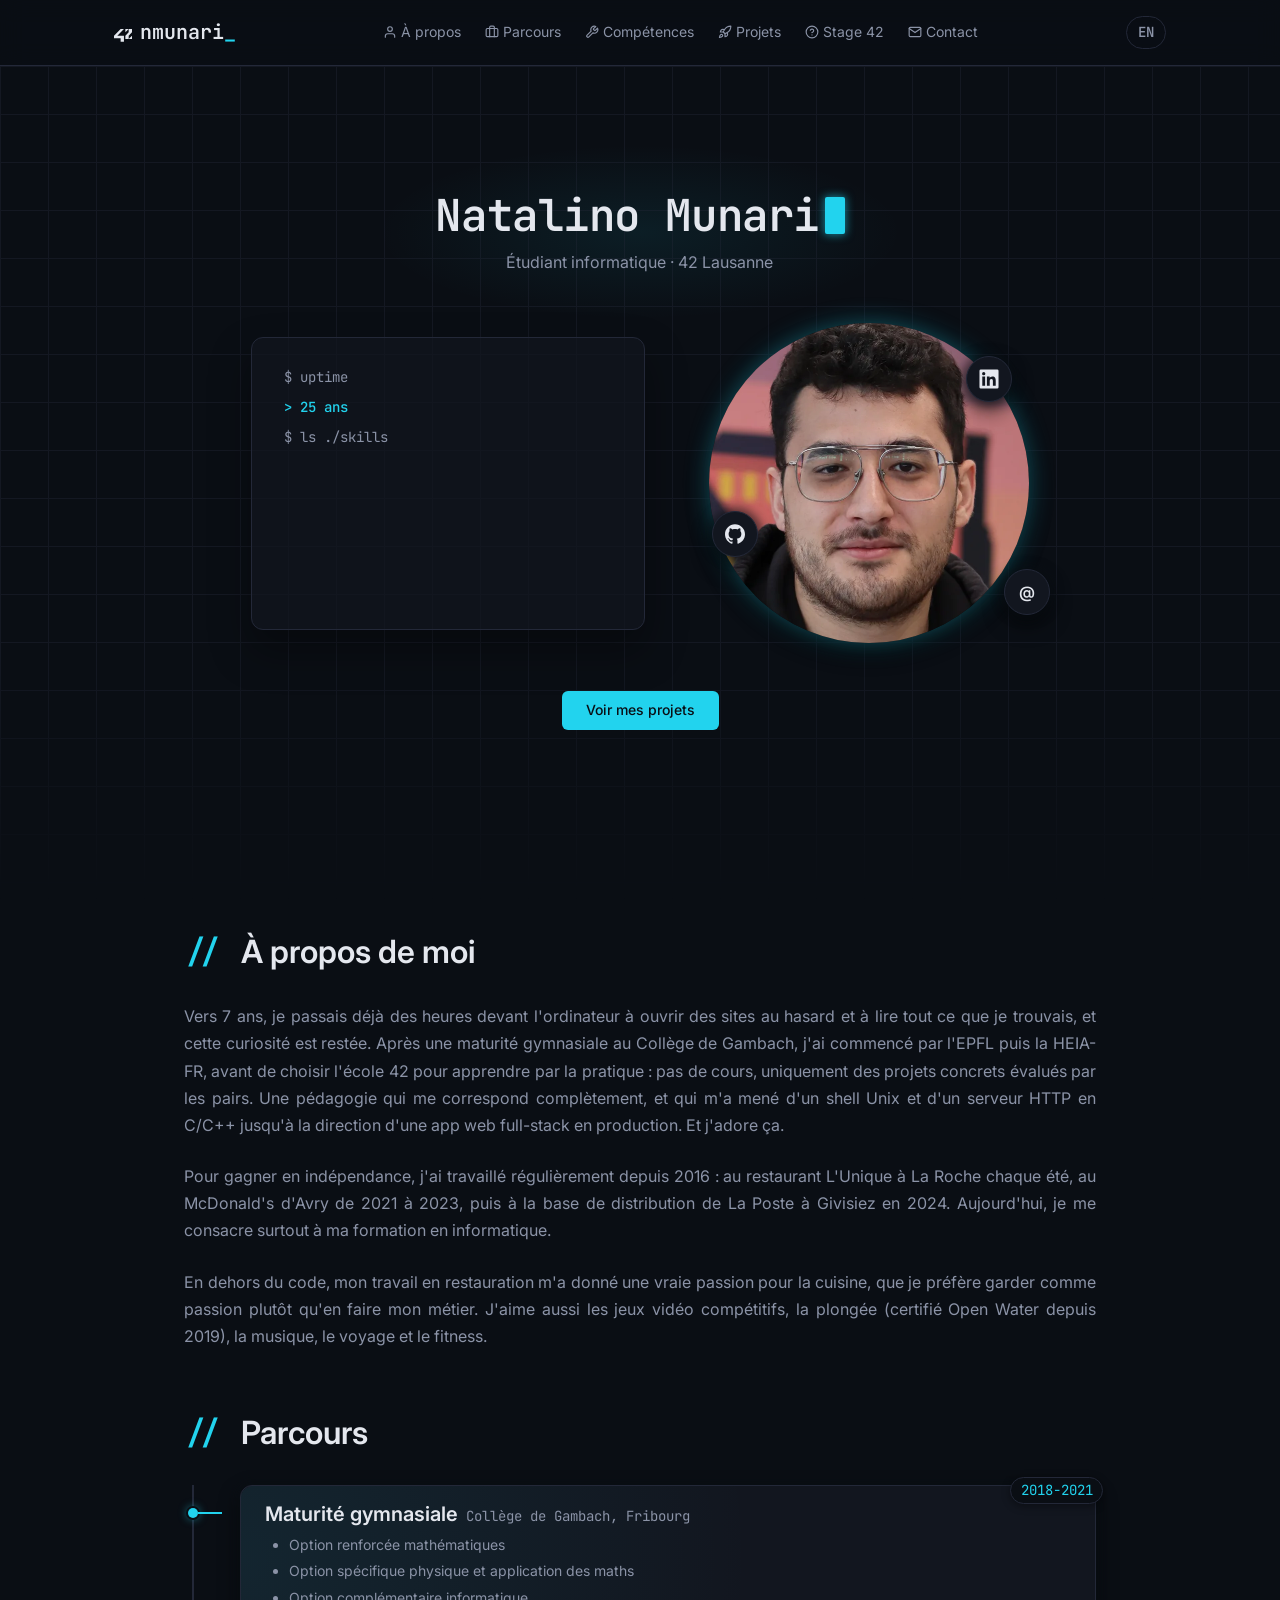
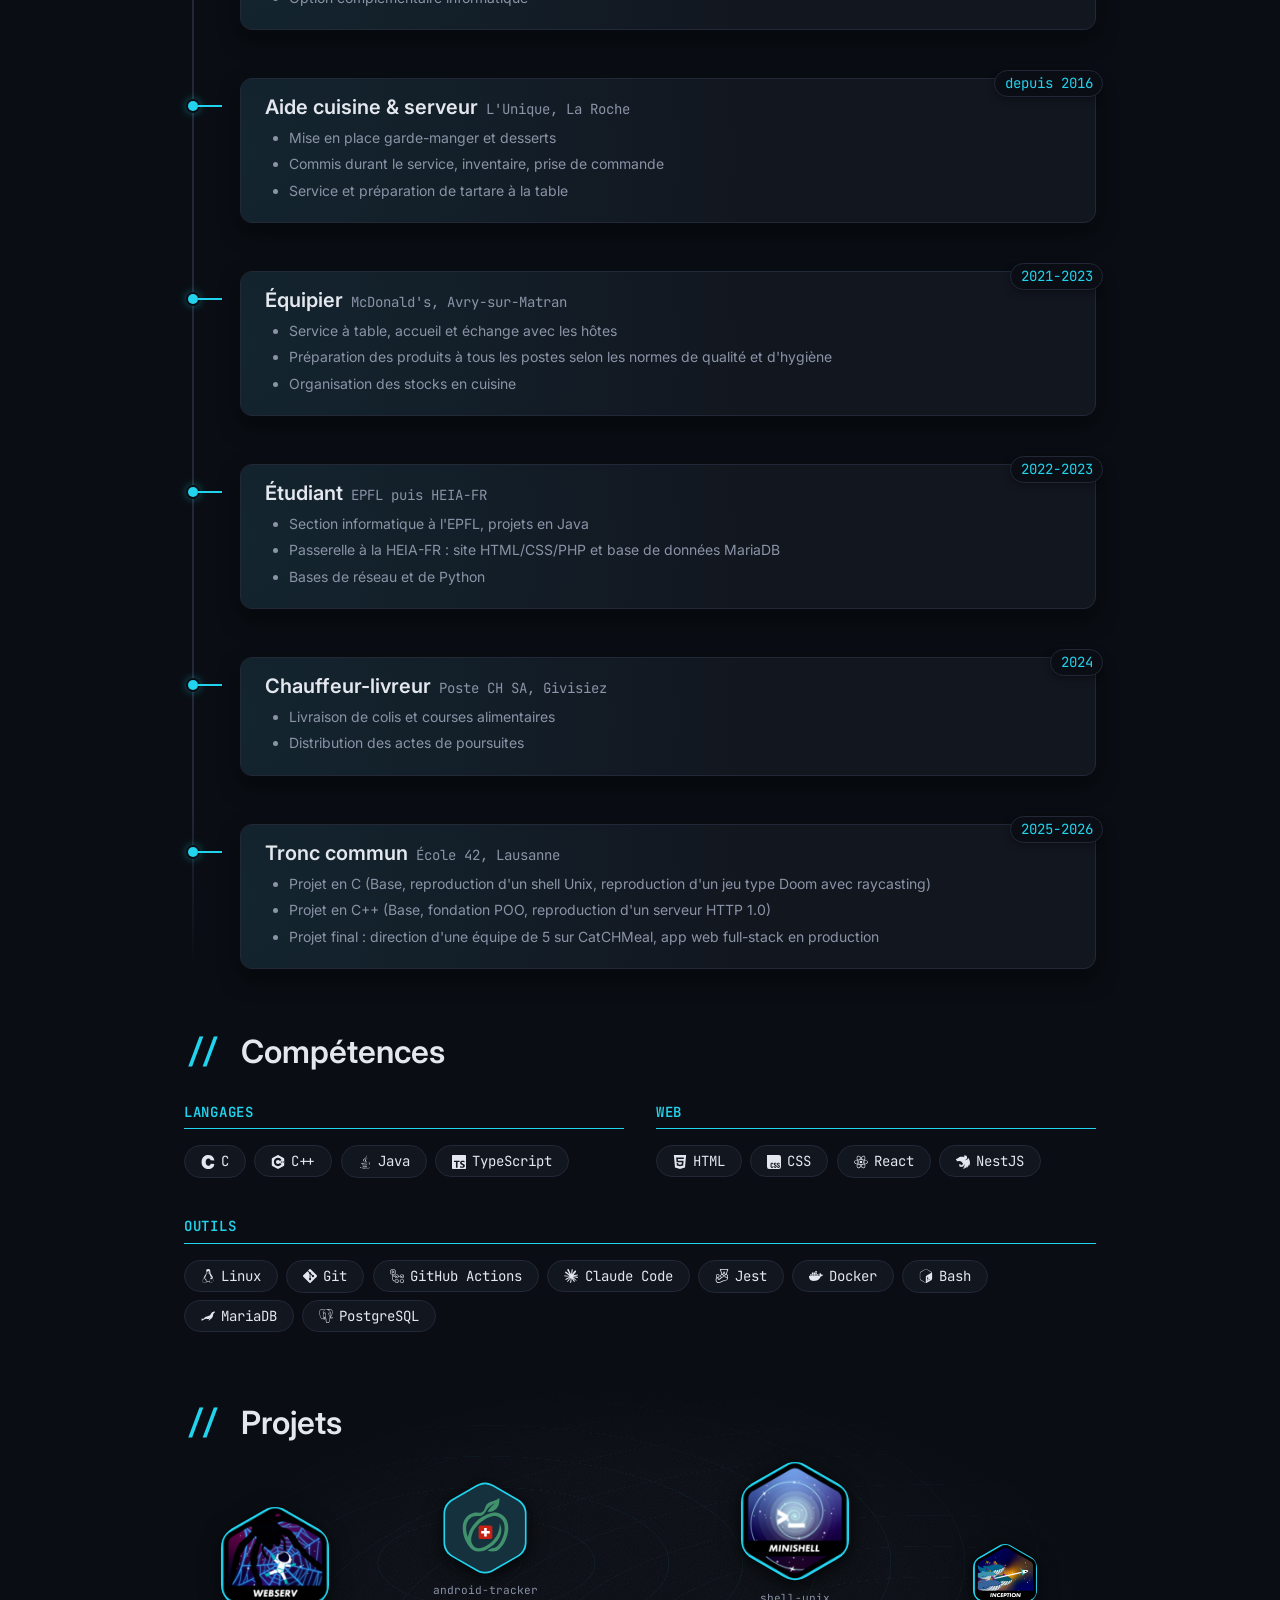
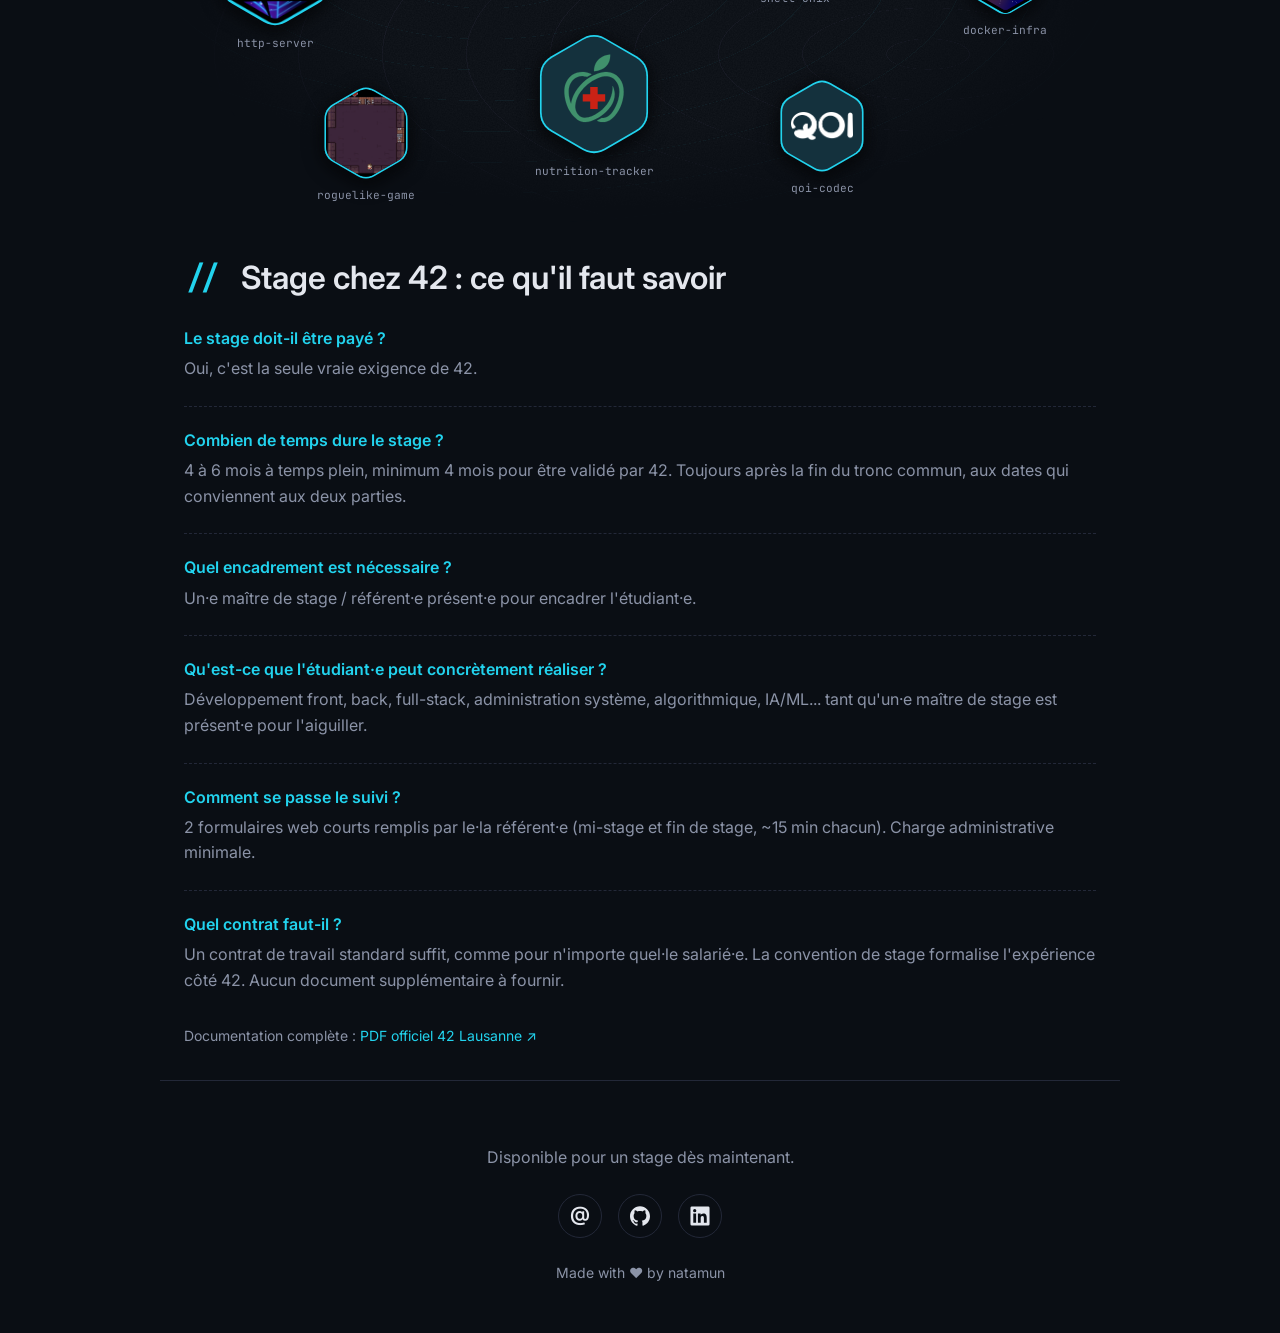
<file: index.html>
<!DOCTYPE html>
<html lang="fr">
<!-- Inspirées du travail de Kan3an sur CodePen : https://codepen.io/Kan3an -->

<head>
  <meta charset="UTF-8">
  <meta name="viewport" content="width=device-width, initial-scale=1.0">
  <title>Natalino Munari</title>
  <meta name="description"
    content="Portfolio de Natalino Munari, étudiant à 42 Lausanne à la recherche d'un stage informatique dans le canton de Fribourg.">
  <meta property="og:type" content="website">
  <meta property="og:url" content="https://natamun.github.io/">
  <meta property="og:title" content="Natalino Munari">
  <meta property="og:description"
    content="Portfolio de Natalino Munari, étudiant à 42 Lausanne à la recherche d'un stage informatique dans le canton de Fribourg.">
  <meta property="og:image" content="https://natamun.github.io/assets/img/og-image.jpg">
  <meta property="og:locale" content="fr_CH">
  <link rel="icon" type="image/svg+xml" href="assets/img/favicon.svg">
  <link rel="preconnect" href="https://fonts.googleapis.com">
  <link rel="preconnect" href="https://fonts.gstatic.com" crossorigin>
  <link
    href="https://fonts.googleapis.com/css2?family=Inter:wght@400;500;600;700&family=JetBrains+Mono:wght@400;500;600&display=swap"
    rel="stylesheet">
  <link rel="stylesheet" href="assets/css/style.css">
  <script>
    if ('scrollRestoration' in history) {
      history.scrollRestoration = 'manual';
    }
  </script>
</head>

<body>
  <svg class="icon-sprite" aria-hidden="true">
    <defs>
      <symbol id="i-c" viewBox="0 0 24 24">
        <path
          d="M16.5921 9.1962s-.354-3.298-3.627-3.39c-3.2741-.09-4.9552 2.474-4.9552 6.14 0 3.6651 1.858 6.5972 5.0451 6.5972 3.184 0 3.5381-3.665 3.5381-3.665l6.1041.365s.36 3.31-2.196 5.836c-2.552 2.5241-5.6901 2.9371-7.8762 2.9201-2.19-.017-5.2261.034-8.1602-2.97-2.938-3.0101-3.436-5.9302-3.436-8.8002 0-2.8701.556-6.6702 4.047-9.5502C7.444.72 9.849 0 12.254 0c10.0422 0 10.7172 9.2602 10.7172 9.2602z" />
      </symbol>
      <symbol id="i-cpp" viewBox="0 0 24 24">
        <path
          d="M22.394 6c-.167-.29-.398-.543-.652-.69L12.926.22c-.509-.294-1.34-.294-1.848 0L2.26 5.31c-.508.293-.923 1.013-.923 1.6v10.18c0 .294.104.62.271.91.167.29.398.543.652.69l8.816 5.09c.508.293 1.34.293 1.848 0l8.816-5.09c.254-.147.485-.4.652-.69.167-.29.27-.616.27-.91V6.91c.003-.294-.1-.62-.268-.91zM12 19.11c-3.92 0-7.109-3.19-7.109-7.11 0-3.92 3.19-7.11 7.11-7.11a7.133 7.133 0 016.156 3.553l-3.076 1.78a3.567 3.567 0 00-3.08-1.78A3.56 3.56 0 008.444 12 3.56 3.56 0 0012 15.555a3.57 3.57 0 003.08-1.778l3.078 1.78A7.135 7.135 0 0112 19.11zm7.11-6.715h-.79v.79h-.79v-.79h-.79v-.79h.79v-.79h.79v.79h.79zm2.962 0h-.79v.79h-.79v-.79h-.79v-.79h.79v-.79h.79v.79h.79z" />
      </symbol>
      <symbol id="i-java" viewBox="0 0 128 128">
        <path
          d="M47.617 98.12c-19.192 5.362 11.677 16.439 36.115 5.969-4.003-1.556-6.874-3.351-6.874-3.351-10.897 2.06-15.952 2.222-25.844 1.092-8.164-.935-3.397-3.71-3.397-3.71zm33.189-10.46c-14.444 2.779-22.787 2.69-33.354 1.6-8.171-.845-2.822-4.805-2.822-4.805-21.137 7.016 11.767 14.977 41.309 6.336-3.14-1.106-5.133-3.131-5.133-3.131zm11.319-60.575c.001 0-42.731 10.669-22.323 34.187 6.024 6.935-1.58 13.17-1.58 13.17s15.289-7.891 8.269-17.777c-6.559-9.215-11.587-13.793 15.634-29.58zm9.998 81.144s3.529 2.91-3.888 5.159c-14.102 4.272-58.706 5.56-71.095.171-4.45-1.938 3.899-4.625 6.526-5.192 2.739-.593 4.303-.485 4.303-.485-4.952-3.487-32.013 6.85-13.742 9.815 49.821 8.076 90.817-3.637 77.896-9.468zM85 77.896c2.395-1.634 5.703-3.053 5.703-3.053s-9.424 1.685-18.813 2.474c-11.494.964-23.823 1.154-30.012.326-14.652-1.959 8.033-7.348 8.033-7.348s-8.812-.596-19.644 4.644C17.455 81.134 61.958 83.958 85 77.896zm5.609 15.145c-.108.29-.468.616-.468.616 31.273-8.221 19.775-28.979 4.822-23.725-1.312.464-2 1.543-2 1.543s.829-.334 2.678-.72c7.559-1.575 18.389 10.119-5.032 22.286zM64.181 70.069c-4.614-10.429-20.26-19.553.007-35.559C89.459 14.563 76.492 1.587 76.492 1.587c5.23 20.608-18.451 26.833-26.999 39.667-5.821 8.745 2.857 18.142 14.688 28.815zm27.274 51.748c-19.187 3.612-42.854 3.191-56.887.874 0 0 2.874 2.38 17.646 3.331 22.476 1.437 57-.8 57.816-11.436.001 0-1.57 4.032-18.575 7.231z" />
      </symbol>
      <symbol id="i-html5" viewBox="0 0 24 24">
        <path
          d="M1.5 0h21l-1.91 21.563L11.977 24l-8.564-2.438L1.5 0zm7.031 9.75l-.232-2.718 10.059.003.23-2.622L5.412 4.41l.698 8.01h9.126l-.326 3.426-2.91.804-2.955-.81-.188-2.11H6.248l.33 4.171L12 19.351l5.379-1.443.744-8.157H8.531z" />
      </symbol>
      <symbol id="i-css" viewBox="0 0 24 24">
        <path
          d="M0 0v20.16A3.84 3.84 0 0 0 3.84 24h16.32A3.84 3.84 0 0 0 24 20.16V3.84A3.84 3.84 0 0 0 20.16 0Zm14.256 13.08c1.56 0 2.28 1.08 2.304 2.64h-1.608c.024-.288-.048-.6-.144-.84-.096-.192-.288-.264-.552-.264-.456 0-.696.264-.696.84-.024.576.288.888.768 1.08.72.288 1.608.744 1.92 1.296q.432.648.432 1.656c0 1.608-.912 2.592-2.496 2.592-1.656 0-2.4-1.032-2.424-2.688h1.68c0 .792.264 1.176.792 1.176.264 0 .456-.072.552-.24.192-.312.24-1.176-.048-1.512-.312-.408-.912-.6-1.32-.816q-.828-.396-1.224-.936c-.24-.36-.36-.888-.36-1.536 0-1.44.936-2.472 2.424-2.448m5.4 0c1.584 0 2.304 1.08 2.328 2.64h-1.608c0-.288-.048-.6-.168-.84-.096-.192-.264-.264-.528-.264-.48 0-.72.264-.72.84s.288.888.792 1.08c.696.288 1.608.744 1.92 1.296.264.432.408.984.408 1.656.024 1.608-.888 2.592-2.472 2.592-1.68 0-2.424-1.056-2.448-2.688h1.68c0 .744.264 1.176.792 1.176.264 0 .456-.072.552-.24.216-.312.264-1.176-.048-1.512-.288-.408-.888-.6-1.32-.816-.552-.264-.96-.576-1.2-.936s-.36-.888-.36-1.536c-.024-1.44.912-2.472 2.4-2.448m-11.031.018c.711-.006 1.419.198 1.839.63.432.432.672 1.128.648 1.992H9.336c.024-.456-.096-.792-.432-.96-.312-.144-.768-.048-.888.24-.12.264-.192.576-.168.864v3.504c0 .744.264 1.128.768 1.128a.65.65 0 0 0 .552-.264c.168-.24.192-.552.168-.84h1.776c.096 1.632-.984 2.712-2.568 2.688-1.536 0-2.496-.864-2.472-2.472v-4.032c0-.816.24-1.44.696-1.848.432-.408 1.146-.624 1.857-.63" />
      </symbol>
      <symbol id="i-linux" viewBox="0 0 24 24">
        <path
          d="M12.504 0c-.155 0-.315.008-.48.021-4.226.333-3.105 4.807-3.17 6.298-.076 1.092-.3 1.953-1.05 3.02-.885 1.051-2.127 2.75-2.716 4.521-.278.832-.41 1.684-.287 2.489a.424.424 0 00-.11.135c-.26.268-.45.6-.663.839-.199.199-.485.267-.797.4-.313.136-.658.269-.864.68-.09.189-.136.394-.132.602 0 .199.027.4.055.536.058.399.116.728.04.97-.249.68-.28 1.145-.106 1.484.174.334.535.47.94.601.81.2 1.91.135 2.774.6.926.466 1.866.67 2.616.47.526-.116.97-.464 1.208-.946.587-.003 1.23-.269 2.26-.334.699-.058 1.574.267 2.577.2.025.134.063.198.114.333l.003.003c.391.778 1.113 1.132 1.884 1.071.771-.06 1.592-.536 2.257-1.306.631-.765 1.683-1.084 2.378-1.503.348-.199.629-.469.649-.853.023-.4-.2-.811-.714-1.376v-.097l-.003-.003c-.17-.2-.25-.535-.338-.926-.085-.401-.182-.786-.492-1.046h-.003c-.059-.054-.123-.067-.188-.135a.357.357 0 00-.19-.064c.431-1.278.264-2.55-.173-3.694-.533-1.41-1.465-2.638-2.175-3.483-.796-1.005-1.576-1.957-1.56-3.368.026-2.152.236-6.133-3.544-6.139zm.529 3.405h.013c.213 0 .396.062.584.198.19.135.33.332.438.533.105.259.158.459.166.724 0-.02.006-.04.006-.06v.105a.086.086 0 01-.004-.021l-.004-.024a1.807 1.807 0 01-.15.706.953.953 0 01-.213.335.71.71 0 00-.088-.042c-.104-.045-.198-.064-.284-.133a1.312 1.312 0 00-.22-.066c.05-.06.146-.133.183-.198.053-.128.082-.264.088-.402v-.02a1.21 1.21 0 00-.061-.4c-.045-.134-.101-.2-.183-.333-.084-.066-.167-.132-.267-.132h-.016c-.093 0-.176.03-.262.132a.8.8 0 00-.205.334 1.18 1.18 0 00-.09.4v.019c.002.089.008.179.02.267-.193-.067-.438-.135-.607-.202a1.635 1.635 0 01-.018-.2v-.02a1.772 1.772 0 01.15-.768c.082-.22.232-.406.43-.533a.985.985 0 01.594-.2zm-2.962.059h.036c.142 0 .27.048.399.135.146.129.264.288.344.465.09.199.14.4.153.667v.004c.007.134.006.2-.002.266v.08c-.03.007-.056.018-.083.024-.152.055-.274.135-.393.2.012-.09.013-.18.003-.267v-.015c-.012-.133-.04-.2-.082-.333a.613.613 0 00-.166-.267.248.248 0 00-.183-.064h-.021c-.071.006-.13.04-.186.132a.552.552 0 00-.12.27.944.944 0 00-.023.33v.015c.012.135.037.2.08.334.046.134.098.2.166.268.01.009.02.018.034.024-.07.057-.117.07-.176.136a.304.304 0 01-.131.068 2.62 2.62 0 01-.275-.402 1.772 1.772 0 01-.155-.667 1.759 1.759 0 01.08-.668 1.43 1.43 0 01.283-.535c.128-.133.26-.2.418-.2zm1.37 1.706c.332 0 .733.065 1.216.399.293.2.523.269 1.052.468h.003c.255.136.405.266.478.399v-.131a.571.571 0 01.016.47c-.123.31-.516.643-1.063.842v.002c-.268.135-.501.333-.775.465-.276.135-.588.292-1.012.267a1.139 1.139 0 01-.448-.067 3.566 3.566 0 01-.322-.198c-.195-.135-.363-.332-.612-.465v-.005h-.005c-.4-.246-.616-.512-.686-.71-.07-.268-.005-.47.193-.6.224-.135.38-.271.483-.336.104-.074.143-.102.176-.131h.002v-.003c.169-.202.436-.47.839-.601.139-.036.294-.065.466-.065zm2.8 2.142c.358 1.417 1.196 3.475 1.735 4.473.286.534.855 1.659 1.102 3.024.156-.005.33.018.513.064.646-1.671-.546-3.467-1.089-3.966-.22-.2-.232-.335-.123-.335.59.534 1.365 1.572 1.646 2.757.13.535.16 1.104.021 1.67.067.028.135.06.205.067 1.032.534 1.413.938 1.23 1.537v-.043c-.06-.003-.12 0-.18 0h-.016c.151-.467-.182-.825-1.065-1.224-.915-.4-1.646-.336-1.77.465-.008.043-.013.066-.018.135-.068.023-.139.053-.209.064-.43.268-.662.669-.793 1.187-.13.533-.17 1.156-.205 1.869v.003c-.02.334-.17.838-.319 1.35-1.5 1.072-3.58 1.538-5.348.334a2.645 2.645 0 00-.402-.533 1.45 1.45 0 00-.275-.333c.182 0 .338-.03.465-.067a.615.615 0 00.314-.334c.108-.267 0-.697-.345-1.163-.345-.467-.931-.995-1.788-1.521-.63-.4-.986-.87-1.15-1.396-.165-.534-.143-1.085-.015-1.645.245-1.07.873-2.11 1.274-2.763.107-.065.037.135-.408.974-.396.751-1.14 2.497-.122 3.854a8.123 8.123 0 01.647-2.876c.564-1.278 1.743-3.504 1.836-5.268.048.036.217.135.289.202.218.133.38.333.59.465.21.201.477.335.876.335.039.003.075.006.11.006.412 0 .73-.134.997-.268.29-.134.52-.334.74-.4h.005c.467-.135.835-.402 1.044-.7zm2.185 8.958c.037.6.343 1.245.882 1.377.588.134 1.434-.333 1.791-.765l.211-.01c.315-.007.577.01.847.268l.003.003c.208.199.305.53.391.876.085.4.154.78.409 1.066.486.527.645.906.636 1.14l.003-.007v.018l-.003-.012c-.015.262-.185.396-.498.595-.63.401-1.746.712-2.457 1.57-.618.737-1.37 1.14-2.036 1.191-.664.053-1.237-.2-1.574-.898l-.005-.003c-.21-.4-.12-1.025.056-1.69.176-.668.428-1.344.463-1.897.037-.714.076-1.335.195-1.814.12-.465.308-.797.641-.984l.045-.022zm-10.814.049h.01c.053 0 .105.005.157.014.376.055.706.333 1.023.752l.91 1.664.003.003c.243.533.754 1.064 1.189 1.637.434.598.77 1.131.729 1.57v.006c-.057.744-.48 1.148-1.125 1.294-.645.135-1.52.002-2.395-.464-.968-.536-2.118-.469-2.857-.602-.369-.066-.61-.2-.723-.4-.11-.2-.113-.602.123-1.23v-.004l.002-.003c.117-.334.03-.752-.027-1.118-.055-.401-.083-.71.043-.94.16-.334.396-.4.69-.533.294-.135.64-.202.915-.47h.002v-.002c.256-.268.445-.601.668-.838.19-.201.38-.336.663-.336zm7.159-9.074c-.435.201-.945.535-1.488.535-.542 0-.97-.267-1.28-.466-.154-.134-.28-.268-.373-.335-.164-.134-.144-.333-.074-.333.109.016.129.134.199.2.096.066.215.2.36.333.292.2.68.467 1.167.467.485 0 1.053-.267 1.398-.466.195-.135.445-.334.648-.467.156-.136.149-.267.279-.267.128.016.034.134-.147.332a8.097 8.097 0 01-.69.468zm-1.082-1.583V5.64c-.006-.02.013-.042.029-.05.074-.043.18-.027.26.004.063 0 .16.067.15.135-.006.049-.085.066-.135.066-.055 0-.092-.043-.141-.068-.052-.018-.146-.008-.163-.065zm-.551 0c-.02.058-.113.049-.166.066-.047.025-.086.068-.14.068-.05 0-.13-.02-.136-.068-.01-.066.088-.133.15-.133.08-.031.184-.047.259-.005.019.009.036.03.03.05v.02h.003z" />
      </symbol>
      <symbol id="i-git" viewBox="0 0 24 24">
        <path
          d="M13.09 23.549a1.54 1.54 0 0 1-2.18 0L.451 13.089a1.54 1.54 0 0 1 0-2.179l7.191-7.19 2.733 2.733a1.85 1.85 0 0 0 .964 2.326v6.66a1.849 1.849 0 1 0 1.54 0V8.957l2.508 2.508a1.85 1.85 0 1 0 1.09-1.09l-2.634-2.634a1.85 1.85 0 0 0-2.378-2.377L8.73 2.63 10.91.451a1.54 1.54 0 0 1 2.179 0l10.459 10.46a1.54 1.54 0 0 1 0 2.179z" />
      </symbol>
      <symbol id="i-docker" viewBox="0 0 24 24">
        <path
          d="M13.983 11.078h2.119a.186.186 0 00.186-.185V9.006a.186.186 0 00-.186-.186h-2.119a.185.185 0 00-.185.185v1.888c0 .102.083.185.185.185m-2.954-5.43h2.118a.186.186 0 00.186-.186V3.574a.186.186 0 00-.186-.185h-2.118a.185.185 0 00-.185.185v1.888c0 .102.082.185.185.185m0 2.716h2.118a.187.187 0 00.186-.186V6.29a.186.186 0 00-.186-.185h-2.118a.185.185 0 00-.185.185v1.887c0 .102.082.185.185.186m-2.93 0h2.12a.186.186 0 00.184-.186V6.29a.185.185 0 00-.185-.185H8.1a.185.185 0 00-.185.185v1.887c0 .102.083.185.185.186m-2.964 0h2.119a.186.186 0 00.185-.186V6.29a.185.185 0 00-.185-.185H5.136a.186.186 0 00-.186.185v1.887c0 .102.084.185.186.186m5.893 2.715h2.118a.186.186 0 00.186-.185V9.006a.186.186 0 00-.186-.186h-2.118a.185.185 0 00-.185.185v1.888c0 .102.082.185.185.185m-2.93 0h2.12a.185.185 0 00.184-.185V9.006a.185.185 0 00-.184-.186h-2.12a.185.185 0 00-.184.185v1.888c0 .102.083.185.185.185m-2.964 0h2.119a.185.185 0 00.185-.185V9.006a.185.185 0 00-.184-.186h-2.12a.186.186 0 00-.186.186v1.887c0 .102.084.185.186.185m-2.92 0h2.12a.185.185 0 00.184-.185V9.006a.185.185 0 00-.184-.186h-2.12a.185.185 0 00-.184.185v1.888c0 .102.082.185.185.185M23.763 9.89c-.065-.051-.672-.51-1.954-.51-.338.001-.676.03-1.01.087-.248-1.7-1.653-2.53-1.716-2.566l-.344-.199-.226.327c-.284.438-.49.922-.612 1.43-.23.97-.09 1.882.403 2.661-.595.332-1.55.413-1.744.42H.751a.751.751 0 00-.75.748 11.376 11.376 0 00.692 4.062c.545 1.428 1.355 2.48 2.41 3.124 1.18.723 3.1 1.137 5.275 1.137.983.003 1.963-.086 2.93-.266a12.248 12.248 0 003.823-1.389c.98-.567 1.86-1.288 2.61-2.136 1.252-1.418 1.998-2.997 2.553-4.4h.221c1.372 0 2.215-.549 2.68-1.009.309-.293.55-.65.707-1.046l.098-.288Z" />
      </symbol>
      <symbol id="i-bash" viewBox="0 0 24 24">
        <path
          d="M21.038,4.9l-7.577-4.498C13.009,0.134,12.505,0,12,0c-0.505,0-1.009,0.134-1.462,0.403L2.961,4.9 C2.057,5.437,1.5,6.429,1.5,7.503v8.995c0,1.073,0.557,2.066,1.462,2.603l7.577,4.497C10.991,23.866,11.495,24,12,24 c0.505,0,1.009-0.134,1.461-0.402l7.577-4.497c0.904-0.537,1.462-1.529,1.462-2.603V7.503C22.5,6.429,21.943,5.437,21.038,4.9z M15.17,18.946l0.013,0.646c0.001,0.078-0.05,0.167-0.111,0.198l-0.383,0.22c-0.061,0.031-0.111-0.007-0.112-0.085L14.57,19.29 c-0.328,0.136-0.66,0.169-0.872,0.084c-0.04-0.016-0.057-0.075-0.041-0.142l0.139-0.584c0.011-0.046,0.036-0.092,0.069-0.121 c0.012-0.011,0.024-0.02,0.036-0.026c0.022-0.011,0.043-0.014,0.062-0.006c0.229,0.077,0.521,0.041,0.802-0.101 c0.357-0.181,0.596-0.545,0.592-0.907c-0.003-0.328-0.181-0.465-0.613-0.468c-0.55,0.001-1.064-0.107-1.072-0.917 c-0.007-0.667,0.34-1.361,0.889-1.8l-0.007-0.652c-0.001-0.08,0.048-0.168,0.111-0.2l0.37-0.236 c0.061-0.031,0.111,0.007,0.112,0.087l0.006,0.653c0.273-0.109,0.511-0.138,0.726-0.088c0.047,0.012,0.067,0.076,0.048,0.151 l-0.144,0.578c-0.011,0.044-0.036,0.088-0.065,0.116c-0.012,0.012-0.025,0.021-0.038,0.028c-0.019,0.01-0.038,0.013-0.057,0.009 c-0.098-0.022-0.332-0.073-0.699,0.113c-0.385,0.195-0.52,0.53-0.517,0.778c0.003,0.297,0.155,0.387,0.681,0.396 c0.7,0.012,1.003,0.318,1.01,1.023C16.105,17.747,15.736,18.491,15.17,18.946z M19.143,17.859c0,0.06-0.008,0.116-0.058,0.145 l-1.916,1.164c-0.05,0.029-0.09,0.004-0.09-0.056v-0.494c0-0.06,0.037-0.093,0.087-0.122l1.887-1.129 c0.05-0.029,0.09-0.004,0.09,0.056V17.859z M20.459,6.797l-7.168,4.427c-0.894,0.523-1.553,1.109-1.553,2.187v8.833 c0,0.645,0.26,1.063,0.66,1.184c-0.131,0.023-0.264,0.039-0.398,0.039c-0.42,0-0.833-0.114-1.197-0.33L3.226,18.64 c-0.741-0.44-1.201-1.261-1.201-2.142V7.503c0-0.881,0.46-1.702,1.201-2.142l7.577-4.498c0.363-0.216,0.777-0.33,1.197-0.33 c0.419,0,0.833,0.114,1.197,0.33l7.577,4.498c0.624,0.371,1.046,1.013,1.164,1.732C21.686,6.557,21.12,6.411,20.459,6.797z" />
      </symbol>
      <symbol id="i-mariadb" viewBox="0 0 24 24">
        <path
          d="M23.157 4.412c-.676.284-.79.31-1.673.372-.65.045-.757.057-1.212.209-.75.246-1.395.75-2.02 1.59-.296.398-1.249 1.913-1.249 1.988 0 .057-.65.998-.915 1.32-.574.713-1.08 1.079-2.14 1.59-.77.36-1.224.524-4.102 1.477-1.073.353-2.133.738-2.367.864-.852.449-1.515 1.036-2.203 1.938-1.003 1.32-.972 1.313-3.042.947a12.264 12.264 0 00-.675-.063c-.644-.05-1.023.044-1.332.334L0 17.193l.177.088c.094.05.353.234.561.398.215.17.461.347.55.391.088.044.17.088.183.101.012.013-.089.17-.228.353-.435.581-.593.871-.574 1.048.019.164.032.17.43.17.517-.006.826-.056 1.261-.208.65-.233 2.058-.94 2.784-1.4.776-.5 1.717-.998 1.956-1.042.082-.02.354-.07.594-.114.58-.107 1.464-.095 2.587.05.108.013.373.045.6.064.227.025.43.057.454.076.026.012.474.037.998.056.934.026 1.104.007 1.3-.189.126-.133.385-.631.498-.985.209-.643.417-.921.366-.492-.113.966-.322 1.692-.713 2.411-.259.499-.663 1.092-.934 1.395-.322.347-.315.36.088.315.619-.063 1.471-.397 2.096-.82.827-.562 1.647-1.691 2.19-3.03.107-.27.22-.22.183.083-.013.094-.038.315-.057.498l-.031.328.353-.202c.833-.48 1.414-1.262 2.127-2.884.227-.518.877-2.922 1.073-3.976a9.64 9.64 0 01.271-1.042c.127-.429.196-.555.48-.858.183-.19.625-.555.978-.808.72-.505.953-.75 1.187-1.205.208-.417.284-1.13.132-1.357-.132-.202-.284-.196-.763.006Z" />
      </symbol>
      <symbol id="i-react" viewBox="0 0 24 24">
        <path
          d="M14.23 12.004a2.236 2.236 0 0 1-2.235 2.236 2.236 2.236 0 0 1-2.236-2.236 2.236 2.236 0 0 1 2.235-2.236 2.236 2.236 0 0 1 2.236 2.236zm2.648-10.69c-1.346 0-3.107.96-4.888 2.622-1.78-1.653-3.542-2.602-4.887-2.602-.41 0-.783.093-1.106.278-1.375.793-1.683 3.264-.973 6.365C1.98 8.917 0 10.42 0 12.004c0 1.59 1.99 3.097 5.043 4.03-.704 3.113-.39 5.588.988 6.38.32.187.69.275 1.102.275 1.345 0 3.107-.96 4.888-2.624 1.78 1.654 3.542 2.603 4.887 2.603.41 0 .783-.09 1.106-.275 1.374-.792 1.683-3.263.973-6.365C22.02 15.096 24 13.59 24 12.004c0-1.59-1.99-3.097-5.043-4.032.704-3.11.39-5.587-.988-6.38-.318-.184-.688-.277-1.092-.278zm-.005 1.09v.006c.225 0 .406.044.558.127.666.382.955 1.835.73 3.704-.054.46-.142.945-.25 1.44-.96-.236-2.006-.417-3.107-.534-.66-.905-1.345-1.727-2.035-2.447 1.592-1.48 3.087-2.292 4.105-2.295zm-9.77.02c1.012 0 2.514.808 4.11 2.28-.686.72-1.37 1.537-2.02 2.442-1.107.117-2.154.298-3.113.538-.112-.49-.195-.964-.254-1.42-.23-1.868.054-3.32.714-3.707.19-.09.4-.127.563-.132zm4.882 3.05c.455.468.91.992 1.36 1.564-.44-.02-.89-.034-1.345-.034-.46 0-.915.01-1.36.034.44-.572.895-1.096 1.345-1.565zM12 8.1c.74 0 1.477.034 2.202.093.406.582.802 1.203 1.183 1.86.372.64.71 1.29 1.018 1.946-.308.655-.646 1.31-1.013 1.95-.38.66-.773 1.288-1.18 1.87-.728.063-1.466.098-2.21.098-.74 0-1.477-.035-2.202-.093-.406-.582-.802-1.204-1.183-1.86-.372-.64-.71-1.29-1.018-1.946.303-.657.646-1.313 1.013-1.954.38-.66.773-1.286 1.18-1.868.728-.064 1.466-.098 2.21-.098zm-3.635.254c-.24.377-.48.763-.704 1.16-.225.39-.435.782-.635 1.174-.265-.656-.49-1.31-.676-1.947.64-.15 1.315-.283 2.015-.386zm7.26 0c.695.103 1.365.23 2.006.387-.18.632-.405 1.282-.66 1.933-.2-.39-.41-.783-.64-1.174-.225-.392-.465-.774-.705-1.146zm3.063.675c.484.15.944.317 1.375.498 1.732.74 2.852 1.708 2.852 2.476-.005.768-1.125 1.74-2.857 2.475-.42.18-.88.342-1.355.493-.28-.958-.646-1.956-1.1-2.98.45-1.017.81-2.01 1.085-2.964zm-13.395.004c.278.96.645 1.957 1.1 2.98-.45 1.017-.812 2.01-1.086 2.964-.484-.15-.944-.318-1.37-.5-1.732-.737-2.852-1.706-2.852-2.474 0-.768 1.12-1.742 2.852-2.476.42-.18.88-.342 1.356-.494zm11.678 4.28c.265.657.49 1.312.676 1.948-.64.157-1.316.29-2.016.39.24-.375.48-.762.705-1.158.225-.39.435-.788.636-1.18zm-9.945.02c.2.392.41.783.64 1.175.23.39.465.772.705 1.143-.695-.102-1.365-.23-2.006-.386.18-.63.406-1.282.66-1.933zM17.92 16.32c.112.493.2.968.254 1.423.23 1.868-.054 3.32-.714 3.708-.147.09-.338.128-.563.128-1.012 0-2.514-.807-4.11-2.28.686-.72 1.37-1.536 2.02-2.44 1.107-.118 2.154-.3 3.113-.54zm-11.83.01c.96.234 2.006.415 3.107.532.66.905 1.345 1.727 2.035 2.446-1.595 1.483-3.092 2.295-4.11 2.295-.22-.005-.406-.05-.553-.132-.666-.38-.955-1.834-.73-3.703.054-.46.142-.944.25-1.438zm4.56.64c.44.02.89.034 1.345.034.46 0 .915-.01 1.36-.034-.44.572-.895 1.095-1.345 1.565-.455-.47-.91-.993-1.36-1.565z" />
      </symbol>
      <symbol id="i-nestjs" viewBox="0 0 24 24">
        <path
          d="M14.131.047c-.173 0-.334.037-.483.087.316.21.49.49.576.806.007.043.019.074.025.117a.681.681 0 0 1 .013.112c.024.545-.143.614-.26.936-.18.415-.13.861.086 1.22a.74.74 0 0 0 .074.137c-.235-1.568 1.073-1.803 1.314-2.293.019-.428-.334-.713-.613-.911a1.37 1.37 0 0 0-.732-.21zM16.102.4c-.024.143-.006.106-.012.18-.006.05-.006.112-.012.161-.013.05-.025.1-.044.149-.012.05-.03.1-.05.149l-.067.142c-.02.025-.031.05-.05.075l-.037.055a2.152 2.152 0 0 1-.093.124c-.037.038-.068.081-.112.112v.006c-.037.031-.074.068-.118.1-.13.099-.278.173-.415.266-.043.03-.087.056-.124.093a.906.906 0 0 0-.118.099c-.043.037-.074.074-.111.118-.031.037-.068.08-.093.124a1.582 1.582 0 0 0-.087.13c-.025.05-.043.093-.068.142-.019.05-.037.093-.05.143a2.007 2.007 0 0 0-.043.155c-.006.025-.006.056-.012.08-.007.025-.007.05-.013.075 0 .05-.006.105-.006.155 0 .037 0 .074.006.111 0 .05.006.1.019.155.006.05.018.1.03.15.02.049.032.098.05.148.013.03.031.062.044.087l-1.426-.552c-.241-.068-.477-.13-.719-.186l-.39-.093c-.372-.074-.75-.13-1.128-.167-.013 0-.019-.006-.031-.006A11.082 11.082 0 0 0 8.9 2.855c-.378.025-.756.074-1.134.136a12.45 12.45 0 0 0-.837.174l-.279.074c-.092.037-.18.08-.266.118l-.205.093c-.012.006-.024.006-.03.012-.063.031-.118.056-.174.087a2.738 2.738 0 0 0-.236.118c-.043.018-.086.043-.124.062a.559.559 0 0 1-.055.03c-.056.032-.112.063-.162.094a1.56 1.56 0 0 0-.148.093c-.044.03-.087.055-.124.086-.006.007-.013.007-.019.013-.037.025-.08.056-.118.087l-.012.012-.093.074c-.012.007-.025.019-.037.025-.031.025-.062.056-.093.08-.006.013-.019.02-.025.025-.037.038-.074.069-.111.106-.007 0-.007.006-.013.012a1.742 1.742 0 0 0-.111.106c-.007.006-.007.012-.013.012a1.454 1.454 0 0 0-.093.1c-.012.012-.03.024-.043.036a1.374 1.374 0 0 1-.106.112c-.006.012-.018.019-.024.03-.05.05-.093.1-.143.15l-.018.018c-.1.106-.205.211-.317.304-.111.1-.229.192-.347.273a3.777 3.777 0 0 1-.762.421c-.13.056-.267.106-.403.149-.26.056-.527.161-.756.18-.05 0-.105.012-.155.018l-.155.037-.149.056c-.05.019-.099.044-.148.068-.044.031-.093.056-.137.087a1.011 1.011 0 0 0-.124.106c-.043.03-.087.074-.124.111-.037.043-.074.08-.105.124-.031.05-.068.093-.093.143a1.092 1.092 0 0 0-.087.142c-.025.056-.05.106-.068.161-.019.05-.037.106-.056.161-.012.05-.025.1-.03.15 0 .005-.007.012-.007.018-.012.056-.012.13-.019.167C.006 7.95 0 7.986 0 8.03a.657.657 0 0 0 .074.31v.006c.019.037.044.075.069.112.024.037.05.074.08.111.031.031.068.069.106.1a.906.906 0 0 0 .117.099c.149.13.186.173.378.272.031.019.062.031.1.05.006 0 .012.006.018.006 0 .013 0 .019.006.031a1.272 1.272 0 0 0 .08.298c.02.037.032.074.05.111.007.013.013.025.02.031.024.05.049.093.073.137l.093.13c.031.037.069.08.106.118.037.037.074.068.118.105 0 0 .006.006.012.006.037.031.074.062.112.087a.986.986 0 0 0 .136.08c.043.025.093.05.142.069a.73.73 0 0 0 .124.043c.007.006.013.006.025.012.025.007.056.013.08.019-.018.335-.024.65.026.762.055.124.328-.254.6-.688-.036.428-.061.93 0 1.079.069.155.44-.329.763-.862 4.395-1.016 8.405 2.02 8.826 6.31-.08-.67-.905-1.041-1.283-.948-.186.458-.502 1.047-1.01 1.413.043-.41.025-.83-.062-1.24a4.009 4.009 0 0 1-.769 1.562c-.588.043-1.177-.242-1.487-.67-.025-.018-.031-.055-.05-.08-.018-.043-.037-.087-.05-.13a.515.515 0 0 1-.037-.13c-.006-.044-.006-.087-.006-.137v-.093a.992.992 0 0 1 .031-.13c.013-.043.025-.086.044-.13.024-.043.043-.087.074-.13.105-.298.105-.54-.087-.682a.706.706 0 0 0-.118-.062c-.024-.006-.055-.018-.08-.025l-.05-.018a.847.847 0 0 0-.13-.031.472.472 0 0 0-.13-.019 1.01 1.01 0 0 0-.136-.012c-.031 0-.062.006-.093.006a.484.484 0 0 0-.137.019c-.043.006-.086.012-.13.024a1.068 1.068 0 0 0-.13.044c-.043.018-.08.037-.124.056-.037.018-.074.043-.118.062-1.444.942-.582 3.148.403 3.787-.372.068-.75.148-.855.229l-.013.012c.267.161.546.298.837.416.397.13.818.247 1.004.297v.006a5.996 5.996 0 0 0 1.562.112c2.746-.192 4.996-2.281 5.405-5.033l.037.161c.019.112.043.23.056.347v.006c.012.056.018.112.025.162v.024c.006.056.012.112.012.162.006.068.012.136.012.204v.1c0 .03.007.067.007.098 0 .038-.007.075-.007.112v.087c0 .043-.006.08-.006.124 0 .025 0 .05-.006.08 0 .044-.006.087-.006.137-.006.018-.006.037-.006.055l-.02.143c0 .019 0 .037-.005.056-.007.062-.019.118-.025.18v.012l-.037.174v.018l-.037.167c0 .007-.007.02-.007.025a1.663 1.663 0 0 1-.043.168v.018c-.019.062-.037.118-.05.174-.006.006-.006.012-.006.012l-.056.186c-.024.062-.043.118-.068.18-.025.062-.043.124-.068.18-.025.062-.05.117-.074.18h-.007c-.024.055-.05.117-.08.173a.302.302 0 0 1-.019.043c-.006.006-.006.013-.012.019a5.867 5.867 0 0 1-1.742 2.082c-.05.031-.099.069-.149.106-.012.012-.03.018-.043.03a2.603 2.603 0 0 1-.136.094l.018.037h.007l.26-.037h.006c.161-.025.322-.056.483-.087.044-.006.093-.019.137-.031l.087-.019c.043-.006.086-.018.13-.024.037-.013.074-.02.111-.031.62-.15 1.221-.354 1.798-.595a9.926 9.926 0 0 1-3.85 3.142c.714-.05 1.426-.167 2.114-.366a9.903 9.903 0 0 0 5.857-4.68 9.893 9.893 0 0 1-1.667 3.986 9.758 9.758 0 0 0 1.655-1.376 9.824 9.824 0 0 0 2.61-5.268c.21.98.272 1.99.18 2.987 4.474-6.241.371-12.712-1.346-14.416-.006-.013-.012-.019-.012-.031-.006.006-.006.006-.006.012 0-.006 0-.006-.007-.012 0 .074-.006.148-.012.223a8.34 8.34 0 0 1-.062.415c-.03.136-.068.273-.105.41-.044.13-.093.266-.15.396a5.322 5.322 0 0 1-.185.378 4.735 4.735 0 0 1-.477.688c-.093.111-.192.21-.292.31a3.994 3.994 0 0 1-.18.155l-.142.124a3.459 3.459 0 0 1-.347.241 4.295 4.295 0 0 1-.366.211c-.13.062-.26.118-.39.174a4.364 4.364 0 0 1-.818.223c-.143.025-.285.037-.422.05a4.914 4.914 0 0 1-.297.012 4.66 4.66 0 0 1-.422-.025 3.137 3.137 0 0 1-.421-.062 3.136 3.136 0 0 1-.415-.105h-.007c.137-.013.273-.025.41-.05a4.493 4.493 0 0 0 .818-.223c.136-.05.266-.112.39-.174.13-.062.248-.13.372-.204.118-.08.235-.161.347-.248.112-.087.217-.18.316-.279.105-.093.198-.198.291-.304.093-.111.18-.223.26-.334.013-.019.026-.044.038-.062.062-.1.124-.199.18-.298a4.272 4.272 0 0 0 .334-.775c.044-.13.075-.266.106-.403.025-.142.05-.278.062-.415.012-.142.025-.285.025-.421 0-.1-.007-.199-.013-.298a6.726 6.726 0 0 0-.05-.415 4.493 4.493 0 0 0-.092-.415c-.044-.13-.087-.267-.137-.397-.05-.13-.111-.26-.173-.384-.069-.124-.137-.248-.211-.366a6.843 6.843 0 0 0-.248-.34c-.093-.106-.186-.212-.285-.317a3.878 3.878 0 0 0-.161-.155c-.28-.217-.57-.421-.862-.607a1.154 1.154 0 0 0-.124-.062 2.415 2.415 0 0 0-.589-.26Z" />
      </symbol>
      <symbol id="i-postgresql" viewBox="0 0 24 24">
        <path
          d="M23.5594 14.7228a.5269.5269 0 0 0-.0563-.1191c-.139-.2632-.4768-.3418-1.0074-.2321-1.6533.3411-2.2935.1312-2.5256-.0191 1.342-2.0482 2.445-4.522 3.0411-6.8297.2714-1.0507.7982-3.5237.1222-4.7316a1.5641 1.5641 0 0 0-.1509-.235C21.6931.9086 19.8007.0248 17.5099.0005c-1.4947-.0158-2.7705.3461-3.1161.4794a9.449 9.449 0 0 0-.5159-.0816 8.044 8.044 0 0 0-1.3114-.1278c-1.1822-.0184-2.2038.2642-3.0498.8406-.8573-.3211-4.7888-1.645-7.2219.0788C.9359 2.1526.3086 3.8733.4302 6.3043c.0409.818.5069 3.334 1.2423 5.7436.4598 1.5065.9387 2.7019 1.4334 3.582.553.9942 1.1259 1.5933 1.7143 1.7895.4474.1491 1.1327.1441 1.8581-.7279.8012-.9635 1.5903-1.8258 1.9446-2.2069.4351.2355.9064.3625 1.39.3772a.0569.0569 0 0 0 .0004.0041 11.0312 11.0312 0 0 0-.2472.3054c-.3389.4302-.4094.5197-1.5002.7443-.3102.064-1.1344.2339-1.1464.8115-.0025.1224.0329.2309.0919.3268.2269.4231.9216.6097 1.015.6331 1.3345.3335 2.5044.092 3.3714-.6787-.017 2.231.0775 4.4174.3454 5.0874.2212.5529.7618 1.9045 2.4692 1.9043.2505 0 .5263-.0291.8296-.0941 1.7819-.3821 2.5557-1.1696 2.855-2.9059.1503-.8707.4016-2.8753.5388-4.1012.0169-.0703.0357-.1207.057-.1362.0007-.0005.0697-.0471.4272.0307a.3673.3673 0 0 0 .0443.0068l.2539.0223.0149.001c.8468.0384 1.9114-.1426 2.5312-.4308.6438-.2988 1.8057-1.0323 1.5951-1.6698zM2.371 11.8765c-.7435-2.4358-1.1779-4.8851-1.2123-5.5719-.1086-2.1714.4171-3.6829 1.5623-4.4927 1.8367-1.2986 4.8398-.5408 6.108-.13-.0032.0032-.0066.0061-.0098.0094-2.0238 2.044-1.9758 5.536-1.9708 5.7495-.0002.0823.0066.1989.0162.3593.0348.5873.0996 1.6804-.0735 2.9184-.1609 1.1504.1937 2.2764.9728 3.0892.0806.0841.1648.1631.2518.2374-.3468.3714-1.1004 1.1926-1.9025 2.1576-.5677.6825-.9597.5517-1.0886.5087-.3919-.1307-.813-.5871-1.2381-1.3223-.4796-.839-.9635-2.0317-1.4155-3.5126zm6.0072 5.0871c-.1711-.0428-.3271-.1132-.4322-.1772.0889-.0394.2374-.0902.4833-.1409 1.2833-.2641 1.4815-.4506 1.9143-1.0002.0992-.126.2116-.2687.3673-.4426a.3549.3549 0 0 0 .0737-.1298c.1708-.1513.2724-.1099.4369-.0417.156.0646.3078.26.3695.4752.0291.1016.0619.2945-.0452.4444-.9043 1.2658-2.2216 1.2494-3.1676 1.0128zm2.094-3.988-.0525.141c-.133.3566-.2567.6881-.3334 1.003-.6674-.0021-1.3168-.2872-1.8105-.8024-.6279-.6551-.9131-1.5664-.7825-2.5004.1828-1.3079.1153-2.4468.079-3.0586-.005-.0857-.0095-.1607-.0122-.2199.2957-.2621 1.6659-.9962 2.6429-.7724.4459.1022.7176.4057.8305.928.5846 2.7038.0774 3.8307-.3302 4.7363-.084.1866-.1633.3629-.2311.5454zm7.3637 4.5725c-.0169.1768-.0358.376-.0618.5959l-.146.4383a.3547.3547 0 0 0-.0182.1077c-.0059.4747-.054.6489-.115.8693-.0634.2292-.1353.4891-.1794 1.0575-.11 1.4143-.8782 2.2267-2.4172 2.5565-1.5155.3251-1.7843-.4968-2.0212-1.2217a6.5824 6.5824 0 0 0-.0769-.2266c-.2154-.5858-.1911-1.4119-.1574-2.5551.0165-.5612-.0249-1.9013-.3302-2.6462.0044-.2932.0106-.5909.019-.8918a.3529.3529 0 0 0-.0153-.1126 1.4927 1.4927 0 0 0-.0439-.208c-.1226-.4283-.4213-.7866-.7797-.9351-.1424-.059-.4038-.1672-.7178-.0869.067-.276.1831-.5875.309-.9249l.0529-.142c.0595-.16.134-.3257.213-.5012.4265-.9476 1.0106-2.2453.3766-5.1772-.2374-1.0981-1.0304-1.6343-2.2324-1.5098-.7207.0746-1.3799.3654-1.7088.5321a5.6716 5.6716 0 0 0-.1958.1041c.0918-1.1064.4386-3.1741 1.7357-4.4823a4.0306 4.0306 0 0 1 .3033-.276.3532.3532 0 0 0 .1447-.0644c.7524-.5706 1.6945-.8506 2.802-.8325.4091.0067.8017.0339 1.1742.081 1.939.3544 3.2439 1.4468 4.0359 2.3827.8143.9623 1.2552 1.9315 1.4312 2.4543-1.3232-.1346-2.2234.1268-2.6797.779-.9926 1.4189.543 4.1729 1.2811 5.4964.1353.2426.2522.4522.2889.5413.2403.5825.5515.9713.7787 1.2552.0696.087.1372.1714.1885.245-.4008.1155-1.1208.3825-1.0552 1.717-.0123.1563-.0423.4469-.0834.8148-.0461.2077-.0702.4603-.0994.7662zm.8905-1.6211c-.0405-.8316.2691-.9185.5967-1.0105a2.8566 2.8566 0 0 0 .135-.0406 1.202 1.202 0 0 0 .1342.103c.5703.3765 1.5823.4213 3.0068.1344-.2016.1769-.5189.3994-.9533.6011-.4098.1903-1.0957.333-1.7473.3636-.7197.0336-1.0859-.0807-1.1721-.151zm.5695-9.2712c-.0059.3508-.0542.6692-.1054 1.0017-.055.3576-.112.7274-.1264 1.1762-.0142.4368.0404.8909.0932 1.3301.1066.887.216 1.8003-.2075 2.7014a3.5272 3.5272 0 0 1-.1876-.3856c-.0527-.1276-.1669-.3326-.3251-.6162-.6156-1.1041-2.0574-3.6896-1.3193-4.7446.3795-.5427 1.3408-.5661 2.1781-.463zm.2284 7.0137a12.3762 12.3762 0 0 0-.0853-.1074l-.0355-.0444c.7262-1.1995.5842-2.3862.4578-3.4385-.0519-.4318-.1009-.8396-.0885-1.2226.0129-.4061.0666-.7543.1185-1.0911.0639-.415.1288-.8443.1109-1.3505.0134-.0531.0188-.1158.0118-.1902-.0457-.4855-.5999-1.938-1.7294-3.253-.6076-.7073-1.4896-1.4972-2.6889-2.0395.5251-.1066 1.2328-.2035 2.0244-.1859 2.0515.0456 3.6746.8135 4.8242 2.2824a.908.908 0 0 1 .0667.1002c.7231 1.3556-.2762 6.2751-2.9867 10.5405zm-8.8166-6.1162c-.025.1794-.3089.4225-.6211.4225a.5821.5821 0 0 1-.0809-.0056c-.1873-.026-.3765-.144-.5059-.3156-.0458-.0605-.1203-.178-.1055-.2844.0055-.0401.0261-.0985.0925-.1488.1182-.0894.3518-.1226.6096-.0867.3163.0441.6426.1938.6113.4186zm7.9305-.4114c.0111.0792-.049.201-.1531.3102-.0683.0717-.212.1961-.4079.2232a.5456.5456 0 0 1-.075.0052c-.2935 0-.5414-.2344-.5607-.3717-.024-.1765.2641-.3106.5611-.352.297-.0414.6111.0088.6356.1851z" />
      </symbol>
      <symbol id="i-typescript" viewBox="0 0 24 24">
        <path
          d="M1.125 0C.502 0 0 .502 0 1.125v21.75C0 23.498.502 24 1.125 24h21.75c.623 0 1.125-.502 1.125-1.125V1.125C24 .502 23.498 0 22.875 0zm17.363 9.75c.612 0 1.154.037 1.627.111a6.38 6.38 0 0 1 1.306.34v2.458a3.95 3.95 0 0 0-.643-.361 5.093 5.093 0 0 0-.717-.26 5.453 5.453 0 0 0-1.426-.2c-.3 0-.573.028-.819.086a2.1 2.1 0 0 0-.623.242c-.17.104-.3.229-.393.374a.888.888 0 0 0-.14.49c0 .196.053.373.156.529.104.156.252.304.443.444s.423.276.696.41c.273.135.582.274.926.416.47.197.892.407 1.266.628.374.222.695.473.963.753.268.279.472.598.614.957.142.359.214.776.214 1.253 0 .657-.125 1.21-.373 1.656a3.033 3.033 0 0 1-1.012 1.085 4.38 4.38 0 0 1-1.487.596c-.566.12-1.163.18-1.79.18a9.916 9.916 0 0 1-1.84-.164 5.544 5.544 0 0 1-1.512-.493v-2.63a5.033 5.033 0 0 0 3.237 1.2c.333 0 .624-.03.872-.09.249-.06.456-.144.623-.25.166-.108.29-.234.373-.38a1.023 1.023 0 0 0-.074-1.089 2.12 2.12 0 0 0-.537-.5 5.597 5.597 0 0 0-.807-.444 27.72 27.72 0 0 0-1.007-.436c-.918-.383-1.602-.852-2.053-1.405-.45-.553-.676-1.222-.676-2.005 0-.614.123-1.141.369-1.582.246-.441.58-.804 1.004-1.089a4.494 4.494 0 0 1 1.47-.629 7.536 7.536 0 0 1 1.77-.201zm-15.113.188h9.563v2.166H9.506v9.646H6.789v-9.646H3.375z" />
      </symbol>
      <symbol id="i-jest" viewBox="0 0 24 24">
        <path
          d="M22.251 11.82a3.117 3.117 0 0 0-2.328-3.01L22.911 0H8.104L11.1 8.838a3.116 3.116 0 0 0-2.244 2.988c0 1.043.52 1.967 1.313 2.536a8.279 8.279 0 0 1-1.084 1.244 8.14 8.14 0 0 1-2.55 1.647c-.834-.563-1.195-1.556-.869-2.446a3.11 3.11 0 0 0-.91-6.08 3.117 3.117 0 0 0-3.113 3.113c0 .848.347 1.626.903 2.182-.048.097-.097.195-.146.299-.465.959-.993 2.043-1.195 3.259-.403 2.432.257 4.384 1.849 5.489A5.093 5.093 0 0 0 5.999 24c1.827 0 3.682-.917 5.475-1.807 1.279-.632 2.599-1.292 3.898-1.612.48-.118.98-.187 1.508-.264 1.07-.153 2.175-.312 3.168-.89a4.482 4.482 0 0 0 2.182-3.091c.174-.994 0-1.994-.444-2.87.298-.48.465-1.042.465-1.647zm-1.355 0c0 .965-.785 1.75-1.75 1.75a1.753 1.753 0 0 1-1.085-3.126l.007-.007c.056-.042.118-.084.18-.125 0 0 .008 0 .008-.007.028-.014.055-.035.083-.05.007 0 .014-.006.021-.006.028-.014.063-.028.097-.042.035-.014.07-.027.098-.041.007 0 .013-.007.02-.007.028-.007.056-.021.084-.028.007 0 .02-.007.028-.007.034-.007.062-.014.097-.02h.007l.104-.022c.007 0 .02 0 .028-.007.028 0 .055-.007.083-.007h.035c.035 0 .07-.007.111-.007h.09c.028 0 .05 0 .077.007h.014c.055.007.111.014.167.028a1.766 1.766 0 0 1 1.396 1.723zM10.043 1.39h10.93l-2.509 7.4c-.104.02-.208.055-.312.09l-2.64-5.385-2.648 5.35c-.104-.034-.216-.055-.327-.076l-2.494-7.38zm4.968 9.825a3.083 3.083 0 0 0-.938-1.668l1.438-2.904 1.452 2.967c-.43.43-.743.98-.868 1.605H15.01zm-3.481-1.098c.034-.007.062-.014.097-.02h.02c.029-.008.056-.008.084-.015h.028c.028 0 .049-.007.076-.007h.271c.028 0 .049.007.07.007.014 0 .02 0 .035.007.027.007.048.007.076.014.007 0 .014 0 .028.007l.097.02h.007c.028.008.056.015.083.029.007 0 .014.007.028.007.021.007.049.014.07.027.007 0 .014.007.02.007.028.014.056.021.084.035h.007a.374.374 0 0 1 .09.049h.007c.028.014.056.034.084.048.007 0 .007.007.013.007.028.014.05.035.077.049l.007.007c.083.062.16.132.236.201l.007.007a1.747 1.747 0 0 1 .48 1.209 1.752 1.752 0 0 1-3.502 0 1.742 1.742 0 0 1 1.32-1.695zm-6.838-.049c.966 0 1.751.786 1.751 1.751s-.785 1.751-1.75 1.751-1.752-.785-1.752-1.75.786-1.752 1.751-1.752zm16.163 6.025a3.07 3.07 0 0 1-1.508 2.133c-.758.438-1.689.577-2.669.716a17.29 17.29 0 0 0-1.64.291c-1.445.355-2.834 1.05-4.182 1.717-1.724.854-3.35 1.66-4.857 1.66a3.645 3.645 0 0 1-2.154-.688c-1.529-1.056-1.453-3.036-1.272-4.12.167-1.015.632-1.966 1.077-2.877.028-.055.049-.104.077-.16.152.056.312.098.479.126-.264 1.473.486 2.994 1.946 3.745l.264.139.284-.104c1.216-.431 2.342-1.133 3.336-2.071a9.334 9.334 0 0 0 1.445-1.716c.16.027.32.034.48.034a3.117 3.117 0 0 0 3.008-2.327h1.167a3.109 3.109 0 0 0 3.01 2.327c.576 0 1.11-.16 1.57-.43.18.52.236 1.063.139 1.605z" />
      </symbol>
      <symbol id="i-githubactions" viewBox="0 0 24 24">
        <path
          d="M10.984 13.836a.5.5 0 0 1-.353-.146l-.745-.743a.5.5 0 1 1 .706-.708l.392.391 1.181-1.18a.5.5 0 0 1 .708.707l-1.535 1.533a.504.504 0 0 1-.354.146zm9.353-.147l1.534-1.532a.5.5 0 0 0-.707-.707l-1.181 1.18-.392-.391a.5.5 0 1 0-.706.708l.746.743a.497.497 0 0 0 .706-.001zM4.527 7.452l2.557-1.585A1 1 0 0 0 7.09 4.17L4.533 2.56A1 1 0 0 0 3 3.406v3.196a1.001 1.001 0 0 0 1.527.85zm2.03-2.436L4 6.602V3.406l2.557 1.61zM24 12.5c0 1.93-1.57 3.5-3.5 3.5a3.503 3.503 0 0 1-3.46-3h-2.08a3.503 3.503 0 0 1-3.46 3 3.502 3.502 0 0 1-3.46-3h-.558c-.972 0-1.85-.399-2.482-1.042V17c0 1.654 1.346 3 3 3h.04c.244-1.693 1.7-3 3.46-3 1.93 0 3.5 1.57 3.5 3.5S13.43 24 11.5 24a3.502 3.502 0 0 1-3.46-3H8c-2.206 0-4-1.794-4-4V9.899A5.008 5.008 0 0 1 0 5c0-2.757 2.243-5 5-5s5 2.243 5 5a5.005 5.005 0 0 1-4.952 4.998A2.482 2.482 0 0 0 7.482 12h.558c.244-1.693 1.7-3 3.46-3a3.502 3.502 0 0 1 3.46 3h2.08a3.503 3.503 0 0 1 3.46-3c1.93 0 3.5 1.57 3.5 3.5zm-15 8c0 1.378 1.122 2.5 2.5 2.5s2.5-1.122 2.5-2.5-1.122-2.5-2.5-2.5S9 19.122 9 20.5zM5 9c2.206 0 4-1.794 4-4S7.206 1 5 1 1 2.794 1 5s1.794 4 4 4zm9 3.5c0-1.378-1.122-2.5-2.5-2.5S9 11.122 9 12.5s1.122 2.5 2.5 2.5 2.5-1.122 2.5-2.5zm9 0c0-1.378-1.122-2.5-2.5-2.5S18 11.122 18 12.5s1.122 2.5 2.5 2.5 2.5-1.122 2.5-2.5zm-13 8a.5.5 0 1 0 1 0 .5.5 0 0 0-1 0zm2 0a.5.5 0 1 0 1 0 .5.5 0 0 0-1 0zm12 0c0 1.93-1.57 3.5-3.5 3.5a3.503 3.503 0 0 1-3.46-3.002c-.007.001-.013.005-.021.005l-.506.017h-.017a.5.5 0 0 1-.016-.999l.506-.017c.018-.002.035.006.052.007A3.503 3.503 0 0 1 20.5 17c1.93 0 3.5 1.57 3.5 3.5zm-1 0c0-1.378-1.122-2.5-2.5-2.5S18 19.122 18 20.5s1.122 2.5 2.5 2.5 2.5-1.122 2.5-2.5z" />
      </symbol>
      <symbol id="i-claude" viewBox="0 0 24 24">
        <path
          d="m4.7144 15.9555 4.7174-2.6471.079-.2307-.079-.1275h-.2307l-.7893-.0486-2.6956-.0729-2.3375-.0971-2.2646-.1214-.5707-.1215-.5343-.7042.0546-.3522.4797-.3218.686.0608 1.5179.1032 2.2767.1578 1.6514.0972 2.4468.255h.3886l.0546-.1579-.1336-.0971-.1032-.0972L6.973 9.8356l-2.55-1.6879-1.3356-.9714-.7225-.4918-.3643-.4614-.1578-1.0078.6557-.7225.8803.0607.2246.0607.8925.686 1.9064 1.4754 2.4893 1.8336.3643.3035.1457-.1032.0182-.0728-.164-.2733-1.3539-2.4467-1.445-2.4893-.6435-1.032-.17-.6194c-.0607-.255-.1032-.4674-.1032-.7285L6.287.1335 6.6997 0l.9957.1336.419.3642.6192 1.4147 1.0018 2.2282 1.5543 3.0296.4553.8985.2429.8318.091.255h.1579v-.1457l.1275-1.706.2368-2.0947.2307-2.6957.0789-.7589.3764-.9107.7468-.4918.5828.2793.4797.686-.0668.4433-.2853 1.8517-.5586 2.9021-.3643 1.9429h.2125l.2429-.2429.9835-1.3053 1.6514-2.0643.7286-.8196.85-.9046.5464-.4311h1.0321l.759 1.1293-.34 1.1657-1.0625 1.3478-.8804 1.1414-1.2628 1.7-.7893 1.36.0729.1093.1882-.0183 2.8535-.607 1.5421-.2794 1.8396-.3157.8318.3886.091.3946-.3278.8075-1.967.4857-2.3072.4614-3.4364.8136-.0425.0304.0486.0607 1.5482.1457.6618.0364h1.621l3.0175.2247.7892.522.4736.6376-.079.4857-1.2142.6193-1.6393-.3886-3.825-.9107-1.3113-.3279h-.1822v.1093l1.0929 1.0686 2.0035 1.8092 2.5075 2.3314.1275.5768-.3218.4554-.34-.0486-2.2039-1.6575-.85-.7468-1.9246-1.621h-.1275v.17l.4432.6496 2.3436 3.5214.1214 1.0807-.17.3521-.6071.2125-.6679-.1214-1.3721-1.9246L14.38 17.959l-1.1414-1.9428-.1397.079-.674 7.2552-.3156.3703-.7286.2793-.6071-.4614-.3218-.7468.3218-1.4753.3886-1.9246.3157-1.53.2853-1.9004.17-.6314-.0121-.0425-.1397.0182-1.4328 1.9672-2.1796 2.9446-1.7243 1.8456-.4128.164-.7164-.3704.0667-.6618.4008-.5889 2.386-3.0357 1.4389-1.882.929-1.0868-.0062-.1579h-.0546l-6.3385 4.1164-1.1293.1457-.4857-.4554.0608-.7467.2307-.2429 1.9064-1.3114Z" />
      </symbol>
      <symbol id="i-github" viewBox="0 0 24 24">
        <path
          d="M12 .297c-6.63 0-12 5.373-12 12 0 5.303 3.438 9.8 8.205 11.385.6.113.82-.258.82-.577 0-.285-.01-1.04-.015-2.04-3.338.724-4.042-1.61-4.042-1.61C4.422 18.07 3.633 17.7 3.633 17.7c-1.087-.744.084-.729.084-.729 1.205.084 1.838 1.236 1.838 1.236 1.07 1.835 2.809 1.305 3.495.998.108-.776.417-1.305.76-1.605-2.665-.3-5.466-1.332-5.466-5.93 0-1.31.465-2.38 1.235-3.22-.135-.303-.54-1.523.105-3.176 0 0 1.005-.322 3.3 1.23.96-.267 1.98-.399 3-.405 1.02.006 2.04.138 3 .405 2.28-1.552 3.285-1.23 3.285-1.23.645 1.653.24 2.873.12 3.176.765.84 1.23 1.91 1.23 3.22 0 4.61-2.805 5.625-5.475 5.92.42.36.81 1.096.81 2.22 0 1.606-.015 2.896-.015 3.286 0 .315.21.69.825.57C20.565 22.092 24 17.592 24 12.297c0-6.627-5.373-12-12-12" />
      </symbol>
      <symbol id="i-linkedin" viewBox="0 0 128 128">
        <path
          d="M116 3H12a8.91 8.91 0 00-9 8.8v104.42a8.91 8.91 0 009 8.78h104a8.93 8.93 0 009-8.81V11.77A8.93 8.93 0 00116 3zM39.17 107H21.06V48.73h18.11zm-9-66.21a10.5 10.5 0 1110.49-10.5 10.5 10.5 0 01-10.54 10.48zM107 107H88.89V78.65c0-6.75-.12-15.44-9.41-15.44s-10.87 7.36-10.87 15V107H50.53V48.73h17.36v8h.24c2.42-4.58 8.32-9.41 17.13-9.41C103.6 47.28 107 59.35 107 75z" />
      </symbol>
      <symbol id="i-user" viewBox="0 0 24 24" fill="none" stroke="currentColor" stroke-width="2" stroke-linecap="round"
        stroke-linejoin="round">
        <path d="M20 21v-2a4 4 0 0 0-4-4H8a4 4 0 0 0-4 4v2" />
        <circle cx="12" cy="7" r="4" />
      </symbol>
      <symbol id="i-briefcase" viewBox="0 0 24 24" fill="none" stroke="currentColor" stroke-width="2"
        stroke-linecap="round" stroke-linejoin="round">
        <path d="M16 20V4a2 2 0 0 0-2-2h-4a2 2 0 0 0-2 2v16" />
        <rect width="20" height="14" x="2" y="6" rx="2" />
      </symbol>
      <symbol id="i-wrench" viewBox="0 0 24 24" fill="none" stroke="currentColor" stroke-width="2"
        stroke-linecap="round" stroke-linejoin="round">
        <path
          d="M14.7 6.3a1 1 0 0 0 0 1.4l1.6 1.6a1 1 0 0 0 1.4 0l3.77-3.77a6 6 0 0 1-7.94 7.94l-6.91 6.91a2.12 2.12 0 0 1-3-3l6.91-6.91a6 6 0 0 1 7.94-7.94l-3.76 3.76z" />
      </symbol>
      <symbol id="i-rocket" viewBox="0 0 24 24" fill="none" stroke="currentColor" stroke-width="2"
        stroke-linecap="round" stroke-linejoin="round">
        <path d="M4.5 16.5c-1.5 1.26-2 5-2 5s3.74-.5 5-2c.71-.84.7-2.13-.09-2.91a2.18 2.18 0 0 0-2.91-.09z" />
        <path d="M12 15l-3-3a22 22 0 0 1 2-3.95A12.88 12.88 0 0 1 22 2c0 2.72-.78 7.5-6 11a22.35 22.35 0 0 1-4 2z" />
        <path d="M9 12H4s.55-3.03 2-4c1.62-1.08 5 0 5 0" />
        <path d="M12 15v5s3.03-.55 4-2c1.08-1.62 0-5 0-5" />
      </symbol>
      <symbol id="i-help-circle" viewBox="0 0 24 24" fill="none" stroke="currentColor" stroke-width="2"
        stroke-linecap="round" stroke-linejoin="round">
        <circle cx="12" cy="12" r="10" />
        <path d="M9.09 9a3 3 0 0 1 5.83 1c0 2-3 3-3 3" />
        <line x1="12" y1="17" x2="12.01" y2="17" />
      </symbol>
      <symbol id="i-mail" viewBox="0 0 24 24" fill="none" stroke="currentColor" stroke-width="2" stroke-linecap="round"
        stroke-linejoin="round">
        <path d="M4 4h16c1.1 0 2 .9 2 2v12c0 1.1-.9 2-2 2H4c-1.1 0-2-.9-2-2V6c0-1.1.9-2 2-2z" />
        <polyline points="22,6 12,13 2,6" />
      </symbol>
    </defs>
  </svg>

  <header class="site-header">
    <nav class="nav" aria-label="Navigation principale">
      <a class="nav__logo" href="#hero">
        <svg class="logo42" viewBox="0 0 21.375 15" aria-hidden="true">
          <path
            d="M11.813 0H7.874L0 7.875v3.188h7.875V15h3.938V7.875H3.936L11.814 0zM13.5 3.938L17.438 0H13.5v3.938z" />
          <path d="M21.375 3.938V0h-3.938v3.938L13.5 7.874v3.938h3.938V7.874l3.937-3.938z" />
          <path d="M21.375 7.875l-3.938 3.938h3.938V7.874z" />
        </svg>
        nmunari<span class="nav__logo-cursor">_</span>
      </a>

      <button class="nav__burger" type="button" aria-label="Ouvrir le menu" aria-expanded="false"
        aria-controls="nav-links">
        <span></span><span></span><span></span>
      </button>

      <ul class="nav__links" id="nav-links">
        <li><a href="#about" aria-label="À propos"><svg class="nav__link-icon" aria-hidden="true">
              <use href="#i-user"></use>
            </svg> <span class="nav__link-text">À propos</span></a></li>
        <li><a href="#parcours" aria-label="Parcours"><svg class="nav__link-icon" aria-hidden="true">
              <use href="#i-briefcase"></use>
            </svg> <span class="nav__link-text">Parcours</span></a></li>
        <li><a href="#skills" aria-label="Compétences"><svg class="nav__link-icon" aria-hidden="true">
              <use href="#i-wrench"></use>
            </svg> <span class="nav__link-text">Compétences</span></a></li>
        <li><a href="#projects" aria-label="Projets"><svg class="nav__link-icon" aria-hidden="true">
              <use href="#i-rocket"></use>
            </svg> <span class="nav__link-text">Projets</span></a></li>
        <li><a href="#stage-info" aria-label="Stage 42"><svg class="nav__link-icon" aria-hidden="true">
              <use href="#i-help-circle"></use>
            </svg> <span class="nav__link-text">Stage 42</span></a></li>
        <li><a href="#contact" aria-label="Contact"><svg class="nav__link-icon" aria-hidden="true">
              <use href="#i-mail"></use>
            </svg> <span class="nav__link-text">Contact</span></a></li>
      </ul>

      <a class="nav__lang-toggle" href="index_en.html" aria-label="Switch to English">EN</a>
    </nav>
  </header>

  <main>
    <section id="hero" class="hero">
      <div class="hero__glyphs" aria-hidden="true"></div>

      <div class="hero__stack">
        <div class="hero__intro">
          <h1 class="hero__title">Natalino Munari</h1>
          <p class="hero__subtitle">Étudiant informatique · 42 Lausanne</p>
        </div>

        <div class="hero__row">
          <div class="hero__content">
            <div class="hero__terminal">
              <p>$ uptime</p>
              <p>&gt; 25 ans</p>
              <p>$ ls ./skills</p>
              <p>&gt; C C++ Java ...</p>
              <p>$ cat status.txt</p>
              <p>&gt; Disponible pour un stage dès maintenant</p>
              <p>$ whereami</p>
              <p>&gt; Fribourg, Suisse</p>
            </div>

            <div class="hero__cta">
              <a class="btn btn--primary" href="#projects">Voir mes projets</a>
              <a class="btn btn--secondary" href="#contact">Me contacter</a>
            </div>
          </div>

          <div class="hero__avatar">
            <div class="hero__avatar-frame">
              <img src="assets/img/nmunari.webp" alt="Photo de Natalino Munari" width="640" height="640">
            </div>
            <ul class="hero__avatar-badges">
              <li style="top: 76.9%; left: 92.2%;">
                <a class="js-copy-email" href="mailto:munnatalino@gmail.com" aria-label="Copier l'adresse email" data-copied-message="Email copié !">
                  <span class="hero__avatar-badge-at" aria-hidden="true">@</span>
                </a>
              </li>
              <li style="top: 58.7%; left: 0.8%;">
                <a href="https://github.com/natamun" target="_blank" rel="noopener noreferrer" aria-label="GitHub">
                  <svg class="hero__avatar-badge-icon" aria-hidden="true">
                    <use href="#i-github"></use>
                  </svg>
                </a>
              </li>
              <li style="top: 10.3%; left: 80.4%;">
                <a href="https://www.linkedin.com/in/natalino-munari" target="_blank" rel="noopener noreferrer"
                  aria-label="LinkedIn">
                  <svg class="hero__avatar-badge-icon" viewBox="0 0 128 128" aria-hidden="true">
                    <use href="#i-linkedin"></use>
                  </svg>
                </a>
              </li>
            </ul>
          </div>
        </div>

        <div class="hero__actions">
          <a class="btn btn--primary" href="#projects">Voir mes projets</a>
        </div>
      </div>
    </section>

    <section id="about" class="about">
      <h2>À propos de moi</h2>
      <p class="about__text">
        Vers 7 ans, je passais déjà des heures devant l'ordinateur à ouvrir des sites au hasard et à lire
        tout ce que je trouvais, et cette curiosité est restée. Après une maturité gymnasiale au Collège
        de Gambach, j'ai commencé par l'EPFL puis la HEIA-FR, avant de choisir l'école 42 pour apprendre
        par la pratique : pas de cours, uniquement des projets concrets évalués par les pairs. Une
        pédagogie qui me correspond complètement, et qui m'a mené d'un shell Unix et d'un serveur HTTP en
        C/C++ jusqu'à la direction d'une app web full-stack en production. Et j'adore ça.
      </p>
      <p class="about__text">
        Pour gagner en indépendance, j'ai travaillé régulièrement depuis 2016 : au restaurant L'Unique à
        La Roche chaque été, au McDonald's d'Avry de 2021 à 2023, puis à la base de distribution de
        La Poste à Givisiez en 2024. Aujourd'hui, je me consacre surtout à ma formation en informatique.
      </p>
      <p class="about__text">
        En dehors du code, mon travail en restauration m'a donné une vraie passion pour la cuisine, que
        je préfère garder comme passion plutôt qu'en faire mon métier. J'aime aussi les jeux vidéo
        compétitifs, la plongée (certifié Open Water depuis 2019), la musique, le voyage et le fitness.
      </p>
    </section>

    <section id="parcours">
      <h2>Parcours</h2>
      <ol class="timeline">
        <li class="timeline__item">
          <span class="timeline__connector" aria-hidden="true"></span>
          <div class="timeline__card">
            <span class="timeline__card-glow" aria-hidden="true"></span>
            <span class="timeline__card-year">2018-2021</span>
            <h3 class="timeline__title">Maturité gymnasiale <span class="job__meta">Collège de Gambach,
                Fribourg</span></h3>
            <ul class="job__tasks">
              <li>Option renforcée mathématiques</li>
              <li>Option spécifique physique et application des maths</li>
              <li>Option complémentaire informatique</li>
            </ul>
          </div>
        </li>
        <li class="timeline__item">
          <span class="timeline__connector" aria-hidden="true"></span>
          <div class="timeline__card">
            <span class="timeline__card-glow" aria-hidden="true"></span>
            <span class="timeline__card-year">depuis 2016</span>
            <h3 class="timeline__title">Aide cuisine &amp; serveur <span class="job__meta">L'Unique, La
                Roche</span></h3>
            <ul class="job__tasks">
              <li>Mise en place garde-manger et desserts</li>
              <li>Commis durant le service, inventaire, prise de commande</li>
              <li>Service et préparation de tartare à la table</li>
            </ul>
          </div>
        </li>
        <li class="timeline__item">
          <span class="timeline__connector" aria-hidden="true"></span>
          <div class="timeline__card">
            <span class="timeline__card-glow" aria-hidden="true"></span>
            <span class="timeline__card-year">2021-2023</span>
            <h3 class="timeline__title">Équipier <span class="job__meta">McDonald's,
                Avry-sur-Matran</span></h3>
            <ul class="job__tasks">
              <li>Service à table, accueil et échange avec les hôtes</li>
              <li>Préparation des produits à tous les postes selon les normes de qualité et
                d'hygiène</li>
              <li>Organisation des stocks en cuisine</li>
            </ul>
          </div>
        </li>
        <li class="timeline__item">
          <span class="timeline__connector" aria-hidden="true"></span>
          <div class="timeline__card">
            <span class="timeline__card-glow" aria-hidden="true"></span>
            <span class="timeline__card-year">2022-2023</span>
            <h3 class="timeline__title">Étudiant <span class="job__meta">EPFL puis HEIA-FR</span></h3>
            <ul class="job__tasks">
              <li>Section informatique à l'EPFL, projets en Java</li>
              <li>Passerelle à la HEIA-FR : site HTML/CSS/PHP et base de données MariaDB</li>
              <li>Bases de réseau et de Python</li>
            </ul>
          </div>
        </li>
        <li class="timeline__item">
          <span class="timeline__connector" aria-hidden="true"></span>
          <div class="timeline__card">
            <span class="timeline__card-glow" aria-hidden="true"></span>
            <span class="timeline__card-year">2024</span>
            <h3 class="timeline__title">Chauffeur-livreur <span class="job__meta">Poste CH SA,
                Givisiez</span></h3>
            <ul class="job__tasks">
              <li>Livraison de colis et courses alimentaires</li>
              <li>Distribution des actes de poursuites</li>
            </ul>
          </div>
        </li>
        <li class="timeline__item">
          <span class="timeline__connector" aria-hidden="true"></span>
          <div class="timeline__card">
            <span class="timeline__card-glow" aria-hidden="true"></span>
            <span class="timeline__card-year">2025-2026</span>
            <h3 class="timeline__title">Tronc commun <span class="job__meta">École 42, Lausanne</span>
            </h3>
            <ul class="job__tasks">
              <li>Projet en C (Base, reproduction d'un shell Unix, reproduction d'un jeu type Doom avec
                raycasting)</li>
              <li>Projet en C++ (Base, fondation POO, reproduction d'un serveur HTTP 1.0)</li>
              <li>Projet final : direction d'une équipe de 5 sur CatCHMeal, app web full-stack en
                production</li>
            </ul>
          </div>
        </li>
      </ol>
    </section>

    <section id="skills" class="skills">
      <h2>Compétences</h2>

      <div class="skills__groups">
        <div class="skills__group">
          <h3 class="skills__group-title">Langages</h3>
          <span class="skills__group-rule" aria-hidden="true"></span>
          <ul class="tag-list">
            <li class="tag"><svg class="tag__icon" aria-hidden="true">
                <use href="#i-c"></use>
              </svg>C</li>
            <li class="tag"><svg class="tag__icon" aria-hidden="true">
                <use href="#i-cpp"></use>
              </svg>C++</li>
            <li class="tag"><svg class="tag__icon" viewBox="0 0 128 128" aria-hidden="true">
                <use href="#i-java"></use>
              </svg>Java</li>
            <li class="tag"><svg class="tag__icon" aria-hidden="true">
                <use href="#i-typescript"></use>
              </svg>TypeScript</li>
          </ul>
        </div>

        <div class="skills__group">
          <h3 class="skills__group-title">Web</h3>
          <span class="skills__group-rule" aria-hidden="true"></span>
          <ul class="tag-list">
            <li class="tag"><svg class="tag__icon" aria-hidden="true">
                <use href="#i-html5"></use>
              </svg>HTML</li>
            <li class="tag"><svg class="tag__icon" aria-hidden="true">
                <use href="#i-css"></use>
              </svg>CSS</li>
            <li class="tag"><svg class="tag__icon" aria-hidden="true">
                <use href="#i-react"></use>
              </svg>React</li>
            <li class="tag"><svg class="tag__icon" aria-hidden="true">
                <use href="#i-nestjs"></use>
              </svg>NestJS</li>
          </ul>
        </div>

        <div class="skills__group">
          <h3 class="skills__group-title">Outils</h3>
          <span class="skills__group-rule" aria-hidden="true"></span>
          <ul class="tag-list">
            <li class="tag"><svg class="tag__icon" aria-hidden="true">
                <use href="#i-linux"></use>
              </svg>Linux</li>
            <li class="tag"><svg class="tag__icon" aria-hidden="true">
                <use href="#i-git"></use>
              </svg>Git</li>
            <li class="tag"><svg class="tag__icon" aria-hidden="true">
                <use href="#i-githubactions"></use>
              </svg>GitHub Actions</li>
            <li class="tag"><svg class="tag__icon" aria-hidden="true">
                <use href="#i-claude"></use>
              </svg>Claude Code</li>
            <li class="tag"><svg class="tag__icon" aria-hidden="true">
                <use href="#i-jest"></use>
              </svg>Jest</li>
            <li class="tag"><svg class="tag__icon" aria-hidden="true">
                <use href="#i-docker"></use>
              </svg>Docker</li>
            <li class="tag"><svg class="tag__icon" aria-hidden="true">
                <use href="#i-bash"></use>
              </svg>Bash</li>
            <li class="tag"><svg class="tag__icon" aria-hidden="true">
                <use href="#i-mariadb"></use>
              </svg>MariaDB</li>
            <li class="tag"><svg class="tag__icon" aria-hidden="true">
                <use href="#i-postgresql"></use>
              </svg>PostgreSQL</li>
          </ul>
        </div>
      </div>
    </section>

    <section id="projects" class="projects">
      <h2>Projets</h2>

      <div class="projects__stage">
        <div class="unit unit--l unit--plate" style="left: 45%; top: 72%; --delay: 0ms;">
          <div class="unit__bubble" tabindex="0" role="button" aria-expanded="false">
            <span class="unit__visual">
              <span class="unit__hex"></span>
              <span class="unit__plate"></span>
              <img class="unit__img" src="assets/img/catchmeal_logo.svg" alt="" width="114" height="150" loading="lazy">
            </span>
            <div class="unit__detail">
              <h3 class="unit__detail-title">Suivi nutritionnel (CatCHMeal)</h3>
              <p class="unit__detail-text">
                Direction d'une équipe de 5, de la conception à la mise en production : architecture, revue
                de chaque module, composants d'interface partagés et harmonisation de tout le frontend.
                Développement complet du journal des repas et de la recherche d'aliments par code-barres via
                Open Food Facts, de React à NestJS.
              </p>
              <ul class="tag-list">
                <li class="tag">React</li>
                <li class="tag">TypeScript</li>
                <li class="tag">NestJS</li>
                <li class="tag">PostgreSQL</li>
              </ul>
              <a class="unit__detail-link" href="https://catchmeal.ch" target="_blank"
                rel="noopener noreferrer">Voir le site ↗</a>
              <a class="unit__detail-link" href="https://github.com/natamun/catchmeal" target="_blank"
                rel="noopener noreferrer">Voir le repo ↗</a>
            </div>
          </div>
          <span class="unit__label">nutrition-tracker</span>
        </div>

        <div class="unit unit--s unit--flip-left" style="left: 90%; top: 36%; --delay: 210ms;">
          <div class="unit__bubble" tabindex="0" role="button" aria-expanded="false">
            <span class="unit__visual">
              <span class="unit__hex"></span>
              <img class="unit__img" src="assets/img/inceptionn.png" alt="" width="150" height="150" loading="lazy">
            </span>
            <div class="unit__detail">
              <h3 class="unit__detail-title">Infrastructure Docker</h3>
              <p class="unit__detail-text">
                Mise en place d'une infrastructure complète avec Docker : images personnalisées pour
                Nginx, WordPress et MariaDB, orchestrées dans un réseau Docker dédié.
              </p>
              <ul class="tag-list">
                <li class="tag">Docker</li>
                <li class="tag">Docker Compose</li>
                <li class="tag">Linux</li>
                <li class="tag">Bash</li>
              </ul>
              <a class="unit__detail-link" href="https://github.com/natamun/42-inception" target="_blank"
                rel="noopener noreferrer">Voir le repo ↗</a>
            </div>
          </div>
          <span class="unit__label">docker-infra</span>
        </div>

        <div class="unit unit--l unit--flip-left" style="left: 67%; top: 18%; --delay: 90ms;">
          <div class="unit__bubble" tabindex="0" role="button" aria-expanded="false">
            <span class="unit__visual">
              <span class="unit__hex"></span>
              <img class="unit__img" src="assets/img/minishelln.png" alt="" width="150" height="150" loading="lazy">
            </span>
            <div class="unit__detail">
              <h3 class="unit__detail-title">Shell UNIX</h3>
              <p class="unit__detail-text">
                Recréation d'un shell façon Bash à partir de zéro : lexer/parser maison (AST) gérant les
                processus enfants, pipes, redirections (&lt;, &lt;&lt;, &gt;, &gt;&gt;), opérateurs
                logiques (&amp;&amp;, ||), sous-shells et wildcards.
              </p>
              <ul class="tag-list">
                <li class="tag">C</li>
                <li class="tag">AST</li>
                <li class="tag">API POSIX</li>
                <li class="tag">Pipes &amp; Redirections</li>
              </ul>
              <a class="unit__detail-link" href="https://github.com/natamun/42-minishell" target="_blank"
                rel="noopener noreferrer">Voir le repo ↗</a>
            </div>
          </div>
          <span class="unit__label">shell-unix</span>
        </div>

        <div class="unit unit--m unit--plate" style="left: 33%; top: 20%; --delay: 120ms;">
          <div class="unit__bubble" tabindex="0" role="button" aria-expanded="false">
            <span class="unit__visual">
              <span class="unit__hex"></span>
              <span class="unit__plate"></span>
              <img class="unit__img" src="assets/img/catchmeal_mobile_logo.svg" style="width: 54%; height: 54%; transform: translateY(-6%);" alt="" width="150" height="150" loading="lazy">
            </span>
            <div class="unit__detail">
              <h3 class="unit__detail-title">Suivi nutrition et sport (Android)</h3>
              <p class="unit__detail-text">
                App Android locale utilisée au quotidien : journal des repas, scan de code-barres, recettes,
                carnet d'entraînement et statistiques, données en SQLite sur le téléphone. Développée avec un
                agent IA dans un cadre fixé : modèle de données et règles métier définis, chaque règle testée
                (660+ tests sur SQLite), versions signées.
              </p>
              <ul class="tag-list">
                <li class="tag">React</li>
                <li class="tag">Capacitor</li>
                <li class="tag">SQLite</li>
                <li class="tag">Claude Code</li>
              </ul>
              <a class="unit__detail-link" href="https://github.com/natamun/catchmeal-mobile" target="_blank"
                rel="noopener noreferrer">Voir le repo ↗</a>
            </div>
          </div>
          <span class="unit__label">android-tracker</span>
        </div>

        <div class="unit unit--l" style="left: 10%; top: 32%; --delay: 180ms;">
          <div class="unit__bubble" tabindex="0" role="button" aria-expanded="false">
            <span class="unit__visual">
              <span class="unit__hex"></span>
              <img class="unit__img" src="assets/img/webservn.png" alt="" width="150" height="150" loading="lazy">
            </span>
            <div class="unit__detail">
              <h3 class="unit__detail-title">Serveur HTTP</h3>
              <p class="unit__detail-text">
                Serveur HTTP/1.0 non-bloquant développé en C++98, en suivant un flux de contribution structuré
                (branches de fonctionnalités, commits conventionnels, revues de code obligatoires). Gestion du
                multiplexage de sockets (poll) et exécution CGI.
              </p>
              <ul class="tag-list">
                <li class="tag">C++</li>
                <li class="tag">Sockets</li>
                <li class="tag">Protocole HTTP</li>
                <li class="tag">Réseau</li>
              </ul>
              <a class="unit__detail-link" href="https://github.com/natamun/42-webserv" target="_blank"
                rel="noopener noreferrer">Voir le repo ↗</a>
            </div>
          </div>
          <span class="unit__label">http-server</span>
        </div>

        <div class="unit unit--m unit--flip-left unit--invert unit--plate" style="left: 70%; top: 82%; --delay: 300ms;">
          <div class="unit__bubble" tabindex="0" role="button" aria-expanded="false">
            <span class="unit__visual">
              <span class="unit__hex"></span>
              <span class="unit__plate"></span>
              <img class="unit__img" src="assets/img/qoi_logo.webp" alt="" width="250" height="114" loading="lazy">
            </span>
            <div class="unit__detail">
              <h3 class="unit__detail-title">Codec d'image (format QOI)</h3>
              <p class="unit__detail-text">
                Encodeur/décodeur bas niveau pour le format d'image sans perte QOI, manipulant
                opérateurs bit à bit, arithmétique modulaire et tables de hachage.
              </p>
              <ul class="tag-list">
                <li class="tag">Java</li>
                <li class="tag">Opérations binaires</li>
                <li class="tag">Tables de hachage</li>
              </ul>
              <a class="unit__detail-link" href="https://github.com/natamun/qoi-codec" target="_blank"
                rel="noopener noreferrer">Voir le repo ↗</a>
            </div>
          </div>
          <span class="unit__label">qoi-codec</span>
        </div>

        <div class="unit unit--m unit--plate unit--plate-fill" style="left: 20%; top: 84%; --delay: 340ms;">
          <div class="unit__bubble" tabindex="0" role="button" aria-expanded="false">
            <span class="unit__visual">
              <span class="unit__hex"></span>
              <span class="unit__plate"></span>
              <span class="unit__clip">
                <img class="unit__img" src="assets/img/icrogue.gif"
                  alt="Capture d'écran du jeu ICRogue en cours de partie" width="550" height="550" loading="lazy">
              </span>
            </span>
            <div class="unit__detail">
              <h3 class="unit__detail-title">Jeu Roguelike</h3>
              <p class="unit__detail-text">
                Dungeon crawler roguelike en Java sur un moteur de grille 2D : génération procédurale de
                niveaux, ennemis, armes, architecture orientée objet encapsulée.
              </p>
              <ul class="tag-list">
                <li class="tag">Java</li>
                <li class="tag">POO</li>
                <li class="tag">Génération procédurale</li>
              </ul>
              <a class="unit__detail-link" href="https://github.com/natamun/ICRogue" target="_blank"
                rel="noopener noreferrer">Voir le repo ↗</a>
            </div>
          </div>
          <span class="unit__label">roguelike-game</span>
        </div>
      </div>
    </section>

    <section id="stage-info">
      <h2>Stage chez 42 : ce qu'il faut savoir</h2>
      <div class="faq-list">
        <div class="faq-item">
          <h3 class="faq-item__q">Le stage doit-il être payé ?</h3>
          <p class="faq-item__a">Oui, c'est la seule vraie exigence de 42.</p>
        </div>

        <div class="faq-item">
          <h3 class="faq-item__q">Combien de temps dure le stage ?</h3>
          <p class="faq-item__a">
            4 à 6 mois à temps plein, minimum 4 mois pour être validé par 42. Toujours après la fin
            du tronc commun, aux dates qui conviennent aux deux parties.
          </p>
        </div>

        <div class="faq-item">
          <h3 class="faq-item__q">Quel encadrement est nécessaire ?</h3>
          <p class="faq-item__a">
            Un·e maître de stage / référent·e présent·e pour encadrer l'étudiant·e.
          </p>
        </div>

        <div class="faq-item">
          <h3 class="faq-item__q">Qu'est-ce que l'étudiant·e peut concrètement réaliser ?</h3>
          <p class="faq-item__a">
            Développement front, back, full-stack, administration système, algorithmique, IA/ML...
            tant qu'un·e maître de stage est présent·e pour l'aiguiller.
          </p>
        </div>

        <div class="faq-item">
          <h3 class="faq-item__q">Comment se passe le suivi ?</h3>
          <p class="faq-item__a">
            2 formulaires web courts remplis par le·la référent·e (mi-stage et fin de stage, ~15 min
            chacun). Charge administrative minimale.
          </p>
        </div>

        <div class="faq-item">
          <h3 class="faq-item__q">Quel contrat faut-il ?</h3>
          <p class="faq-item__a">
            Un contrat de travail standard suffit, comme pour n'importe quel·le salarié·e. La
            convention de stage formalise l'expérience côté 42. Aucun document supplémentaire à
            fournir.
          </p>
        </div>
      </div>

      <p class="stage-info__more">
        Documentation complète : <a href="https://42lausanne.ch/storage/476/Stages-%C3%A0-42-Lausanne.pdf"
          target="_blank" rel="noopener noreferrer">PDF officiel 42 Lausanne ↗</a>
      </p>
    </section>

  </main>

  <footer class="site-footer" id="contact">
    <p class="site-footer__text">
      Disponible pour un stage dès maintenant.
    </p>
    <ul class="site-footer__links">
      <li><a class="js-copy-email" href="mailto:munnatalino@gmail.com" aria-label="Copier l'adresse email" data-copied-message="Email copié !">
          <span class="site-footer__at" aria-hidden="true">@</span>
        </a></li>
      <li><a href="https://github.com/natamun" target="_blank" rel="noopener noreferrer" aria-label="GitHub">
          <svg class="site-footer__icon" aria-hidden="true">
            <use href="#i-github"></use>
          </svg>
        </a></li>
      <li><a href="https://www.linkedin.com/in/natalino-munari" target="_blank" rel="noopener noreferrer"
          aria-label="LinkedIn">
          <svg class="site-footer__icon" viewBox="0 0 128 128" aria-hidden="true">
            <use href="#i-linkedin"></use>
          </svg>
        </a></li>
    </ul>
    <p class="site-footer__credit">Made with ❤️ by natamun</p>
  </footer>

  <script src="assets/js/main.js" defer></script>
</body>

</html>
</file>
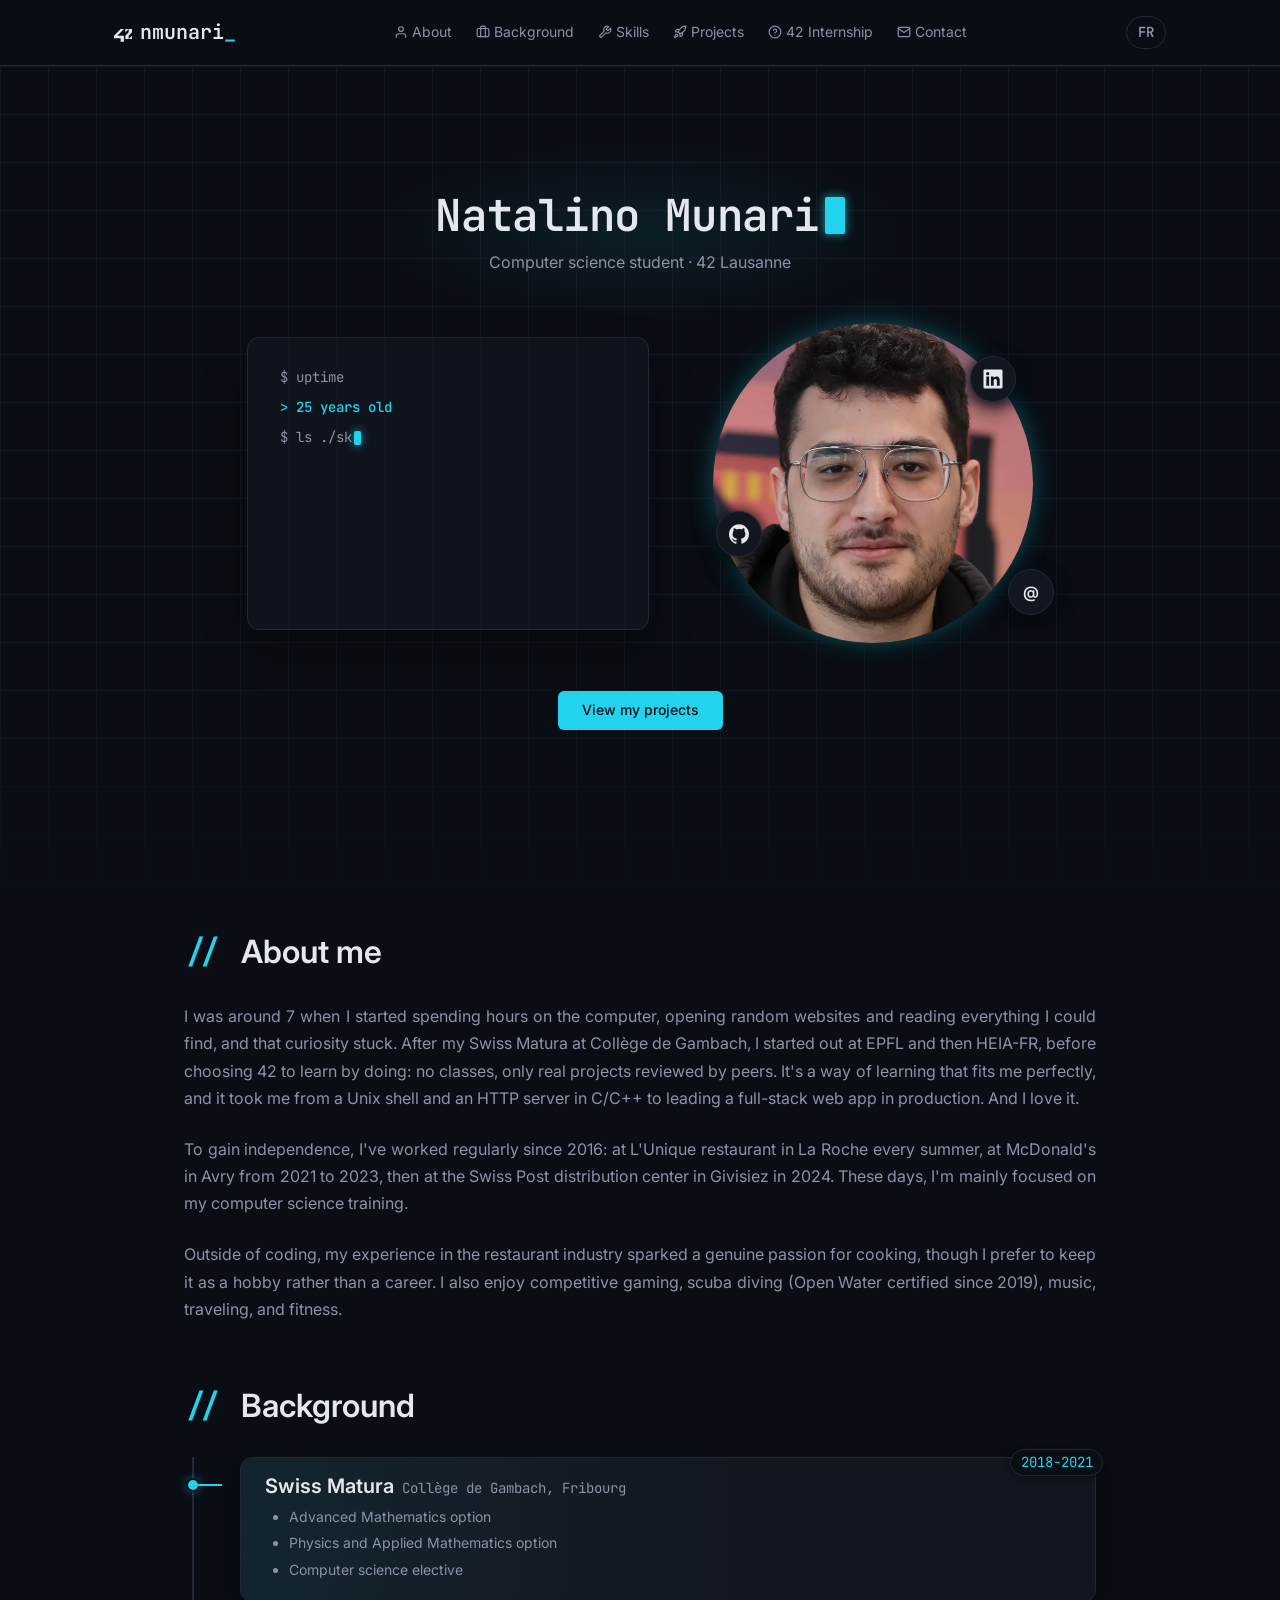
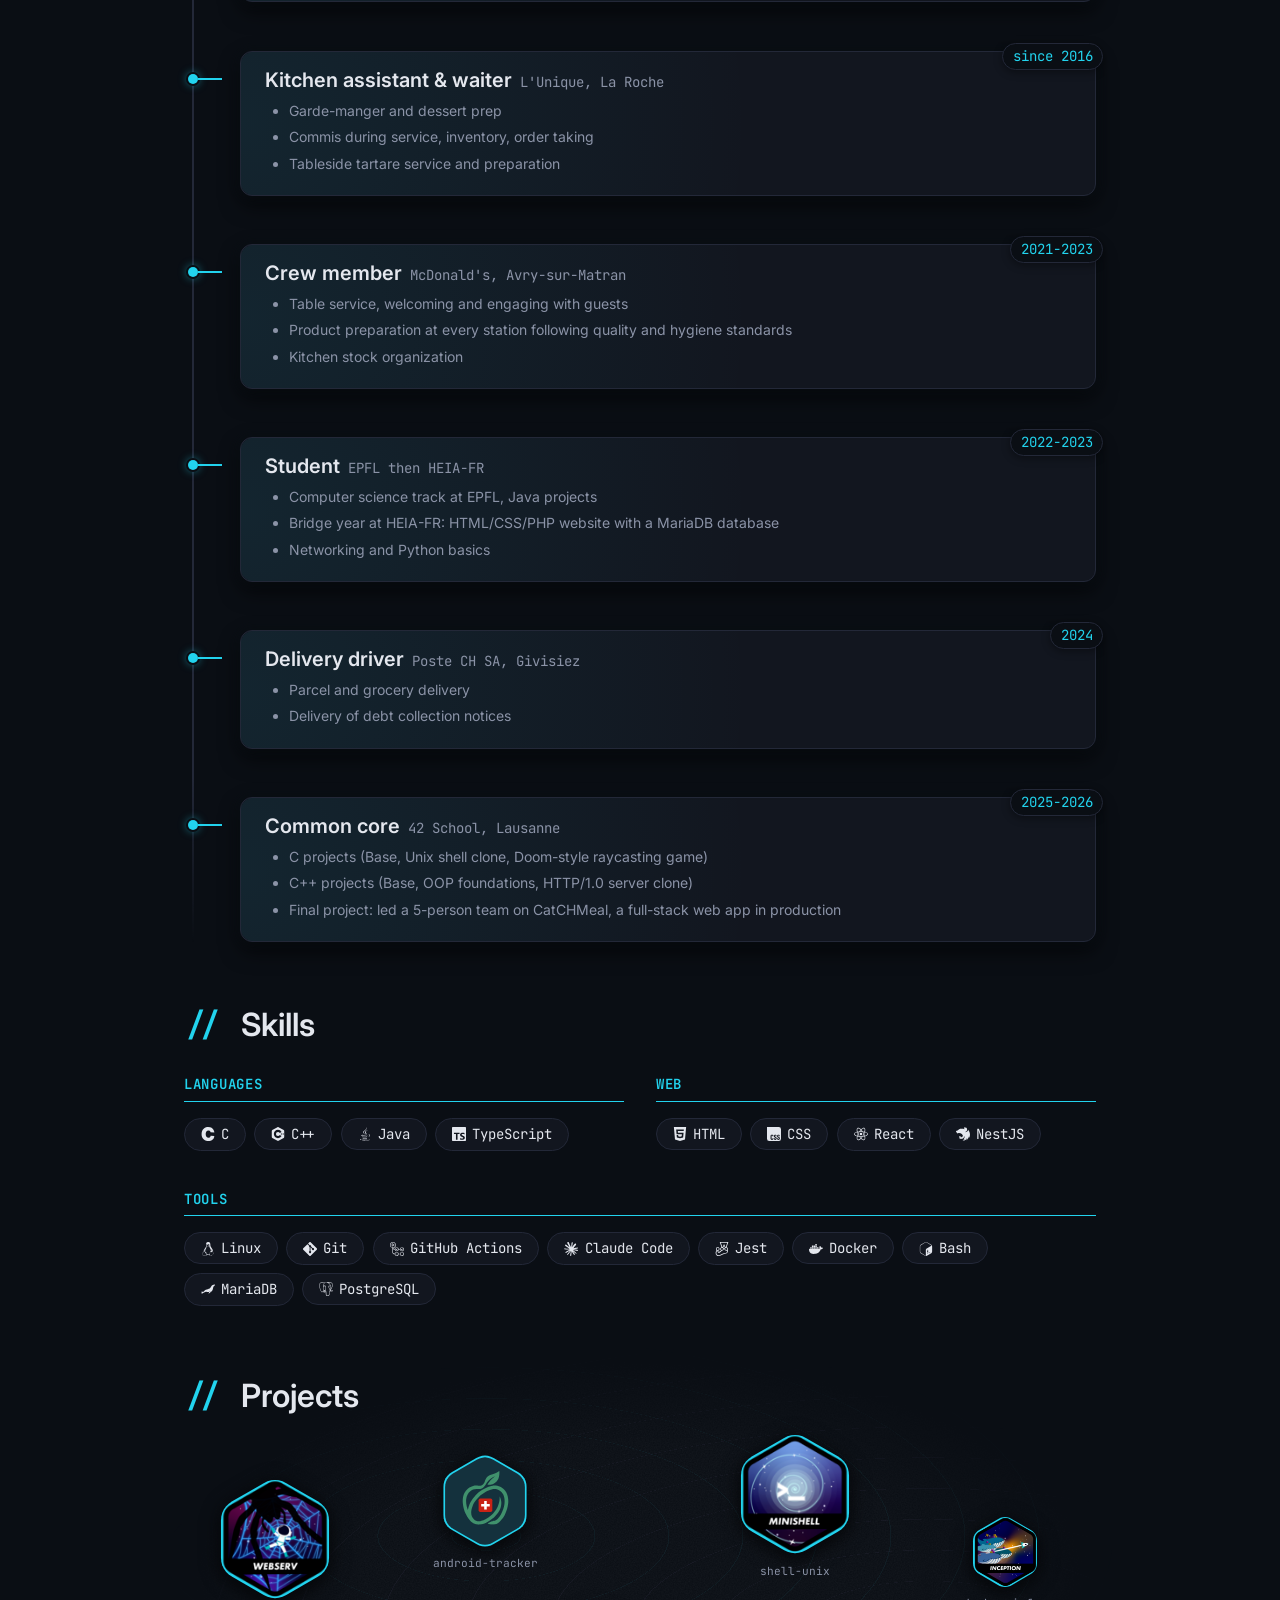
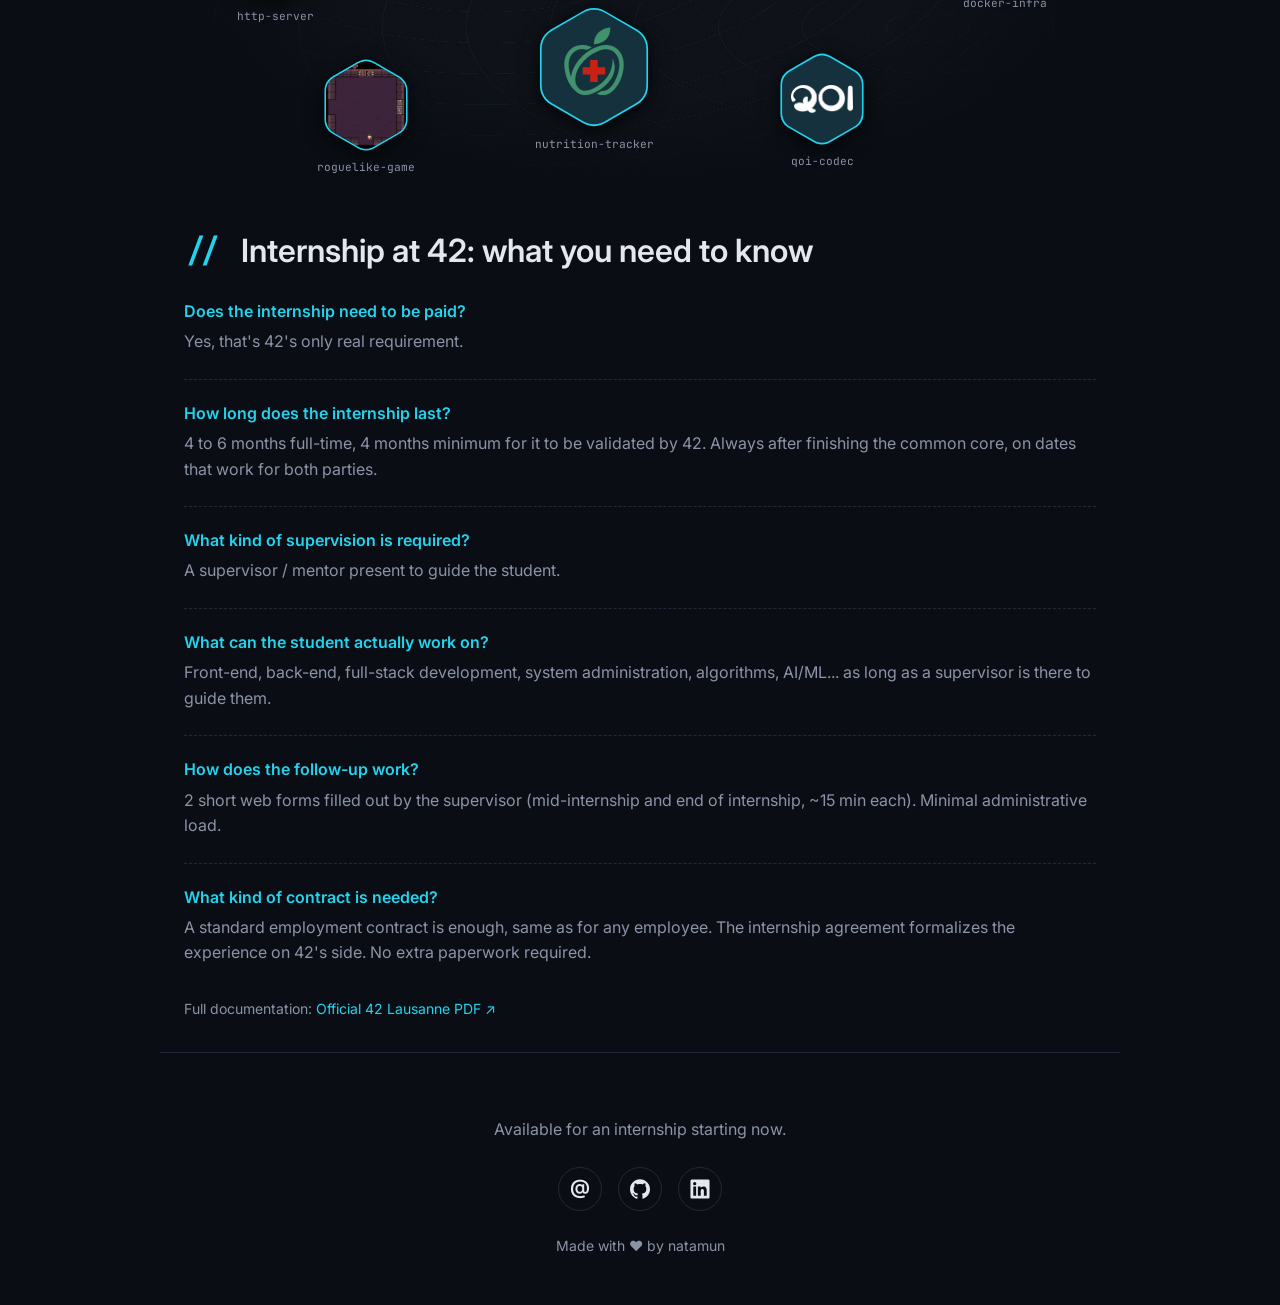
<file: index_en.html>
<!DOCTYPE html>
<html lang="en">
<!-- Inspired by Kan3an's work on CodePen: https://codepen.io/Kan3an -->

<head>
  <meta charset="UTF-8">
  <meta name="viewport" content="width=device-width, initial-scale=1.0">
  <title>Natalino Munari</title>
  <meta name="description"
    content="Portfolio of Natalino Munari, computer science student at 42 Lausanne looking for an IT internship in the canton of Fribourg.">
  <meta property="og:type" content="website">
  <meta property="og:url" content="https://natamun.github.io/index_en.html">
  <meta property="og:title" content="Natalino Munari">
  <meta property="og:description"
    content="Portfolio of Natalino Munari, computer science student at 42 Lausanne looking for an IT internship in the canton of Fribourg.">
  <meta property="og:image" content="https://natamun.github.io/assets/img/og-image.jpg">
  <meta property="og:locale" content="en_US">
  <link rel="icon" type="image/svg+xml" href="assets/img/favicon.svg">
  <link rel="preconnect" href="https://fonts.googleapis.com">
  <link rel="preconnect" href="https://fonts.gstatic.com" crossorigin>
  <link
    href="https://fonts.googleapis.com/css2?family=Inter:wght@400;500;600;700&family=JetBrains+Mono:wght@400;500;600&display=swap"
    rel="stylesheet">
  <link rel="stylesheet" href="assets/css/style.css">
  <script>
    if ('scrollRestoration' in history) {
      history.scrollRestoration = 'manual';
    }
  </script>
</head>

<body>
  <svg class="icon-sprite" aria-hidden="true">
    <defs>
      <symbol id="i-c" viewBox="0 0 24 24">
        <path
          d="M16.5921 9.1962s-.354-3.298-3.627-3.39c-3.2741-.09-4.9552 2.474-4.9552 6.14 0 3.6651 1.858 6.5972 5.0451 6.5972 3.184 0 3.5381-3.665 3.5381-3.665l6.1041.365s.36 3.31-2.196 5.836c-2.552 2.5241-5.6901 2.9371-7.8762 2.9201-2.19-.017-5.2261.034-8.1602-2.97-2.938-3.0101-3.436-5.9302-3.436-8.8002 0-2.8701.556-6.6702 4.047-9.5502C7.444.72 9.849 0 12.254 0c10.0422 0 10.7172 9.2602 10.7172 9.2602z" />
      </symbol>
      <symbol id="i-cpp" viewBox="0 0 24 24">
        <path
          d="M22.394 6c-.167-.29-.398-.543-.652-.69L12.926.22c-.509-.294-1.34-.294-1.848 0L2.26 5.31c-.508.293-.923 1.013-.923 1.6v10.18c0 .294.104.62.271.91.167.29.398.543.652.69l8.816 5.09c.508.293 1.34.293 1.848 0l8.816-5.09c.254-.147.485-.4.652-.69.167-.29.27-.616.27-.91V6.91c.003-.294-.1-.62-.268-.91zM12 19.11c-3.92 0-7.109-3.19-7.109-7.11 0-3.92 3.19-7.11 7.11-7.11a7.133 7.133 0 016.156 3.553l-3.076 1.78a3.567 3.567 0 00-3.08-1.78A3.56 3.56 0 008.444 12 3.56 3.56 0 0012 15.555a3.57 3.57 0 003.08-1.778l3.078 1.78A7.135 7.135 0 0112 19.11zm7.11-6.715h-.79v.79h-.79v-.79h-.79v-.79h.79v-.79h.79v.79h.79zm2.962 0h-.79v.79h-.79v-.79h-.79v-.79h.79v-.79h.79v.79h.79z" />
      </symbol>
      <symbol id="i-java" viewBox="0 0 128 128">
        <path
          d="M47.617 98.12c-19.192 5.362 11.677 16.439 36.115 5.969-4.003-1.556-6.874-3.351-6.874-3.351-10.897 2.06-15.952 2.222-25.844 1.092-8.164-.935-3.397-3.71-3.397-3.71zm33.189-10.46c-14.444 2.779-22.787 2.69-33.354 1.6-8.171-.845-2.822-4.805-2.822-4.805-21.137 7.016 11.767 14.977 41.309 6.336-3.14-1.106-5.133-3.131-5.133-3.131zm11.319-60.575c.001 0-42.731 10.669-22.323 34.187 6.024 6.935-1.58 13.17-1.58 13.17s15.289-7.891 8.269-17.777c-6.559-9.215-11.587-13.793 15.634-29.58zm9.998 81.144s3.529 2.91-3.888 5.159c-14.102 4.272-58.706 5.56-71.095.171-4.45-1.938 3.899-4.625 6.526-5.192 2.739-.593 4.303-.485 4.303-.485-4.952-3.487-32.013 6.85-13.742 9.815 49.821 8.076 90.817-3.637 77.896-9.468zM85 77.896c2.395-1.634 5.703-3.053 5.703-3.053s-9.424 1.685-18.813 2.474c-11.494.964-23.823 1.154-30.012.326-14.652-1.959 8.033-7.348 8.033-7.348s-8.812-.596-19.644 4.644C17.455 81.134 61.958 83.958 85 77.896zm5.609 15.145c-.108.29-.468.616-.468.616 31.273-8.221 19.775-28.979 4.822-23.725-1.312.464-2 1.543-2 1.543s.829-.334 2.678-.72c7.559-1.575 18.389 10.119-5.032 22.286zM64.181 70.069c-4.614-10.429-20.26-19.553.007-35.559C89.459 14.563 76.492 1.587 76.492 1.587c5.23 20.608-18.451 26.833-26.999 39.667-5.821 8.745 2.857 18.142 14.688 28.815zm27.274 51.748c-19.187 3.612-42.854 3.191-56.887.874 0 0 2.874 2.38 17.646 3.331 22.476 1.437 57-.8 57.816-11.436.001 0-1.57 4.032-18.575 7.231z" />
      </symbol>
      <symbol id="i-html5" viewBox="0 0 24 24">
        <path
          d="M1.5 0h21l-1.91 21.563L11.977 24l-8.564-2.438L1.5 0zm7.031 9.75l-.232-2.718 10.059.003.23-2.622L5.412 4.41l.698 8.01h9.126l-.326 3.426-2.91.804-2.955-.81-.188-2.11H6.248l.33 4.171L12 19.351l5.379-1.443.744-8.157H8.531z" />
      </symbol>
      <symbol id="i-css" viewBox="0 0 24 24">
        <path
          d="M0 0v20.16A3.84 3.84 0 0 0 3.84 24h16.32A3.84 3.84 0 0 0 24 20.16V3.84A3.84 3.84 0 0 0 20.16 0Zm14.256 13.08c1.56 0 2.28 1.08 2.304 2.64h-1.608c.024-.288-.048-.6-.144-.84-.096-.192-.288-.264-.552-.264-.456 0-.696.264-.696.84-.024.576.288.888.768 1.08.72.288 1.608.744 1.92 1.296q.432.648.432 1.656c0 1.608-.912 2.592-2.496 2.592-1.656 0-2.4-1.032-2.424-2.688h1.68c0 .792.264 1.176.792 1.176.264 0 .456-.072.552-.24.192-.312.24-1.176-.048-1.512-.312-.408-.912-.6-1.32-.816q-.828-.396-1.224-.936c-.24-.36-.36-.888-.36-1.536 0-1.44.936-2.472 2.424-2.448m5.4 0c1.584 0 2.304 1.08 2.328 2.64h-1.608c0-.288-.048-.6-.168-.84-.096-.192-.264-.264-.528-.264-.48 0-.72.264-.72.84s.288.888.792 1.08c.696.288 1.608.744 1.92 1.296.264.432.408.984.408 1.656.024 1.608-.888 2.592-2.472 2.592-1.68 0-2.424-1.056-2.448-2.688h1.68c0 .744.264 1.176.792 1.176.264 0 .456-.072.552-.24.216-.312.264-1.176-.048-1.512-.288-.408-.888-.6-1.32-.816-.552-.264-.96-.576-1.2-.936s-.36-.888-.36-1.536c-.024-1.44.912-2.472 2.4-2.448m-11.031.018c.711-.006 1.419.198 1.839.63.432.432.672 1.128.648 1.992H9.336c.024-.456-.096-.792-.432-.96-.312-.144-.768-.048-.888.24-.12.264-.192.576-.168.864v3.504c0 .744.264 1.128.768 1.128a.65.65 0 0 0 .552-.264c.168-.24.192-.552.168-.84h1.776c.096 1.632-.984 2.712-2.568 2.688-1.536 0-2.496-.864-2.472-2.472v-4.032c0-.816.24-1.44.696-1.848.432-.408 1.146-.624 1.857-.63" />
      </symbol>
      <symbol id="i-linux" viewBox="0 0 24 24">
        <path
          d="M12.504 0c-.155 0-.315.008-.48.021-4.226.333-3.105 4.807-3.17 6.298-.076 1.092-.3 1.953-1.05 3.02-.885 1.051-2.127 2.75-2.716 4.521-.278.832-.41 1.684-.287 2.489a.424.424 0 00-.11.135c-.26.268-.45.6-.663.839-.199.199-.485.267-.797.4-.313.136-.658.269-.864.68-.09.189-.136.394-.132.602 0 .199.027.4.055.536.058.399.116.728.04.97-.249.68-.28 1.145-.106 1.484.174.334.535.47.94.601.81.2 1.91.135 2.774.6.926.466 1.866.67 2.616.47.526-.116.97-.464 1.208-.946.587-.003 1.23-.269 2.26-.334.699-.058 1.574.267 2.577.2.025.134.063.198.114.333l.003.003c.391.778 1.113 1.132 1.884 1.071.771-.06 1.592-.536 2.257-1.306.631-.765 1.683-1.084 2.378-1.503.348-.199.629-.469.649-.853.023-.4-.2-.811-.714-1.376v-.097l-.003-.003c-.17-.2-.25-.535-.338-.926-.085-.401-.182-.786-.492-1.046h-.003c-.059-.054-.123-.067-.188-.135a.357.357 0 00-.19-.064c.431-1.278.264-2.55-.173-3.694-.533-1.41-1.465-2.638-2.175-3.483-.796-1.005-1.576-1.957-1.56-3.368.026-2.152.236-6.133-3.544-6.139zm.529 3.405h.013c.213 0 .396.062.584.198.19.135.33.332.438.533.105.259.158.459.166.724 0-.02.006-.04.006-.06v.105a.086.086 0 01-.004-.021l-.004-.024a1.807 1.807 0 01-.15.706.953.953 0 01-.213.335.71.71 0 00-.088-.042c-.104-.045-.198-.064-.284-.133a1.312 1.312 0 00-.22-.066c.05-.06.146-.133.183-.198.053-.128.082-.264.088-.402v-.02a1.21 1.21 0 00-.061-.4c-.045-.134-.101-.2-.183-.333-.084-.066-.167-.132-.267-.132h-.016c-.093 0-.176.03-.262.132a.8.8 0 00-.205.334 1.18 1.18 0 00-.09.4v.019c.002.089.008.179.02.267-.193-.067-.438-.135-.607-.202a1.635 1.635 0 01-.018-.2v-.02a1.772 1.772 0 01.15-.768c.082-.22.232-.406.43-.533a.985.985 0 01.594-.2zm-2.962.059h.036c.142 0 .27.048.399.135.146.129.264.288.344.465.09.199.14.4.153.667v.004c.007.134.006.2-.002.266v.08c-.03.007-.056.018-.083.024-.152.055-.274.135-.393.2.012-.09.013-.18.003-.267v-.015c-.012-.133-.04-.2-.082-.333a.613.613 0 00-.166-.267.248.248 0 00-.183-.064h-.021c-.071.006-.13.04-.186.132a.552.552 0 00-.12.27.944.944 0 00-.023.33v.015c.012.135.037.2.08.334.046.134.098.2.166.268.01.009.02.018.034.024-.07.057-.117.07-.176.136a.304.304 0 01-.131.068 2.62 2.62 0 01-.275-.402 1.772 1.772 0 01-.155-.667 1.759 1.759 0 01.08-.668 1.43 1.43 0 01.283-.535c.128-.133.26-.2.418-.2zm1.37 1.706c.332 0 .733.065 1.216.399.293.2.523.269 1.052.468h.003c.255.136.405.266.478.399v-.131a.571.571 0 01.016.47c-.123.31-.516.643-1.063.842v.002c-.268.135-.501.333-.775.465-.276.135-.588.292-1.012.267a1.139 1.139 0 01-.448-.067 3.566 3.566 0 01-.322-.198c-.195-.135-.363-.332-.612-.465v-.005h-.005c-.4-.246-.616-.512-.686-.71-.07-.268-.005-.47.193-.6.224-.135.38-.271.483-.336.104-.074.143-.102.176-.131h.002v-.003c.169-.202.436-.47.839-.601.139-.036.294-.065.466-.065zm2.8 2.142c.358 1.417 1.196 3.475 1.735 4.473.286.534.855 1.659 1.102 3.024.156-.005.33.018.513.064.646-1.671-.546-3.467-1.089-3.966-.22-.2-.232-.335-.123-.335.59.534 1.365 1.572 1.646 2.757.13.535.16 1.104.021 1.67.067.028.135.06.205.067 1.032.534 1.413.938 1.23 1.537v-.043c-.06-.003-.12 0-.18 0h-.016c.151-.467-.182-.825-1.065-1.224-.915-.4-1.646-.336-1.77.465-.008.043-.013.066-.018.135-.068.023-.139.053-.209.064-.43.268-.662.669-.793 1.187-.13.533-.17 1.156-.205 1.869v.003c-.02.334-.17.838-.319 1.35-1.5 1.072-3.58 1.538-5.348.334a2.645 2.645 0 00-.402-.533 1.45 1.45 0 00-.275-.333c.182 0 .338-.03.465-.067a.615.615 0 00.314-.334c.108-.267 0-.697-.345-1.163-.345-.467-.931-.995-1.788-1.521-.63-.4-.986-.87-1.15-1.396-.165-.534-.143-1.085-.015-1.645.245-1.07.873-2.11 1.274-2.763.107-.065.037.135-.408.974-.396.751-1.14 2.497-.122 3.854a8.123 8.123 0 01.647-2.876c.564-1.278 1.743-3.504 1.836-5.268.048.036.217.135.289.202.218.133.38.333.59.465.21.201.477.335.876.335.039.003.075.006.11.006.412 0 .73-.134.997-.268.29-.134.52-.334.74-.4h.005c.467-.135.835-.402 1.044-.7zm2.185 8.958c.037.6.343 1.245.882 1.377.588.134 1.434-.333 1.791-.765l.211-.01c.315-.007.577.01.847.268l.003.003c.208.199.305.53.391.876.085.4.154.78.409 1.066.486.527.645.906.636 1.14l.003-.007v.018l-.003-.012c-.015.262-.185.396-.498.595-.63.401-1.746.712-2.457 1.57-.618.737-1.37 1.14-2.036 1.191-.664.053-1.237-.2-1.574-.898l-.005-.003c-.21-.4-.12-1.025.056-1.69.176-.668.428-1.344.463-1.897.037-.714.076-1.335.195-1.814.12-.465.308-.797.641-.984l.045-.022zm-10.814.049h.01c.053 0 .105.005.157.014.376.055.706.333 1.023.752l.91 1.664.003.003c.243.533.754 1.064 1.189 1.637.434.598.77 1.131.729 1.57v.006c-.057.744-.48 1.148-1.125 1.294-.645.135-1.52.002-2.395-.464-.968-.536-2.118-.469-2.857-.602-.369-.066-.61-.2-.723-.4-.11-.2-.113-.602.123-1.23v-.004l.002-.003c.117-.334.03-.752-.027-1.118-.055-.401-.083-.71.043-.94.16-.334.396-.4.69-.533.294-.135.64-.202.915-.47h.002v-.002c.256-.268.445-.601.668-.838.19-.201.38-.336.663-.336zm7.159-9.074c-.435.201-.945.535-1.488.535-.542 0-.97-.267-1.28-.466-.154-.134-.28-.268-.373-.335-.164-.134-.144-.333-.074-.333.109.016.129.134.199.2.096.066.215.2.36.333.292.2.68.467 1.167.467.485 0 1.053-.267 1.398-.466.195-.135.445-.334.648-.467.156-.136.149-.267.279-.267.128.016.034.134-.147.332a8.097 8.097 0 01-.69.468zm-1.082-1.583V5.64c-.006-.02.013-.042.029-.05.074-.043.18-.027.26.004.063 0 .16.067.15.135-.006.049-.085.066-.135.066-.055 0-.092-.043-.141-.068-.052-.018-.146-.008-.163-.065zm-.551 0c-.02.058-.113.049-.166.066-.047.025-.086.068-.14.068-.05 0-.13-.02-.136-.068-.01-.066.088-.133.15-.133.08-.031.184-.047.259-.005.019.009.036.03.03.05v.02h.003z" />
      </symbol>
      <symbol id="i-git" viewBox="0 0 24 24">
        <path
          d="M13.09 23.549a1.54 1.54 0 0 1-2.18 0L.451 13.089a1.54 1.54 0 0 1 0-2.179l7.191-7.19 2.733 2.733a1.85 1.85 0 0 0 .964 2.326v6.66a1.849 1.849 0 1 0 1.54 0V8.957l2.508 2.508a1.85 1.85 0 1 0 1.09-1.09l-2.634-2.634a1.85 1.85 0 0 0-2.378-2.377L8.73 2.63 10.91.451a1.54 1.54 0 0 1 2.179 0l10.459 10.46a1.54 1.54 0 0 1 0 2.179z" />
      </symbol>
      <symbol id="i-docker" viewBox="0 0 24 24">
        <path
          d="M13.983 11.078h2.119a.186.186 0 00.186-.185V9.006a.186.186 0 00-.186-.186h-2.119a.185.185 0 00-.185.185v1.888c0 .102.083.185.185.185m-2.954-5.43h2.118a.186.186 0 00.186-.186V3.574a.186.186 0 00-.186-.185h-2.118a.185.185 0 00-.185.185v1.888c0 .102.082.185.185.185m0 2.716h2.118a.187.187 0 00.186-.186V6.29a.186.186 0 00-.186-.185h-2.118a.185.185 0 00-.185.185v1.887c0 .102.082.185.185.186m-2.93 0h2.12a.186.186 0 00.184-.186V6.29a.185.185 0 00-.185-.185H8.1a.185.185 0 00-.185.185v1.887c0 .102.083.185.185.186m-2.964 0h2.119a.186.186 0 00.185-.186V6.29a.185.185 0 00-.185-.185H5.136a.186.186 0 00-.186.185v1.887c0 .102.084.185.186.186m5.893 2.715h2.118a.186.186 0 00.186-.185V9.006a.186.186 0 00-.186-.186h-2.118a.185.185 0 00-.185.185v1.888c0 .102.082.185.185.185m-2.93 0h2.12a.185.185 0 00.184-.185V9.006a.185.185 0 00-.184-.186h-2.12a.185.185 0 00-.184.185v1.888c0 .102.083.185.185.185m-2.964 0h2.119a.185.185 0 00.185-.185V9.006a.185.185 0 00-.184-.186h-2.12a.186.186 0 00-.186.186v1.887c0 .102.084.185.186.185m-2.92 0h2.12a.185.185 0 00.184-.185V9.006a.185.185 0 00-.184-.186h-2.12a.185.185 0 00-.184.185v1.888c0 .102.082.185.185.185M23.763 9.89c-.065-.051-.672-.51-1.954-.51-.338.001-.676.03-1.01.087-.248-1.7-1.653-2.53-1.716-2.566l-.344-.199-.226.327c-.284.438-.49.922-.612 1.43-.23.97-.09 1.882.403 2.661-.595.332-1.55.413-1.744.42H.751a.751.751 0 00-.75.748 11.376 11.376 0 00.692 4.062c.545 1.428 1.355 2.48 2.41 3.124 1.18.723 3.1 1.137 5.275 1.137.983.003 1.963-.086 2.93-.266a12.248 12.248 0 003.823-1.389c.98-.567 1.86-1.288 2.61-2.136 1.252-1.418 1.998-2.997 2.553-4.4h.221c1.372 0 2.215-.549 2.68-1.009.309-.293.55-.65.707-1.046l.098-.288Z" />
      </symbol>
      <symbol id="i-bash" viewBox="0 0 24 24">
        <path
          d="M21.038,4.9l-7.577-4.498C13.009,0.134,12.505,0,12,0c-0.505,0-1.009,0.134-1.462,0.403L2.961,4.9 C2.057,5.437,1.5,6.429,1.5,7.503v8.995c0,1.073,0.557,2.066,1.462,2.603l7.577,4.497C10.991,23.866,11.495,24,12,24 c0.505,0,1.009-0.134,1.461-0.402l7.577-4.497c0.904-0.537,1.462-1.529,1.462-2.603V7.503C22.5,6.429,21.943,5.437,21.038,4.9z M15.17,18.946l0.013,0.646c0.001,0.078-0.05,0.167-0.111,0.198l-0.383,0.22c-0.061,0.031-0.111-0.007-0.112-0.085L14.57,19.29 c-0.328,0.136-0.66,0.169-0.872,0.084c-0.04-0.016-0.057-0.075-0.041-0.142l0.139-0.584c0.011-0.046,0.036-0.092,0.069-0.121 c0.012-0.011,0.024-0.02,0.036-0.026c0.022-0.011,0.043-0.014,0.062-0.006c0.229,0.077,0.521,0.041,0.802-0.101 c0.357-0.181,0.596-0.545,0.592-0.907c-0.003-0.328-0.181-0.465-0.613-0.468c-0.55,0.001-1.064-0.107-1.072-0.917 c-0.007-0.667,0.34-1.361,0.889-1.8l-0.007-0.652c-0.001-0.08,0.048-0.168,0.111-0.2l0.37-0.236 c0.061-0.031,0.111,0.007,0.112,0.087l0.006,0.653c0.273-0.109,0.511-0.138,0.726-0.088c0.047,0.012,0.067,0.076,0.048,0.151 l-0.144,0.578c-0.011,0.044-0.036,0.088-0.065,0.116c-0.012,0.012-0.025,0.021-0.038,0.028c-0.019,0.01-0.038,0.013-0.057,0.009 c-0.098-0.022-0.332-0.073-0.699,0.113c-0.385,0.195-0.52,0.53-0.517,0.778c0.003,0.297,0.155,0.387,0.681,0.396 c0.7,0.012,1.003,0.318,1.01,1.023C16.105,17.747,15.736,18.491,15.17,18.946z M19.143,17.859c0,0.06-0.008,0.116-0.058,0.145 l-1.916,1.164c-0.05,0.029-0.09,0.004-0.09-0.056v-0.494c0-0.06,0.037-0.093,0.087-0.122l1.887-1.129 c0.05-0.029,0.09-0.004,0.09,0.056V17.859z M20.459,6.797l-7.168,4.427c-0.894,0.523-1.553,1.109-1.553,2.187v8.833 c0,0.645,0.26,1.063,0.66,1.184c-0.131,0.023-0.264,0.039-0.398,0.039c-0.42,0-0.833-0.114-1.197-0.33L3.226,18.64 c-0.741-0.44-1.201-1.261-1.201-2.142V7.503c0-0.881,0.46-1.702,1.201-2.142l7.577-4.498c0.363-0.216,0.777-0.33,1.197-0.33 c0.419,0,0.833,0.114,1.197,0.33l7.577,4.498c0.624,0.371,1.046,1.013,1.164,1.732C21.686,6.557,21.12,6.411,20.459,6.797z" />
      </symbol>
      <symbol id="i-mariadb" viewBox="0 0 24 24">
        <path
          d="M23.157 4.412c-.676.284-.79.31-1.673.372-.65.045-.757.057-1.212.209-.75.246-1.395.75-2.02 1.59-.296.398-1.249 1.913-1.249 1.988 0 .057-.65.998-.915 1.32-.574.713-1.08 1.079-2.14 1.59-.77.36-1.224.524-4.102 1.477-1.073.353-2.133.738-2.367.864-.852.449-1.515 1.036-2.203 1.938-1.003 1.32-.972 1.313-3.042.947a12.264 12.264 0 00-.675-.063c-.644-.05-1.023.044-1.332.334L0 17.193l.177.088c.094.05.353.234.561.398.215.17.461.347.55.391.088.044.17.088.183.101.012.013-.089.17-.228.353-.435.581-.593.871-.574 1.048.019.164.032.17.43.17.517-.006.826-.056 1.261-.208.65-.233 2.058-.94 2.784-1.4.776-.5 1.717-.998 1.956-1.042.082-.02.354-.07.594-.114.58-.107 1.464-.095 2.587.05.108.013.373.045.6.064.227.025.43.057.454.076.026.012.474.037.998.056.934.026 1.104.007 1.3-.189.126-.133.385-.631.498-.985.209-.643.417-.921.366-.492-.113.966-.322 1.692-.713 2.411-.259.499-.663 1.092-.934 1.395-.322.347-.315.36.088.315.619-.063 1.471-.397 2.096-.82.827-.562 1.647-1.691 2.19-3.03.107-.27.22-.22.183.083-.013.094-.038.315-.057.498l-.031.328.353-.202c.833-.48 1.414-1.262 2.127-2.884.227-.518.877-2.922 1.073-3.976a9.64 9.64 0 01.271-1.042c.127-.429.196-.555.48-.858.183-.19.625-.555.978-.808.72-.505.953-.75 1.187-1.205.208-.417.284-1.13.132-1.357-.132-.202-.284-.196-.763.006Z" />
      </symbol>
      <symbol id="i-react" viewBox="0 0 24 24">
        <path
          d="M14.23 12.004a2.236 2.236 0 0 1-2.235 2.236 2.236 2.236 0 0 1-2.236-2.236 2.236 2.236 0 0 1 2.235-2.236 2.236 2.236 0 0 1 2.236 2.236zm2.648-10.69c-1.346 0-3.107.96-4.888 2.622-1.78-1.653-3.542-2.602-4.887-2.602-.41 0-.783.093-1.106.278-1.375.793-1.683 3.264-.973 6.365C1.98 8.917 0 10.42 0 12.004c0 1.59 1.99 3.097 5.043 4.03-.704 3.113-.39 5.588.988 6.38.32.187.69.275 1.102.275 1.345 0 3.107-.96 4.888-2.624 1.78 1.654 3.542 2.603 4.887 2.603.41 0 .783-.09 1.106-.275 1.374-.792 1.683-3.263.973-6.365C22.02 15.096 24 13.59 24 12.004c0-1.59-1.99-3.097-5.043-4.032.704-3.11.39-5.587-.988-6.38-.318-.184-.688-.277-1.092-.278zm-.005 1.09v.006c.225 0 .406.044.558.127.666.382.955 1.835.73 3.704-.054.46-.142.945-.25 1.44-.96-.236-2.006-.417-3.107-.534-.66-.905-1.345-1.727-2.035-2.447 1.592-1.48 3.087-2.292 4.105-2.295zm-9.77.02c1.012 0 2.514.808 4.11 2.28-.686.72-1.37 1.537-2.02 2.442-1.107.117-2.154.298-3.113.538-.112-.49-.195-.964-.254-1.42-.23-1.868.054-3.32.714-3.707.19-.09.4-.127.563-.132zm4.882 3.05c.455.468.91.992 1.36 1.564-.44-.02-.89-.034-1.345-.034-.46 0-.915.01-1.36.034.44-.572.895-1.096 1.345-1.565zM12 8.1c.74 0 1.477.034 2.202.093.406.582.802 1.203 1.183 1.86.372.64.71 1.29 1.018 1.946-.308.655-.646 1.31-1.013 1.95-.38.66-.773 1.288-1.18 1.87-.728.063-1.466.098-2.21.098-.74 0-1.477-.035-2.202-.093-.406-.582-.802-1.204-1.183-1.86-.372-.64-.71-1.29-1.018-1.946.303-.657.646-1.313 1.013-1.954.38-.66.773-1.286 1.18-1.868.728-.064 1.466-.098 2.21-.098zm-3.635.254c-.24.377-.48.763-.704 1.16-.225.39-.435.782-.635 1.174-.265-.656-.49-1.31-.676-1.947.64-.15 1.315-.283 2.015-.386zm7.26 0c.695.103 1.365.23 2.006.387-.18.632-.405 1.282-.66 1.933-.2-.39-.41-.783-.64-1.174-.225-.392-.465-.774-.705-1.146zm3.063.675c.484.15.944.317 1.375.498 1.732.74 2.852 1.708 2.852 2.476-.005.768-1.125 1.74-2.857 2.475-.42.18-.88.342-1.355.493-.28-.958-.646-1.956-1.1-2.98.45-1.017.81-2.01 1.085-2.964zm-13.395.004c.278.96.645 1.957 1.1 2.98-.45 1.017-.812 2.01-1.086 2.964-.484-.15-.944-.318-1.37-.5-1.732-.737-2.852-1.706-2.852-2.474 0-.768 1.12-1.742 2.852-2.476.42-.18.88-.342 1.356-.494zm11.678 4.28c.265.657.49 1.312.676 1.948-.64.157-1.316.29-2.016.39.24-.375.48-.762.705-1.158.225-.39.435-.788.636-1.18zm-9.945.02c.2.392.41.783.64 1.175.23.39.465.772.705 1.143-.695-.102-1.365-.23-2.006-.386.18-.63.406-1.282.66-1.933zM17.92 16.32c.112.493.2.968.254 1.423.23 1.868-.054 3.32-.714 3.708-.147.09-.338.128-.563.128-1.012 0-2.514-.807-4.11-2.28.686-.72 1.37-1.536 2.02-2.44 1.107-.118 2.154-.3 3.113-.54zm-11.83.01c.96.234 2.006.415 3.107.532.66.905 1.345 1.727 2.035 2.446-1.595 1.483-3.092 2.295-4.11 2.295-.22-.005-.406-.05-.553-.132-.666-.38-.955-1.834-.73-3.703.054-.46.142-.944.25-1.438zm4.56.64c.44.02.89.034 1.345.034.46 0 .915-.01 1.36-.034-.44.572-.895 1.095-1.345 1.565-.455-.47-.91-.993-1.36-1.565z" />
      </symbol>
      <symbol id="i-nestjs" viewBox="0 0 24 24">
        <path
          d="M14.131.047c-.173 0-.334.037-.483.087.316.21.49.49.576.806.007.043.019.074.025.117a.681.681 0 0 1 .013.112c.024.545-.143.614-.26.936-.18.415-.13.861.086 1.22a.74.74 0 0 0 .074.137c-.235-1.568 1.073-1.803 1.314-2.293.019-.428-.334-.713-.613-.911a1.37 1.37 0 0 0-.732-.21zM16.102.4c-.024.143-.006.106-.012.18-.006.05-.006.112-.012.161-.013.05-.025.1-.044.149-.012.05-.03.1-.05.149l-.067.142c-.02.025-.031.05-.05.075l-.037.055a2.152 2.152 0 0 1-.093.124c-.037.038-.068.081-.112.112v.006c-.037.031-.074.068-.118.1-.13.099-.278.173-.415.266-.043.03-.087.056-.124.093a.906.906 0 0 0-.118.099c-.043.037-.074.074-.111.118-.031.037-.068.08-.093.124a1.582 1.582 0 0 0-.087.13c-.025.05-.043.093-.068.142-.019.05-.037.093-.05.143a2.007 2.007 0 0 0-.043.155c-.006.025-.006.056-.012.08-.007.025-.007.05-.013.075 0 .05-.006.105-.006.155 0 .037 0 .074.006.111 0 .05.006.1.019.155.006.05.018.1.03.15.02.049.032.098.05.148.013.03.031.062.044.087l-1.426-.552c-.241-.068-.477-.13-.719-.186l-.39-.093c-.372-.074-.75-.13-1.128-.167-.013 0-.019-.006-.031-.006A11.082 11.082 0 0 0 8.9 2.855c-.378.025-.756.074-1.134.136a12.45 12.45 0 0 0-.837.174l-.279.074c-.092.037-.18.08-.266.118l-.205.093c-.012.006-.024.006-.03.012-.063.031-.118.056-.174.087a2.738 2.738 0 0 0-.236.118c-.043.018-.086.043-.124.062a.559.559 0 0 1-.055.03c-.056.032-.112.063-.162.094a1.56 1.56 0 0 0-.148.093c-.044.03-.087.055-.124.086-.006.007-.013.007-.019.013-.037.025-.08.056-.118.087l-.012.012-.093.074c-.012.007-.025.019-.037.025-.031.025-.062.056-.093.08-.006.013-.019.02-.025.025-.037.038-.074.069-.111.106-.007 0-.007.006-.013.012a1.742 1.742 0 0 0-.111.106c-.007.006-.007.012-.013.012a1.454 1.454 0 0 0-.093.1c-.012.012-.03.024-.043.036a1.374 1.374 0 0 1-.106.112c-.006.012-.018.019-.024.03-.05.05-.093.1-.143.15l-.018.018c-.1.106-.205.211-.317.304-.111.1-.229.192-.347.273a3.777 3.777 0 0 1-.762.421c-.13.056-.267.106-.403.149-.26.056-.527.161-.756.18-.05 0-.105.012-.155.018l-.155.037-.149.056c-.05.019-.099.044-.148.068-.044.031-.093.056-.137.087a1.011 1.011 0 0 0-.124.106c-.043.03-.087.074-.124.111-.037.043-.074.08-.105.124-.031.05-.068.093-.093.143a1.092 1.092 0 0 0-.087.142c-.025.056-.05.106-.068.161-.019.05-.037.106-.056.161-.012.05-.025.1-.03.15 0 .005-.007.012-.007.018-.012.056-.012.13-.019.167C.006 7.95 0 7.986 0 8.03a.657.657 0 0 0 .074.31v.006c.019.037.044.075.069.112.024.037.05.074.08.111.031.031.068.069.106.1a.906.906 0 0 0 .117.099c.149.13.186.173.378.272.031.019.062.031.1.05.006 0 .012.006.018.006 0 .013 0 .019.006.031a1.272 1.272 0 0 0 .08.298c.02.037.032.074.05.111.007.013.013.025.02.031.024.05.049.093.073.137l.093.13c.031.037.069.08.106.118.037.037.074.068.118.105 0 0 .006.006.012.006.037.031.074.062.112.087a.986.986 0 0 0 .136.08c.043.025.093.05.142.069a.73.73 0 0 0 .124.043c.007.006.013.006.025.012.025.007.056.013.08.019-.018.335-.024.65.026.762.055.124.328-.254.6-.688-.036.428-.061.93 0 1.079.069.155.44-.329.763-.862 4.395-1.016 8.405 2.02 8.826 6.31-.08-.67-.905-1.041-1.283-.948-.186.458-.502 1.047-1.01 1.413.043-.41.025-.83-.062-1.24a4.009 4.009 0 0 1-.769 1.562c-.588.043-1.177-.242-1.487-.67-.025-.018-.031-.055-.05-.08-.018-.043-.037-.087-.05-.13a.515.515 0 0 1-.037-.13c-.006-.044-.006-.087-.006-.137v-.093a.992.992 0 0 1 .031-.13c.013-.043.025-.086.044-.13.024-.043.043-.087.074-.13.105-.298.105-.54-.087-.682a.706.706 0 0 0-.118-.062c-.024-.006-.055-.018-.08-.025l-.05-.018a.847.847 0 0 0-.13-.031.472.472 0 0 0-.13-.019 1.01 1.01 0 0 0-.136-.012c-.031 0-.062.006-.093.006a.484.484 0 0 0-.137.019c-.043.006-.086.012-.13.024a1.068 1.068 0 0 0-.13.044c-.043.018-.08.037-.124.056-.037.018-.074.043-.118.062-1.444.942-.582 3.148.403 3.787-.372.068-.75.148-.855.229l-.013.012c.267.161.546.298.837.416.397.13.818.247 1.004.297v.006a5.996 5.996 0 0 0 1.562.112c2.746-.192 4.996-2.281 5.405-5.033l.037.161c.019.112.043.23.056.347v.006c.012.056.018.112.025.162v.024c.006.056.012.112.012.162.006.068.012.136.012.204v.1c0 .03.007.067.007.098 0 .038-.007.075-.007.112v.087c0 .043-.006.08-.006.124 0 .025 0 .05-.006.08 0 .044-.006.087-.006.137-.006.018-.006.037-.006.055l-.02.143c0 .019 0 .037-.005.056-.007.062-.019.118-.025.18v.012l-.037.174v.018l-.037.167c0 .007-.007.02-.007.025a1.663 1.663 0 0 1-.043.168v.018c-.019.062-.037.118-.05.174-.006.006-.006.012-.006.012l-.056.186c-.024.062-.043.118-.068.18-.025.062-.043.124-.068.18-.025.062-.05.117-.074.18h-.007c-.024.055-.05.117-.08.173a.302.302 0 0 1-.019.043c-.006.006-.006.013-.012.019a5.867 5.867 0 0 1-1.742 2.082c-.05.031-.099.069-.149.106-.012.012-.03.018-.043.03a2.603 2.603 0 0 1-.136.094l.018.037h.007l.26-.037h.006c.161-.025.322-.056.483-.087.044-.006.093-.019.137-.031l.087-.019c.043-.006.086-.018.13-.024.037-.013.074-.02.111-.031.62-.15 1.221-.354 1.798-.595a9.926 9.926 0 0 1-3.85 3.142c.714-.05 1.426-.167 2.114-.366a9.903 9.903 0 0 0 5.857-4.68 9.893 9.893 0 0 1-1.667 3.986 9.758 9.758 0 0 0 1.655-1.376 9.824 9.824 0 0 0 2.61-5.268c.21.98.272 1.99.18 2.987 4.474-6.241.371-12.712-1.346-14.416-.006-.013-.012-.019-.012-.031-.006.006-.006.006-.006.012 0-.006 0-.006-.007-.012 0 .074-.006.148-.012.223a8.34 8.34 0 0 1-.062.415c-.03.136-.068.273-.105.41-.044.13-.093.266-.15.396a5.322 5.322 0 0 1-.185.378 4.735 4.735 0 0 1-.477.688c-.093.111-.192.21-.292.31a3.994 3.994 0 0 1-.18.155l-.142.124a3.459 3.459 0 0 1-.347.241 4.295 4.295 0 0 1-.366.211c-.13.062-.26.118-.39.174a4.364 4.364 0 0 1-.818.223c-.143.025-.285.037-.422.05a4.914 4.914 0 0 1-.297.012 4.66 4.66 0 0 1-.422-.025 3.137 3.137 0 0 1-.421-.062 3.136 3.136 0 0 1-.415-.105h-.007c.137-.013.273-.025.41-.05a4.493 4.493 0 0 0 .818-.223c.136-.05.266-.112.39-.174.13-.062.248-.13.372-.204.118-.08.235-.161.347-.248.112-.087.217-.18.316-.279.105-.093.198-.198.291-.304.093-.111.18-.223.26-.334.013-.019.026-.044.038-.062.062-.1.124-.199.18-.298a4.272 4.272 0 0 0 .334-.775c.044-.13.075-.266.106-.403.025-.142.05-.278.062-.415.012-.142.025-.285.025-.421 0-.1-.007-.199-.013-.298a6.726 6.726 0 0 0-.05-.415 4.493 4.493 0 0 0-.092-.415c-.044-.13-.087-.267-.137-.397-.05-.13-.111-.26-.173-.384-.069-.124-.137-.248-.211-.366a6.843 6.843 0 0 0-.248-.34c-.093-.106-.186-.212-.285-.317a3.878 3.878 0 0 0-.161-.155c-.28-.217-.57-.421-.862-.607a1.154 1.154 0 0 0-.124-.062 2.415 2.415 0 0 0-.589-.26Z" />
      </symbol>
      <symbol id="i-postgresql" viewBox="0 0 24 24">
        <path
          d="M23.5594 14.7228a.5269.5269 0 0 0-.0563-.1191c-.139-.2632-.4768-.3418-1.0074-.2321-1.6533.3411-2.2935.1312-2.5256-.0191 1.342-2.0482 2.445-4.522 3.0411-6.8297.2714-1.0507.7982-3.5237.1222-4.7316a1.5641 1.5641 0 0 0-.1509-.235C21.6931.9086 19.8007.0248 17.5099.0005c-1.4947-.0158-2.7705.3461-3.1161.4794a9.449 9.449 0 0 0-.5159-.0816 8.044 8.044 0 0 0-1.3114-.1278c-1.1822-.0184-2.2038.2642-3.0498.8406-.8573-.3211-4.7888-1.645-7.2219.0788C.9359 2.1526.3086 3.8733.4302 6.3043c.0409.818.5069 3.334 1.2423 5.7436.4598 1.5065.9387 2.7019 1.4334 3.582.553.9942 1.1259 1.5933 1.7143 1.7895.4474.1491 1.1327.1441 1.8581-.7279.8012-.9635 1.5903-1.8258 1.9446-2.2069.4351.2355.9064.3625 1.39.3772a.0569.0569 0 0 0 .0004.0041 11.0312 11.0312 0 0 0-.2472.3054c-.3389.4302-.4094.5197-1.5002.7443-.3102.064-1.1344.2339-1.1464.8115-.0025.1224.0329.2309.0919.3268.2269.4231.9216.6097 1.015.6331 1.3345.3335 2.5044.092 3.3714-.6787-.017 2.231.0775 4.4174.3454 5.0874.2212.5529.7618 1.9045 2.4692 1.9043.2505 0 .5263-.0291.8296-.0941 1.7819-.3821 2.5557-1.1696 2.855-2.9059.1503-.8707.4016-2.8753.5388-4.1012.0169-.0703.0357-.1207.057-.1362.0007-.0005.0697-.0471.4272.0307a.3673.3673 0 0 0 .0443.0068l.2539.0223.0149.001c.8468.0384 1.9114-.1426 2.5312-.4308.6438-.2988 1.8057-1.0323 1.5951-1.6698zM2.371 11.8765c-.7435-2.4358-1.1779-4.8851-1.2123-5.5719-.1086-2.1714.4171-3.6829 1.5623-4.4927 1.8367-1.2986 4.8398-.5408 6.108-.13-.0032.0032-.0066.0061-.0098.0094-2.0238 2.044-1.9758 5.536-1.9708 5.7495-.0002.0823.0066.1989.0162.3593.0348.5873.0996 1.6804-.0735 2.9184-.1609 1.1504.1937 2.2764.9728 3.0892.0806.0841.1648.1631.2518.2374-.3468.3714-1.1004 1.1926-1.9025 2.1576-.5677.6825-.9597.5517-1.0886.5087-.3919-.1307-.813-.5871-1.2381-1.3223-.4796-.839-.9635-2.0317-1.4155-3.5126zm6.0072 5.0871c-.1711-.0428-.3271-.1132-.4322-.1772.0889-.0394.2374-.0902.4833-.1409 1.2833-.2641 1.4815-.4506 1.9143-1.0002.0992-.126.2116-.2687.3673-.4426a.3549.3549 0 0 0 .0737-.1298c.1708-.1513.2724-.1099.4369-.0417.156.0646.3078.26.3695.4752.0291.1016.0619.2945-.0452.4444-.9043 1.2658-2.2216 1.2494-3.1676 1.0128zm2.094-3.988-.0525.141c-.133.3566-.2567.6881-.3334 1.003-.6674-.0021-1.3168-.2872-1.8105-.8024-.6279-.6551-.9131-1.5664-.7825-2.5004.1828-1.3079.1153-2.4468.079-3.0586-.005-.0857-.0095-.1607-.0122-.2199.2957-.2621 1.6659-.9962 2.6429-.7724.4459.1022.7176.4057.8305.928.5846 2.7038.0774 3.8307-.3302 4.7363-.084.1866-.1633.3629-.2311.5454zm7.3637 4.5725c-.0169.1768-.0358.376-.0618.5959l-.146.4383a.3547.3547 0 0 0-.0182.1077c-.0059.4747-.054.6489-.115.8693-.0634.2292-.1353.4891-.1794 1.0575-.11 1.4143-.8782 2.2267-2.4172 2.5565-1.5155.3251-1.7843-.4968-2.0212-1.2217a6.5824 6.5824 0 0 0-.0769-.2266c-.2154-.5858-.1911-1.4119-.1574-2.5551.0165-.5612-.0249-1.9013-.3302-2.6462.0044-.2932.0106-.5909.019-.8918a.3529.3529 0 0 0-.0153-.1126 1.4927 1.4927 0 0 0-.0439-.208c-.1226-.4283-.4213-.7866-.7797-.9351-.1424-.059-.4038-.1672-.7178-.0869.067-.276.1831-.5875.309-.9249l.0529-.142c.0595-.16.134-.3257.213-.5012.4265-.9476 1.0106-2.2453.3766-5.1772-.2374-1.0981-1.0304-1.6343-2.2324-1.5098-.7207.0746-1.3799.3654-1.7088.5321a5.6716 5.6716 0 0 0-.1958.1041c.0918-1.1064.4386-3.1741 1.7357-4.4823a4.0306 4.0306 0 0 1 .3033-.276.3532.3532 0 0 0 .1447-.0644c.7524-.5706 1.6945-.8506 2.802-.8325.4091.0067.8017.0339 1.1742.081 1.939.3544 3.2439 1.4468 4.0359 2.3827.8143.9623 1.2552 1.9315 1.4312 2.4543-1.3232-.1346-2.2234.1268-2.6797.779-.9926 1.4189.543 4.1729 1.2811 5.4964.1353.2426.2522.4522.2889.5413.2403.5825.5515.9713.7787 1.2552.0696.087.1372.1714.1885.245-.4008.1155-1.1208.3825-1.0552 1.717-.0123.1563-.0423.4469-.0834.8148-.0461.2077-.0702.4603-.0994.7662zm.8905-1.6211c-.0405-.8316.2691-.9185.5967-1.0105a2.8566 2.8566 0 0 0 .135-.0406 1.202 1.202 0 0 0 .1342.103c.5703.3765 1.5823.4213 3.0068.1344-.2016.1769-.5189.3994-.9533.6011-.4098.1903-1.0957.333-1.7473.3636-.7197.0336-1.0859-.0807-1.1721-.151zm.5695-9.2712c-.0059.3508-.0542.6692-.1054 1.0017-.055.3576-.112.7274-.1264 1.1762-.0142.4368.0404.8909.0932 1.3301.1066.887.216 1.8003-.2075 2.7014a3.5272 3.5272 0 0 1-.1876-.3856c-.0527-.1276-.1669-.3326-.3251-.6162-.6156-1.1041-2.0574-3.6896-1.3193-4.7446.3795-.5427 1.3408-.5661 2.1781-.463zm.2284 7.0137a12.3762 12.3762 0 0 0-.0853-.1074l-.0355-.0444c.7262-1.1995.5842-2.3862.4578-3.4385-.0519-.4318-.1009-.8396-.0885-1.2226.0129-.4061.0666-.7543.1185-1.0911.0639-.415.1288-.8443.1109-1.3505.0134-.0531.0188-.1158.0118-.1902-.0457-.4855-.5999-1.938-1.7294-3.253-.6076-.7073-1.4896-1.4972-2.6889-2.0395.5251-.1066 1.2328-.2035 2.0244-.1859 2.0515.0456 3.6746.8135 4.8242 2.2824a.908.908 0 0 1 .0667.1002c.7231 1.3556-.2762 6.2751-2.9867 10.5405zm-8.8166-6.1162c-.025.1794-.3089.4225-.6211.4225a.5821.5821 0 0 1-.0809-.0056c-.1873-.026-.3765-.144-.5059-.3156-.0458-.0605-.1203-.178-.1055-.2844.0055-.0401.0261-.0985.0925-.1488.1182-.0894.3518-.1226.6096-.0867.3163.0441.6426.1938.6113.4186zm7.9305-.4114c.0111.0792-.049.201-.1531.3102-.0683.0717-.212.1961-.4079.2232a.5456.5456 0 0 1-.075.0052c-.2935 0-.5414-.2344-.5607-.3717-.024-.1765.2641-.3106.5611-.352.297-.0414.6111.0088.6356.1851z" />
      </symbol>
      <symbol id="i-typescript" viewBox="0 0 24 24">
        <path
          d="M1.125 0C.502 0 0 .502 0 1.125v21.75C0 23.498.502 24 1.125 24h21.75c.623 0 1.125-.502 1.125-1.125V1.125C24 .502 23.498 0 22.875 0zm17.363 9.75c.612 0 1.154.037 1.627.111a6.38 6.38 0 0 1 1.306.34v2.458a3.95 3.95 0 0 0-.643-.361 5.093 5.093 0 0 0-.717-.26 5.453 5.453 0 0 0-1.426-.2c-.3 0-.573.028-.819.086a2.1 2.1 0 0 0-.623.242c-.17.104-.3.229-.393.374a.888.888 0 0 0-.14.49c0 .196.053.373.156.529.104.156.252.304.443.444s.423.276.696.41c.273.135.582.274.926.416.47.197.892.407 1.266.628.374.222.695.473.963.753.268.279.472.598.614.957.142.359.214.776.214 1.253 0 .657-.125 1.21-.373 1.656a3.033 3.033 0 0 1-1.012 1.085 4.38 4.38 0 0 1-1.487.596c-.566.12-1.163.18-1.79.18a9.916 9.916 0 0 1-1.84-.164 5.544 5.544 0 0 1-1.512-.493v-2.63a5.033 5.033 0 0 0 3.237 1.2c.333 0 .624-.03.872-.09.249-.06.456-.144.623-.25.166-.108.29-.234.373-.38a1.023 1.023 0 0 0-.074-1.089 2.12 2.12 0 0 0-.537-.5 5.597 5.597 0 0 0-.807-.444 27.72 27.72 0 0 0-1.007-.436c-.918-.383-1.602-.852-2.053-1.405-.45-.553-.676-1.222-.676-2.005 0-.614.123-1.141.369-1.582.246-.441.58-.804 1.004-1.089a4.494 4.494 0 0 1 1.47-.629 7.536 7.536 0 0 1 1.77-.201zm-15.113.188h9.563v2.166H9.506v9.646H6.789v-9.646H3.375z" />
      </symbol>
      <symbol id="i-jest" viewBox="0 0 24 24">
        <path
          d="M22.251 11.82a3.117 3.117 0 0 0-2.328-3.01L22.911 0H8.104L11.1 8.838a3.116 3.116 0 0 0-2.244 2.988c0 1.043.52 1.967 1.313 2.536a8.279 8.279 0 0 1-1.084 1.244 8.14 8.14 0 0 1-2.55 1.647c-.834-.563-1.195-1.556-.869-2.446a3.11 3.11 0 0 0-.91-6.08 3.117 3.117 0 0 0-3.113 3.113c0 .848.347 1.626.903 2.182-.048.097-.097.195-.146.299-.465.959-.993 2.043-1.195 3.259-.403 2.432.257 4.384 1.849 5.489A5.093 5.093 0 0 0 5.999 24c1.827 0 3.682-.917 5.475-1.807 1.279-.632 2.599-1.292 3.898-1.612.48-.118.98-.187 1.508-.264 1.07-.153 2.175-.312 3.168-.89a4.482 4.482 0 0 0 2.182-3.091c.174-.994 0-1.994-.444-2.87.298-.48.465-1.042.465-1.647zm-1.355 0c0 .965-.785 1.75-1.75 1.75a1.753 1.753 0 0 1-1.085-3.126l.007-.007c.056-.042.118-.084.18-.125 0 0 .008 0 .008-.007.028-.014.055-.035.083-.05.007 0 .014-.006.021-.006.028-.014.063-.028.097-.042.035-.014.07-.027.098-.041.007 0 .013-.007.02-.007.028-.007.056-.021.084-.028.007 0 .02-.007.028-.007.034-.007.062-.014.097-.02h.007l.104-.022c.007 0 .02 0 .028-.007.028 0 .055-.007.083-.007h.035c.035 0 .07-.007.111-.007h.09c.028 0 .05 0 .077.007h.014c.055.007.111.014.167.028a1.766 1.766 0 0 1 1.396 1.723zM10.043 1.39h10.93l-2.509 7.4c-.104.02-.208.055-.312.09l-2.64-5.385-2.648 5.35c-.104-.034-.216-.055-.327-.076l-2.494-7.38zm4.968 9.825a3.083 3.083 0 0 0-.938-1.668l1.438-2.904 1.452 2.967c-.43.43-.743.98-.868 1.605H15.01zm-3.481-1.098c.034-.007.062-.014.097-.02h.02c.029-.008.056-.008.084-.015h.028c.028 0 .049-.007.076-.007h.271c.028 0 .049.007.07.007.014 0 .02 0 .035.007.027.007.048.007.076.014.007 0 .014 0 .028.007l.097.02h.007c.028.008.056.015.083.029.007 0 .014.007.028.007.021.007.049.014.07.027.007 0 .014.007.02.007.028.014.056.021.084.035h.007a.374.374 0 0 1 .09.049h.007c.028.014.056.034.084.048.007 0 .007.007.013.007.028.014.05.035.077.049l.007.007c.083.062.16.132.236.201l.007.007a1.747 1.747 0 0 1 .48 1.209 1.752 1.752 0 0 1-3.502 0 1.742 1.742 0 0 1 1.32-1.695zm-6.838-.049c.966 0 1.751.786 1.751 1.751s-.785 1.751-1.75 1.751-1.752-.785-1.752-1.75.786-1.752 1.751-1.752zm16.163 6.025a3.07 3.07 0 0 1-1.508 2.133c-.758.438-1.689.577-2.669.716a17.29 17.29 0 0 0-1.64.291c-1.445.355-2.834 1.05-4.182 1.717-1.724.854-3.35 1.66-4.857 1.66a3.645 3.645 0 0 1-2.154-.688c-1.529-1.056-1.453-3.036-1.272-4.12.167-1.015.632-1.966 1.077-2.877.028-.055.049-.104.077-.16.152.056.312.098.479.126-.264 1.473.486 2.994 1.946 3.745l.264.139.284-.104c1.216-.431 2.342-1.133 3.336-2.071a9.334 9.334 0 0 0 1.445-1.716c.16.027.32.034.48.034a3.117 3.117 0 0 0 3.008-2.327h1.167a3.109 3.109 0 0 0 3.01 2.327c.576 0 1.11-.16 1.57-.43.18.52.236 1.063.139 1.605z" />
      </symbol>
      <symbol id="i-githubactions" viewBox="0 0 24 24">
        <path
          d="M10.984 13.836a.5.5 0 0 1-.353-.146l-.745-.743a.5.5 0 1 1 .706-.708l.392.391 1.181-1.18a.5.5 0 0 1 .708.707l-1.535 1.533a.504.504 0 0 1-.354.146zm9.353-.147l1.534-1.532a.5.5 0 0 0-.707-.707l-1.181 1.18-.392-.391a.5.5 0 1 0-.706.708l.746.743a.497.497 0 0 0 .706-.001zM4.527 7.452l2.557-1.585A1 1 0 0 0 7.09 4.17L4.533 2.56A1 1 0 0 0 3 3.406v3.196a1.001 1.001 0 0 0 1.527.85zm2.03-2.436L4 6.602V3.406l2.557 1.61zM24 12.5c0 1.93-1.57 3.5-3.5 3.5a3.503 3.503 0 0 1-3.46-3h-2.08a3.503 3.503 0 0 1-3.46 3 3.502 3.502 0 0 1-3.46-3h-.558c-.972 0-1.85-.399-2.482-1.042V17c0 1.654 1.346 3 3 3h.04c.244-1.693 1.7-3 3.46-3 1.93 0 3.5 1.57 3.5 3.5S13.43 24 11.5 24a3.502 3.502 0 0 1-3.46-3H8c-2.206 0-4-1.794-4-4V9.899A5.008 5.008 0 0 1 0 5c0-2.757 2.243-5 5-5s5 2.243 5 5a5.005 5.005 0 0 1-4.952 4.998A2.482 2.482 0 0 0 7.482 12h.558c.244-1.693 1.7-3 3.46-3a3.502 3.502 0 0 1 3.46 3h2.08a3.503 3.503 0 0 1 3.46-3c1.93 0 3.5 1.57 3.5 3.5zm-15 8c0 1.378 1.122 2.5 2.5 2.5s2.5-1.122 2.5-2.5-1.122-2.5-2.5-2.5S9 19.122 9 20.5zM5 9c2.206 0 4-1.794 4-4S7.206 1 5 1 1 2.794 1 5s1.794 4 4 4zm9 3.5c0-1.378-1.122-2.5-2.5-2.5S9 11.122 9 12.5s1.122 2.5 2.5 2.5 2.5-1.122 2.5-2.5zm9 0c0-1.378-1.122-2.5-2.5-2.5S18 11.122 18 12.5s1.122 2.5 2.5 2.5 2.5-1.122 2.5-2.5zm-13 8a.5.5 0 1 0 1 0 .5.5 0 0 0-1 0zm2 0a.5.5 0 1 0 1 0 .5.5 0 0 0-1 0zm12 0c0 1.93-1.57 3.5-3.5 3.5a3.503 3.503 0 0 1-3.46-3.002c-.007.001-.013.005-.021.005l-.506.017h-.017a.5.5 0 0 1-.016-.999l.506-.017c.018-.002.035.006.052.007A3.503 3.503 0 0 1 20.5 17c1.93 0 3.5 1.57 3.5 3.5zm-1 0c0-1.378-1.122-2.5-2.5-2.5S18 19.122 18 20.5s1.122 2.5 2.5 2.5 2.5-1.122 2.5-2.5z" />
      </symbol>
      <symbol id="i-claude" viewBox="0 0 24 24">
        <path
          d="m4.7144 15.9555 4.7174-2.6471.079-.2307-.079-.1275h-.2307l-.7893-.0486-2.6956-.0729-2.3375-.0971-2.2646-.1214-.5707-.1215-.5343-.7042.0546-.3522.4797-.3218.686.0608 1.5179.1032 2.2767.1578 1.6514.0972 2.4468.255h.3886l.0546-.1579-.1336-.0971-.1032-.0972L6.973 9.8356l-2.55-1.6879-1.3356-.9714-.7225-.4918-.3643-.4614-.1578-1.0078.6557-.7225.8803.0607.2246.0607.8925.686 1.9064 1.4754 2.4893 1.8336.3643.3035.1457-.1032.0182-.0728-.164-.2733-1.3539-2.4467-1.445-2.4893-.6435-1.032-.17-.6194c-.0607-.255-.1032-.4674-.1032-.7285L6.287.1335 6.6997 0l.9957.1336.419.3642.6192 1.4147 1.0018 2.2282 1.5543 3.0296.4553.8985.2429.8318.091.255h.1579v-.1457l.1275-1.706.2368-2.0947.2307-2.6957.0789-.7589.3764-.9107.7468-.4918.5828.2793.4797.686-.0668.4433-.2853 1.8517-.5586 2.9021-.3643 1.9429h.2125l.2429-.2429.9835-1.3053 1.6514-2.0643.7286-.8196.85-.9046.5464-.4311h1.0321l.759 1.1293-.34 1.1657-1.0625 1.3478-.8804 1.1414-1.2628 1.7-.7893 1.36.0729.1093.1882-.0183 2.8535-.607 1.5421-.2794 1.8396-.3157.8318.3886.091.3946-.3278.8075-1.967.4857-2.3072.4614-3.4364.8136-.0425.0304.0486.0607 1.5482.1457.6618.0364h1.621l3.0175.2247.7892.522.4736.6376-.079.4857-1.2142.6193-1.6393-.3886-3.825-.9107-1.3113-.3279h-.1822v.1093l1.0929 1.0686 2.0035 1.8092 2.5075 2.3314.1275.5768-.3218.4554-.34-.0486-2.2039-1.6575-.85-.7468-1.9246-1.621h-.1275v.17l.4432.6496 2.3436 3.5214.1214 1.0807-.17.3521-.6071.2125-.6679-.1214-1.3721-1.9246L14.38 17.959l-1.1414-1.9428-.1397.079-.674 7.2552-.3156.3703-.7286.2793-.6071-.4614-.3218-.7468.3218-1.4753.3886-1.9246.3157-1.53.2853-1.9004.17-.6314-.0121-.0425-.1397.0182-1.4328 1.9672-2.1796 2.9446-1.7243 1.8456-.4128.164-.7164-.3704.0667-.6618.4008-.5889 2.386-3.0357 1.4389-1.882.929-1.0868-.0062-.1579h-.0546l-6.3385 4.1164-1.1293.1457-.4857-.4554.0608-.7467.2307-.2429 1.9064-1.3114Z" />
      </symbol>
      <symbol id="i-github" viewBox="0 0 24 24">
        <path
          d="M12 .297c-6.63 0-12 5.373-12 12 0 5.303 3.438 9.8 8.205 11.385.6.113.82-.258.82-.577 0-.285-.01-1.04-.015-2.04-3.338.724-4.042-1.61-4.042-1.61C4.422 18.07 3.633 17.7 3.633 17.7c-1.087-.744.084-.729.084-.729 1.205.084 1.838 1.236 1.838 1.236 1.07 1.835 2.809 1.305 3.495.998.108-.776.417-1.305.76-1.605-2.665-.3-5.466-1.332-5.466-5.93 0-1.31.465-2.38 1.235-3.22-.135-.303-.54-1.523.105-3.176 0 0 1.005-.322 3.3 1.23.96-.267 1.98-.399 3-.405 1.02.006 2.04.138 3 .405 2.28-1.552 3.285-1.23 3.285-1.23.645 1.653.24 2.873.12 3.176.765.84 1.23 1.91 1.23 3.22 0 4.61-2.805 5.625-5.475 5.92.42.36.81 1.096.81 2.22 0 1.606-.015 2.896-.015 3.286 0 .315.21.69.825.57C20.565 22.092 24 17.592 24 12.297c0-6.627-5.373-12-12-12" />
      </symbol>
      <symbol id="i-linkedin" viewBox="0 0 128 128">
        <path
          d="M116 3H12a8.91 8.91 0 00-9 8.8v104.42a8.91 8.91 0 009 8.78h104a8.93 8.93 0 009-8.81V11.77A8.93 8.93 0 00116 3zM39.17 107H21.06V48.73h18.11zm-9-66.21a10.5 10.5 0 1110.49-10.5 10.5 10.5 0 01-10.54 10.48zM107 107H88.89V78.65c0-6.75-.12-15.44-9.41-15.44s-10.87 7.36-10.87 15V107H50.53V48.73h17.36v8h.24c2.42-4.58 8.32-9.41 17.13-9.41C103.6 47.28 107 59.35 107 75z" />
      </symbol>
      <symbol id="i-user" viewBox="0 0 24 24" fill="none" stroke="currentColor" stroke-width="2" stroke-linecap="round"
        stroke-linejoin="round">
        <path d="M20 21v-2a4 4 0 0 0-4-4H8a4 4 0 0 0-4 4v2" />
        <circle cx="12" cy="7" r="4" />
      </symbol>
      <symbol id="i-briefcase" viewBox="0 0 24 24" fill="none" stroke="currentColor" stroke-width="2"
        stroke-linecap="round" stroke-linejoin="round">
        <path d="M16 20V4a2 2 0 0 0-2-2h-4a2 2 0 0 0-2 2v16" />
        <rect width="20" height="14" x="2" y="6" rx="2" />
      </symbol>
      <symbol id="i-wrench" viewBox="0 0 24 24" fill="none" stroke="currentColor" stroke-width="2"
        stroke-linecap="round" stroke-linejoin="round">
        <path
          d="M14.7 6.3a1 1 0 0 0 0 1.4l1.6 1.6a1 1 0 0 0 1.4 0l3.77-3.77a6 6 0 0 1-7.94 7.94l-6.91 6.91a2.12 2.12 0 0 1-3-3l6.91-6.91a6 6 0 0 1 7.94-7.94l-3.76 3.76z" />
      </symbol>
      <symbol id="i-rocket" viewBox="0 0 24 24" fill="none" stroke="currentColor" stroke-width="2"
        stroke-linecap="round" stroke-linejoin="round">
        <path d="M4.5 16.5c-1.5 1.26-2 5-2 5s3.74-.5 5-2c.71-.84.7-2.13-.09-2.91a2.18 2.18 0 0 0-2.91-.09z" />
        <path d="M12 15l-3-3a22 22 0 0 1 2-3.95A12.88 12.88 0 0 1 22 2c0 2.72-.78 7.5-6 11a22.35 22.35 0 0 1-4 2z" />
        <path d="M9 12H4s.55-3.03 2-4c1.62-1.08 5 0 5 0" />
        <path d="M12 15v5s3.03-.55 4-2c1.08-1.62 0-5 0-5" />
      </symbol>
      <symbol id="i-help-circle" viewBox="0 0 24 24" fill="none" stroke="currentColor" stroke-width="2"
        stroke-linecap="round" stroke-linejoin="round">
        <circle cx="12" cy="12" r="10" />
        <path d="M9.09 9a3 3 0 0 1 5.83 1c0 2-3 3-3 3" />
        <line x1="12" y1="17" x2="12.01" y2="17" />
      </symbol>
      <symbol id="i-mail" viewBox="0 0 24 24" fill="none" stroke="currentColor" stroke-width="2" stroke-linecap="round"
        stroke-linejoin="round">
        <path d="M4 4h16c1.1 0 2 .9 2 2v12c0 1.1-.9 2-2 2H4c-1.1 0-2-.9-2-2V6c0-1.1.9-2 2-2z" />
        <polyline points="22,6 12,13 2,6" />
      </symbol>
    </defs>
  </svg>

  <header class="site-header">
    <nav class="nav" aria-label="Main navigation">
      <a class="nav__logo" href="#hero">
        <svg class="logo42" viewBox="0 0 21.375 15" aria-hidden="true">
          <path
            d="M11.813 0H7.874L0 7.875v3.188h7.875V15h3.938V7.875H3.936L11.814 0zM13.5 3.938L17.438 0H13.5v3.938z" />
          <path d="M21.375 3.938V0h-3.938v3.938L13.5 7.874v3.938h3.938V7.874l3.937-3.938z" />
          <path d="M21.375 7.875l-3.938 3.938h3.938V7.874z" />
        </svg>
        nmunari<span class="nav__logo-cursor">_</span>
      </a>

      <button class="nav__burger" type="button" aria-label="Open menu" aria-expanded="false" aria-controls="nav-links">
        <span></span><span></span><span></span>
      </button>

      <ul class="nav__links" id="nav-links">
        <li><a href="#about" aria-label="About"><svg class="nav__link-icon" aria-hidden="true">
              <use href="#i-user"></use>
            </svg> <span class="nav__link-text">About</span></a></li>
        <li><a href="#background" aria-label="Background"><svg class="nav__link-icon" aria-hidden="true">
              <use href="#i-briefcase"></use>
            </svg> <span class="nav__link-text">Background</span></a></li>
        <li><a href="#skills" aria-label="Skills"><svg class="nav__link-icon" aria-hidden="true">
              <use href="#i-wrench"></use>
            </svg> <span class="nav__link-text">Skills</span></a></li>
        <li><a href="#projects" aria-label="Projects"><svg class="nav__link-icon" aria-hidden="true">
              <use href="#i-rocket"></use>
            </svg> <span class="nav__link-text">Projects</span></a></li>
        <li><a href="#stage-info" aria-label="42 Internship"><svg class="nav__link-icon" aria-hidden="true">
              <use href="#i-help-circle"></use>
            </svg> <span class="nav__link-text">42 Internship</span></a></li>
        <li><a href="#contact" aria-label="Contact"><svg class="nav__link-icon" aria-hidden="true">
              <use href="#i-mail"></use>
            </svg> <span class="nav__link-text">Contact</span></a></li>
      </ul>

      <a class="nav__lang-toggle" href="index.html" aria-label="Passer en français">FR</a>
    </nav>
  </header>

  <main>
    <section id="hero" class="hero">
      <div class="hero__glyphs" aria-hidden="true"></div>

      <div class="hero__stack">
        <div class="hero__intro">
          <h1 class="hero__title">Natalino Munari</h1>
          <p class="hero__subtitle">Computer science student · 42 Lausanne</p>
        </div>

        <div class="hero__row">
          <div class="hero__content">
            <div class="hero__terminal">
              <p>$ uptime</p>
              <p>&gt; 25 years old</p>
              <p>$ ls ./skills</p>
              <p>&gt; C C++ Java ...</p>
              <p>$ cat status.txt</p>
              <p>&gt; Available for an internship starting now</p>
              <p>$ whereami</p>
              <p>&gt; Fribourg, Switzerland</p>
            </div>

            <div class="hero__cta">
              <a class="btn btn--primary" href="#projects">View my projects</a>
              <a class="btn btn--secondary" href="#contact">Contact me</a>
            </div>
          </div>

          <div class="hero__avatar">
            <div class="hero__avatar-frame">
              <img src="assets/img/nmunari.webp" alt="Photo of Natalino Munari" width="640" height="640">
            </div>
            <ul class="hero__avatar-badges">
              <li style="top: 76.9%; left: 92.2%;">
                <a class="js-copy-email" href="mailto:munnatalino@gmail.com" aria-label="Copy email address" data-copied-message="Email copied!">
                  <span class="hero__avatar-badge-at" aria-hidden="true">@</span>
                </a>
              </li>
              <li style="top: 58.7%; left: 0.8%;">
                <a href="https://github.com/natamun" target="_blank" rel="noopener noreferrer" aria-label="GitHub">
                  <svg class="hero__avatar-badge-icon" aria-hidden="true">
                    <use href="#i-github"></use>
                  </svg>
                </a>
              </li>
              <li style="top: 10.3%; left: 80.4%;">
                <a href="https://www.linkedin.com/in/natalino-munari" target="_blank" rel="noopener noreferrer"
                  aria-label="LinkedIn">
                  <svg class="hero__avatar-badge-icon" viewBox="0 0 128 128" aria-hidden="true">
                    <use href="#i-linkedin"></use>
                  </svg>
                </a>
              </li>
            </ul>
          </div>
        </div>

        <div class="hero__actions">
          <a class="btn btn--primary" href="#projects">View my projects</a>
        </div>
      </div>
    </section>

    <section id="about" class="about">
      <h2>About me</h2>
      <p class="about__text">
        I was around 7 when I started spending hours on the computer, opening random websites and
        reading everything I could find, and that curiosity stuck. After my Swiss Matura at Collège de
        Gambach, I started out at EPFL and then HEIA-FR, before choosing 42 to learn by doing: no
        classes, only real projects reviewed by peers. It's a way of learning that fits me perfectly,
        and it took me from a Unix shell and an HTTP server in C/C++ to leading a full-stack web app in
        production. And I love it.
      </p>
      <p class="about__text">
        To gain independence, I've worked regularly since 2016: at L'Unique restaurant in La Roche every
        summer, at McDonald's in Avry from 2021 to 2023, then at the Swiss Post distribution center in
        Givisiez in 2024. These days, I'm mainly focused on my computer science training.
      </p>
      <p class="about__text">
        Outside of coding, my experience in the restaurant industry sparked a genuine passion for
        cooking, though I prefer to keep it as a hobby rather than a career. I also enjoy competitive
        gaming, scuba diving (Open Water certified since 2019), music, traveling, and fitness.
      </p>
    </section>

    <section id="background">
      <h2>Background</h2>
      <ol class="timeline">
        <li class="timeline__item">
          <span class="timeline__connector" aria-hidden="true"></span>
          <div class="timeline__card">
            <span class="timeline__card-glow" aria-hidden="true"></span>
            <span class="timeline__card-year">2018-2021</span>
            <h3 class="timeline__title">Swiss Matura <span class="job__meta">Collège de Gambach,
                Fribourg</span></h3>
            <ul class="job__tasks">
              <li>Advanced Mathematics option</li>
              <li>Physics and Applied Mathematics option</li>
              <li>Computer science elective</li>
            </ul>
          </div>
        </li>
        <li class="timeline__item">
          <span class="timeline__connector" aria-hidden="true"></span>
          <div class="timeline__card">
            <span class="timeline__card-glow" aria-hidden="true"></span>
            <span class="timeline__card-year">since 2016</span>
            <h3 class="timeline__title">Kitchen assistant &amp; waiter <span class="job__meta">L'Unique, La
                Roche</span></h3>
            <ul class="job__tasks">
              <li>Garde-manger and dessert prep</li>
              <li>Commis during service, inventory, order taking</li>
              <li>Tableside tartare service and preparation</li>
            </ul>
          </div>
        </li>
        <li class="timeline__item">
          <span class="timeline__connector" aria-hidden="true"></span>
          <div class="timeline__card">
            <span class="timeline__card-glow" aria-hidden="true"></span>
            <span class="timeline__card-year">2021-2023</span>
            <h3 class="timeline__title">Crew member <span class="job__meta">McDonald's,
                Avry-sur-Matran</span></h3>
            <ul class="job__tasks">
              <li>Table service, welcoming and engaging with guests</li>
              <li>Product preparation at every station following quality and hygiene
                standards</li>
              <li>Kitchen stock organization</li>
            </ul>
          </div>
        </li>
        <li class="timeline__item">
          <span class="timeline__connector" aria-hidden="true"></span>
          <div class="timeline__card">
            <span class="timeline__card-glow" aria-hidden="true"></span>
            <span class="timeline__card-year">2022-2023</span>
            <h3 class="timeline__title">Student <span class="job__meta">EPFL then HEIA-FR</span></h3>
            <ul class="job__tasks">
              <li>Computer science track at EPFL, Java projects</li>
              <li>Bridge year at HEIA-FR: HTML/CSS/PHP website with a MariaDB database</li>
              <li>Networking and Python basics</li>
            </ul>
          </div>
        </li>
        <li class="timeline__item">
          <span class="timeline__connector" aria-hidden="true"></span>
          <div class="timeline__card">
            <span class="timeline__card-glow" aria-hidden="true"></span>
            <span class="timeline__card-year">2024</span>
            <h3 class="timeline__title">Delivery driver <span class="job__meta">Poste CH SA,
                Givisiez</span></h3>
            <ul class="job__tasks">
              <li>Parcel and grocery delivery</li>
              <li>Delivery of debt collection notices</li>
            </ul>
          </div>
        </li>
        <li class="timeline__item">
          <span class="timeline__connector" aria-hidden="true"></span>
          <div class="timeline__card">
            <span class="timeline__card-glow" aria-hidden="true"></span>
            <span class="timeline__card-year">2025-2026</span>
            <h3 class="timeline__title">Common core <span class="job__meta">42 School, Lausanne</span>
            </h3>
            <ul class="job__tasks">
              <li>C projects (Base, Unix shell clone, Doom-style raycasting game)</li>
              <li>C++ projects (Base, OOP foundations, HTTP/1.0 server clone)</li>
              <li>Final project: led a 5-person team on CatCHMeal, a full-stack web app in production</li>
            </ul>
          </div>
        </li>
      </ol>
    </section>

    <section id="skills" class="skills">
      <h2>Skills</h2>

      <div class="skills__groups">
        <div class="skills__group">
          <h3 class="skills__group-title">Languages</h3>
          <span class="skills__group-rule" aria-hidden="true"></span>
          <ul class="tag-list">
            <li class="tag"><svg class="tag__icon" aria-hidden="true">
                <use href="#i-c"></use>
              </svg>C</li>
            <li class="tag"><svg class="tag__icon" aria-hidden="true">
                <use href="#i-cpp"></use>
              </svg>C++</li>
            <li class="tag"><svg class="tag__icon" viewBox="0 0 128 128" aria-hidden="true">
                <use href="#i-java"></use>
              </svg>Java</li>
            <li class="tag"><svg class="tag__icon" aria-hidden="true">
                <use href="#i-typescript"></use>
              </svg>TypeScript</li>
          </ul>
        </div>

        <div class="skills__group">
          <h3 class="skills__group-title">Web</h3>
          <span class="skills__group-rule" aria-hidden="true"></span>
          <ul class="tag-list">
            <li class="tag"><svg class="tag__icon" aria-hidden="true">
                <use href="#i-html5"></use>
              </svg>HTML</li>
            <li class="tag"><svg class="tag__icon" aria-hidden="true">
                <use href="#i-css"></use>
              </svg>CSS</li>
            <li class="tag"><svg class="tag__icon" aria-hidden="true">
                <use href="#i-react"></use>
              </svg>React</li>
            <li class="tag"><svg class="tag__icon" aria-hidden="true">
                <use href="#i-nestjs"></use>
              </svg>NestJS</li>
          </ul>
        </div>

        <div class="skills__group">
          <h3 class="skills__group-title">Tools</h3>
          <span class="skills__group-rule" aria-hidden="true"></span>
          <ul class="tag-list">
            <li class="tag"><svg class="tag__icon" aria-hidden="true">
                <use href="#i-linux"></use>
              </svg>Linux</li>
            <li class="tag"><svg class="tag__icon" aria-hidden="true">
                <use href="#i-git"></use>
              </svg>Git</li>
            <li class="tag"><svg class="tag__icon" aria-hidden="true">
                <use href="#i-githubactions"></use>
              </svg>GitHub Actions</li>
            <li class="tag"><svg class="tag__icon" aria-hidden="true">
                <use href="#i-claude"></use>
              </svg>Claude Code</li>
            <li class="tag"><svg class="tag__icon" aria-hidden="true">
                <use href="#i-jest"></use>
              </svg>Jest</li>
            <li class="tag"><svg class="tag__icon" aria-hidden="true">
                <use href="#i-docker"></use>
              </svg>Docker</li>
            <li class="tag"><svg class="tag__icon" aria-hidden="true">
                <use href="#i-bash"></use>
              </svg>Bash</li>
            <li class="tag"><svg class="tag__icon" aria-hidden="true">
                <use href="#i-mariadb"></use>
              </svg>MariaDB</li>
            <li class="tag"><svg class="tag__icon" aria-hidden="true">
                <use href="#i-postgresql"></use>
              </svg>PostgreSQL</li>
          </ul>
        </div>
      </div>
    </section>

    <section id="projects" class="projects">
      <h2>Projects</h2>

      <div class="projects__stage">
        <div class="unit unit--l unit--plate" style="left: 45%; top: 72%; --delay: 0ms;">
          <div class="unit__bubble" tabindex="0" role="button" aria-expanded="false">
            <span class="unit__visual">
              <span class="unit__hex"></span>
              <span class="unit__plate"></span>
              <img class="unit__img" src="assets/img/catchmeal_logo.svg" alt="" width="114" height="150" loading="lazy">
            </span>
            <div class="unit__detail">
              <h3 class="unit__detail-title">Nutrition Tracker (CatCHMeal)</h3>
              <p class="unit__detail-text">
                Led a 5-person team from design to production: architecture, review of every module, shared UI
                components and unification of the whole frontend. Also built
                meal logging and barcode food lookup via Open Food Facts end to end, from React to NestJS.
              </p>
              <ul class="tag-list">
                <li class="tag">React</li>
                <li class="tag">TypeScript</li>
                <li class="tag">NestJS</li>
                <li class="tag">PostgreSQL</li>
              </ul>
              <a class="unit__detail-link" href="https://catchmeal.ch" target="_blank"
                rel="noopener noreferrer">View site ↗</a>
              <a class="unit__detail-link" href="https://github.com/natamun/catchmeal" target="_blank"
                rel="noopener noreferrer">View repo ↗</a>
            </div>
          </div>
          <span class="unit__label">nutrition-tracker</span>
        </div>

        <div class="unit unit--s unit--flip-left" style="left: 90%; top: 36%; --delay: 210ms;">
          <div class="unit__bubble" tabindex="0" role="button" aria-expanded="false">
            <span class="unit__visual">
              <span class="unit__hex"></span>
              <img class="unit__img" src="assets/img/inceptionn.png" alt="" width="150" height="150" loading="lazy">
            </span>
            <div class="unit__detail">
              <h3 class="unit__detail-title">Docker Infrastructure</h3>
              <p class="unit__detail-text">
                Full infrastructure built with Docker: custom images for Nginx, WordPress and MariaDB,
                orchestrated on a dedicated Docker network.
              </p>
              <ul class="tag-list">
                <li class="tag">Docker</li>
                <li class="tag">Docker Compose</li>
                <li class="tag">Linux</li>
                <li class="tag">Bash</li>
              </ul>
              <a class="unit__detail-link" href="https://github.com/natamun/42-inception" target="_blank"
                rel="noopener noreferrer">View repo ↗</a>
            </div>
          </div>
          <span class="unit__label">docker-infra</span>
        </div>

        <div class="unit unit--l unit--flip-left" style="left: 67%; top: 18%; --delay: 90ms;">
          <div class="unit__bubble" tabindex="0" role="button" aria-expanded="false">
            <span class="unit__visual">
              <span class="unit__hex"></span>
              <img class="unit__img" src="assets/img/minishelln.png" alt="" width="150" height="150" loading="lazy">
            </span>
            <div class="unit__detail">
              <h3 class="unit__detail-title">UNIX Shell</h3>
              <p class="unit__detail-text">
                Bash-like shell rebuilt from scratch: custom lexer/parser (AST) handling child
                processes, pipes, redirections (&lt;, &lt;&lt;, &gt;, &gt;&gt;), logical operators
                (&amp;&amp;, ||), subshells and wildcards.
              </p>
              <ul class="tag-list">
                <li class="tag">C</li>
                <li class="tag">AST</li>
                <li class="tag">POSIX API</li>
                <li class="tag">Pipes &amp; Redirections</li>
              </ul>
              <a class="unit__detail-link" href="https://github.com/natamun/42-minishell" target="_blank"
                rel="noopener noreferrer">View repo ↗</a>
            </div>
          </div>
          <span class="unit__label">shell-unix</span>
        </div>

        <div class="unit unit--m unit--plate" style="left: 33%; top: 20%; --delay: 120ms;">
          <div class="unit__bubble" tabindex="0" role="button" aria-expanded="false">
            <span class="unit__visual">
              <span class="unit__hex"></span>
              <span class="unit__plate"></span>
              <img class="unit__img" src="assets/img/catchmeal_mobile_logo.svg" style="width: 54%; height: 54%; transform: translateY(-6%);" alt="" width="150" height="150" loading="lazy">
            </span>
            <div class="unit__detail">
              <h3 class="unit__detail-title">Nutrition &amp; Training Tracker (Android)</h3>
              <p class="unit__detail-text">
                A local-first Android app used every day for meals and workouts: journal, barcode scanning,
                recipes, training log and stats, all in SQLite on the phone. Built with an AI coding agent under
                set rules: data model and workflow defined, every business rule tested (660+ tests on real
                SQLite), signed and versioned releases.
              </p>
              <ul class="tag-list">
                <li class="tag">React</li>
                <li class="tag">Capacitor</li>
                <li class="tag">SQLite</li>
                <li class="tag">Claude Code</li>
              </ul>
              <a class="unit__detail-link" href="https://github.com/natamun/catchmeal-mobile" target="_blank"
                rel="noopener noreferrer">View repo ↗</a>
            </div>
          </div>
          <span class="unit__label">android-tracker</span>
        </div>

        <div class="unit unit--l" style="left: 10%; top: 32%; --delay: 180ms;">
          <div class="unit__bubble" tabindex="0" role="button" aria-expanded="false">
            <span class="unit__visual">
              <span class="unit__hex"></span>
              <img class="unit__img" src="assets/img/webservn.png" alt="" width="150" height="150" loading="lazy">
            </span>
            <div class="unit__detail">
              <h3 class="unit__detail-title">HTTP Server</h3>
              <p class="unit__detail-text">
                Non-blocking HTTP/1.0 server built in C++98, following a structured contribution workflow
                (feature branches, conventional commits, mandatory code reviews). Handles socket
                multiplexing (poll) and CGI execution.
              </p>
              <ul class="tag-list">
                <li class="tag">C++</li>
                <li class="tag">Sockets</li>
                <li class="tag">HTTP Protocol</li>
                <li class="tag">Networking</li>
              </ul>
              <a class="unit__detail-link" href="https://github.com/natamun/42-webserv" target="_blank"
                rel="noopener noreferrer">View repo ↗</a>
            </div>
          </div>
          <span class="unit__label">http-server</span>
        </div>

        <div class="unit unit--m unit--flip-left unit--invert unit--plate" style="left: 70%; top: 82%; --delay: 300ms;">
          <div class="unit__bubble" tabindex="0" role="button" aria-expanded="false">
            <span class="unit__visual">
              <span class="unit__hex"></span>
              <span class="unit__plate"></span>
              <img class="unit__img" src="assets/img/qoi_logo.webp" alt="" width="250" height="114" loading="lazy">
            </span>
            <div class="unit__detail">
              <h3 class="unit__detail-title">Image Codec (QOI format)</h3>
              <p class="unit__detail-text">
                Low-level encoder/decoder for the QOI lossless image format, working with bitwise
                operators, modular arithmetic and hash tables.
              </p>
              <ul class="tag-list">
                <li class="tag">Java</li>
                <li class="tag">Bitwise operations</li>
                <li class="tag">Hash tables</li>
              </ul>
              <a class="unit__detail-link" href="https://github.com/natamun/qoi-codec" target="_blank"
                rel="noopener noreferrer">View repo ↗</a>
            </div>
          </div>
          <span class="unit__label">qoi-codec</span>
        </div>

        <div class="unit unit--m unit--plate unit--plate-fill" style="left: 20%; top: 84%; --delay: 340ms;">
          <div class="unit__bubble" tabindex="0" role="button" aria-expanded="false">
            <span class="unit__visual">
              <span class="unit__hex"></span>
              <span class="unit__plate"></span>
              <span class="unit__clip">
                <img class="unit__img" src="assets/img/icrogue.gif"
                  alt="Screenshot of the ICRogue game mid-playthrough" width="550" height="550" loading="lazy">
              </span>
            </span>
            <div class="unit__detail">
              <h3 class="unit__detail-title">Roguelike Game</h3>
              <p class="unit__detail-text">
                Roguelike dungeon crawler built in Java on a 2D grid engine: procedural level
                generation, enemies, weapons, and an encapsulated object-oriented architecture.
              </p>
              <ul class="tag-list">
                <li class="tag">Java</li>
                <li class="tag">OOP</li>
                <li class="tag">Procedural generation</li>
              </ul>
              <a class="unit__detail-link" href="https://github.com/natamun/ICRogue" target="_blank"
                rel="noopener noreferrer">View repo ↗</a>
            </div>
          </div>
          <span class="unit__label">roguelike-game</span>
        </div>
      </div>
    </section>

    <section id="stage-info">
      <h2>Internship at 42: what you need to know</h2>
      <div class="faq-list">
        <div class="faq-item">
          <h3 class="faq-item__q">Does the internship need to be paid?</h3>
          <p class="faq-item__a">Yes, that's 42's only real requirement.</p>
        </div>

        <div class="faq-item">
          <h3 class="faq-item__q">How long does the internship last?</h3>
          <p class="faq-item__a">
            4 to 6 months full-time, 4 months minimum for it to be validated by 42. Always after
            finishing the common core, on dates that work for both parties.
          </p>
        </div>

        <div class="faq-item">
          <h3 class="faq-item__q">What kind of supervision is required?</h3>
          <p class="faq-item__a">
            A supervisor / mentor present to guide the student.
          </p>
        </div>

        <div class="faq-item">
          <h3 class="faq-item__q">What can the student actually work on?</h3>
          <p class="faq-item__a">
            Front-end, back-end, full-stack development, system administration, algorithms, AI/ML...
            as long as a supervisor is there to guide them.
          </p>
        </div>

        <div class="faq-item">
          <h3 class="faq-item__q">How does the follow-up work?</h3>
          <p class="faq-item__a">
            2 short web forms filled out by the supervisor (mid-internship and end of internship,
            ~15 min each). Minimal administrative load.
          </p>
        </div>

        <div class="faq-item">
          <h3 class="faq-item__q">What kind of contract is needed?</h3>
          <p class="faq-item__a">
            A standard employment contract is enough, same as for any employee. The internship
            agreement formalizes the experience on 42's side. No extra paperwork required.
          </p>
        </div>
      </div>

      <p class="stage-info__more">
        Full documentation: <a href="https://42lausanne.ch/storage/476/Stages-%C3%A0-42-Lausanne.pdf"
          target="_blank" rel="noopener noreferrer">Official 42 Lausanne PDF ↗</a>
      </p>
    </section>

  </main>

  <footer class="site-footer" id="contact">
    <p class="site-footer__text">
      Available for an internship starting now.
    </p>
    <ul class="site-footer__links">
      <li><a class="js-copy-email" href="mailto:munnatalino@gmail.com" aria-label="Copy email address" data-copied-message="Email copied!">
          <span class="site-footer__at" aria-hidden="true">@</span>
        </a></li>
      <li><a href="https://github.com/natamun" target="_blank" rel="noopener noreferrer" aria-label="GitHub">
          <svg class="site-footer__icon" aria-hidden="true">
            <use href="#i-github"></use>
          </svg>
        </a></li>
      <li><a href="https://www.linkedin.com/in/natalino-munari" target="_blank" rel="noopener noreferrer"
          aria-label="LinkedIn">
          <svg class="site-footer__icon" viewBox="0 0 128 128" aria-hidden="true">
            <use href="#i-linkedin"></use>
          </svg>
        </a></li>
    </ul>
    <p class="site-footer__credit">Made with ❤️ by natamun</p>
  </footer>

  <script src="assets/js/main.js" defer></script>
</body>

</html>
</file>
<file: assets/css/style.css>
:root {
  --bg: #0a0e14;
  --surface: #12161f;
  --border: #232838;
  --text: #e4e7ee;
  --text-muted: #8b93a7;
  --accent: #22d3ee;
  --accent-hover: #0eb8d4;
  --accent-secondary: #a78bfa;
  --danger: #ff3b3b;

  --font-sans: 'Inter', -apple-system, sans-serif;
  --font-mono: 'JetBrains Mono', 'Fira Code', monospace;

  --fs-sm: 0.875rem;
  --fs-base: 1rem;
  --fs-lg: 1.25rem;
  --fs-2xl: 2rem;
  --fs-3xl: 2.75rem;

  --space-1: 0.25rem;
  --space-2: 0.5rem;
  --space-3: 1rem;
  --space-4: 1.5rem;
  --space-5: 2rem;
  --space-6: 3rem;
  --space-7: 4rem;

  --radius-sm: 6px;
  --radius-md: 12px;
  --glow: 0 0 24px color-mix(in srgb, var(--accent) 35%, transparent);
  --shadow-float:
    0 0 10px 4px color-mix(in srgb, var(--bg) 55%, transparent),
    0 10px 20px rgba(0, 0, 0, 0.55);
  --shadow-pill: 0 2px 8px rgba(0, 0, 0, 0.4);
  --transition: 200ms ease;

  --timeline-line-width: 2px;
  --timeline-node-size: 10px;
  --timeline-connector-height: 2px;
  --timeline-indent: var(--space-6);
  --timeline-card-padding-y: var(--space-3);
  --timeline-line-center-x: calc(-1 * var(--timeline-indent) + (var(--timeline-line-width) / 2));
  --timeline-card-anchor-y: calc(var(--timeline-card-padding-y) + (var(--fs-lg) * 1.2 / 2));
  --timeline-pill-offset-x: -8px;
  --timeline-pill-offset-y: -9px;

  --timeline-node-duration: 0.2s;
  --timeline-connector-delay: var(--timeline-node-duration);
  --timeline-connector-duration: 80ms;
  --timeline-card-delay: calc(var(--timeline-connector-delay) + var(--timeline-connector-duration) + 30ms);
  --timeline-card-duration: 0.3s;
  --timeline-pill-delay: calc(var(--timeline-card-delay) + 280ms);
  --timeline-pill-duration: 0.4s;

  --skills-group-stagger: 180ms;
  --skills-title-duration: 260ms;
  --skills-rule-delay: var(--skills-title-duration);
  --skills-rule-duration: 280ms;
  --skills-chip-delay: calc(var(--skills-rule-delay) + var(--skills-rule-duration));
  --skills-chip-duration: 240ms;
  --skills-chip-stagger: 45ms;

  --projects-bubble-m: 100px;
  --projects-bubble-s: calc(var(--projects-bubble-m) * 0.77);
  --projects-bubble-l: calc(var(--projects-bubble-m) * 1.3);
  --projects-pop-duration: 380ms;

  --icon-size: 20px;
  --tap-target: 44px;
  --grid-cell: 48px;

  --hex-clip: polygon(41.34% 7.00%, 44.23% 5.61%, 47.11% 4.78%, 50.00% 4.50%, 52.89% 4.78%, 55.77% 5.61%, 58.66% 7.00%, 82.91% 21.00%, 85.56% 22.81%, 87.72% 24.89%, 89.40% 27.25%, 90.61% 29.89%, 91.33% 32.81%, 91.57% 36.00%, 91.57% 64.00%, 91.33% 67.19%, 90.61% 70.11%, 89.40% 72.75%, 87.72% 75.11%, 85.56% 77.19%, 82.91% 79.00%, 58.66% 93.00%, 55.77% 94.39%, 52.89% 95.22%, 50.00% 95.50%, 47.11% 95.22%, 44.23% 94.39%, 41.34% 93.00%, 17.09% 79.00%, 14.44% 77.19%, 12.28% 75.11%, 10.60% 72.75%, 9.39% 70.11%, 8.67% 67.19%, 8.43% 64.00%, 8.43% 36.00%, 8.67% 32.81%, 9.39% 29.89%, 10.60% 27.25%, 12.28% 24.89%, 14.44% 22.81%, 17.09% 21.00%);
}

*,
*::before,
*::after {
  box-sizing: border-box;
  margin: 0;
  padding: 0;
}

html {
  scroll-behavior: smooth;
  scroll-padding-top: 76px;
  overflow-x: clip;
}

@media (prefers-reduced-motion: reduce) {
  html {
    scroll-behavior: auto;
  }

  *,
  *::before,
  *::after {
    animation-play-state: paused !important;
    transition-duration: 0.01ms !important;
  }
}

img {
  max-width: 100%;
  display: block;
}

a {
  color: inherit;
  text-decoration: none;
}

ul,
ol {
  list-style: none;
}

button {
  font: inherit;
  color: inherit;
  background: none;
  border: none;
  cursor: pointer;
}

body {
  font-family: var(--font-sans);
  background: var(--bg);
  color: var(--text);
  line-height: 1.6;
  font-size: var(--fs-base);
  overflow-x: clip;
}

h1,
h2,
h3 {
  font-weight: 600;
  line-height: 1.2;
}

h2 {
  font-size: var(--fs-2xl);
  margin-bottom: var(--space-5);
}

h2::before {
  content: "// ";
  color: var(--accent);
  font-family: var(--font-mono);
}

h3 {
  font-size: var(--fs-lg);
}

section {
  padding: var(--space-5) var(--space-4);
  max-width: 960px;
  margin: 0 auto;
}

.btn {
  display: inline-block;
  padding: var(--space-2) var(--space-4);
  border-radius: var(--radius-sm);
  font-weight: 500;
  font-size: var(--fs-sm);
  transition: transform var(--transition), box-shadow var(--transition), background var(--transition);
}

.btn--primary {
  background: var(--accent);
  color: var(--bg);
}

.btn--primary:hover {
  background: var(--accent-hover);
  box-shadow: var(--glow);
  transform: translateY(-2px);
}

.btn--secondary {
  border: 1px solid var(--border);
  color: var(--text);
}

.btn--secondary:hover {
  border-color: var(--accent);
  color: var(--accent);
  transform: translateY(-2px);
}

.site-header {
  position: sticky;
  top: 0;
  z-index: 100;
  background: color-mix(in srgb, var(--bg) 75%, transparent);
  backdrop-filter: blur(12px);
  border-bottom: 1px solid var(--border);
}

.nav {
  max-width: 1100px;
  margin: 0 auto;
  padding: var(--space-3) var(--space-4);
  display: flex;
  justify-content: space-between;
  align-items: center;
  gap: var(--space-4);
}

.nav__logo {
  display: inline-flex;
  align-items: center;
  line-height: 1;
  font-family: var(--font-mono);
  font-size: var(--fs-lg);
  font-weight: 600;
  color: var(--text);
}

.logo42 {
  width: 18px;
  height: auto;
  fill: currentColor;
  flex-shrink: 0;
  margin-right: var(--space-2);
  position: relative;
  top: 3px;
}

.nav__logo-cursor {
  color: var(--accent);
}

.nav__links {
  display: flex;
  align-items: center;
  gap: var(--space-4);
  font-size: var(--fs-sm);
}

.nav__links a {
  position: relative;
  display: inline-flex;
  align-items: center;
  gap: var(--space-1);
  padding: var(--space-1) 0;
  color: var(--text-muted);
  transition: color var(--transition);
}

.nav__links a:hover {
  color: var(--text);
}

.nav__link-icon {
  width: 14px;
  height: 14px;
  flex-shrink: 0;
}

.nav__links a::after {
  content: "";
  position: absolute;
  left: 0;
  bottom: -2px;
  width: 0;
  height: 1px;
  background: var(--accent);
  transition: width var(--transition);
}

.nav__links a:hover::after {
  width: 100%;
}

.nav__lang-toggle {
  font-family: var(--font-mono);
  font-size: var(--fs-sm);
  font-weight: 600;
  color: var(--text-muted);
  background: none;
  border: 1px solid var(--border);
  border-radius: 999px;
  padding: 0.3em 0.8em;
  cursor: pointer;
  transition: border-color var(--transition), color var(--transition);
}

.nav__lang-toggle:hover {
  border-color: var(--accent);
  color: var(--accent);
}

.nav__burger {
  display: none;
  flex-direction: column;
  gap: 5px;
}

.nav__burger span {
  width: 22px;
  height: 2px;
  background: var(--text);
}

@media (max-width: 500px) {
  .nav__links {
    position: absolute;
    top: 100%;
    left: 0;
    right: 0;
    flex-direction: column;
    align-items: flex-start;
    gap: var(--space-3);
    background: var(--surface);
    border-bottom: 1px solid var(--border);
    padding: var(--space-4);
    display: none;
  }

  .nav__links.is-open {
    display: flex;
  }

  .nav__burger {
    display: flex;
  }
}

@media (max-width: 870px) {
  .nav__link-text {
    display: none;
  }
}

@media (max-width: 500px) {
  .nav__link-text {
    display: inline;
  }
}

.hero {
  min-height: calc(100dvh - 65px);
  padding-top: 0;
  padding-bottom: 0;
  display: flex;
  justify-content: center;
  position: relative;
}

.hero__stack {
  display: grid;
  grid-template-rows: 1fr auto 1fr;
  justify-items: center;
  gap: var(--space-6);
  width: 100%;
}

.hero__intro {
  position: relative;
  display: flex;
  flex-direction: column;
  align-items: center;
  align-self: end;
  gap: var(--space-2);
}

.hero__intro::before {
  content: "";
  position: absolute;
  top: 50%;
  left: 50%;
  width: 140%;
  height: 220%;
  transform: translate(-50%, -50%);
  background: radial-gradient(ellipse at center, color-mix(in srgb, var(--accent) 8%, transparent), transparent 65%);
  pointer-events: none;
  z-index: -1;
}

.hero__title {
  display: flex;
  align-items: center;
  justify-content: center;
  font-family: var(--font-mono);
  font-size: var(--fs-3xl);
  font-weight: 600;
  letter-spacing: -0.01em;
}

.hero__title::after {
  content: "";
  display: inline-block;
  width: 0.45em;
  height: 0.85em;
  margin-left: 6px;
  background: var(--accent);
  border-radius: 2px;
  box-shadow: 0 0 8px 1px color-mix(in srgb, var(--accent) 55%, transparent);
  animation: blink 1.8s steps(1) infinite;
}

.hero__subtitle {
  font-size: var(--fs-base);
  color: var(--text-muted);
  text-align: center;
}

.hero__row {
  display: flex;
  flex-direction: row;
  align-items: center;
  text-align: left;
  gap: var(--space-7);
}

.hero__content {
  display: flex;
  flex-direction: column;
  align-items: flex-start;
  gap: var(--space-5);
}

.hero::after {
  content: "";
  position: absolute;
  top: 0;
  left: 50%;
  width: 100vw;
  height: 100%;
  transform: translateX(-50%);
  background-image:
    linear-gradient(var(--border) 1px, transparent 1px),
    linear-gradient(90deg, var(--border) 1px, transparent 1px);
  background-size: var(--grid-cell) var(--grid-cell);
  opacity: 0.4;
  z-index: -1;
  pointer-events: none;
  animation: heroGridScroll 10s linear infinite;
  mask-image: linear-gradient(to bottom, black 0%, black 70%, transparent 100%);
  -webkit-mask-image: linear-gradient(to bottom, black 0%, black 70%, transparent 100%);
}

@keyframes heroGridScroll {
  to {
    background-position: var(--grid-cell) var(--grid-cell);
  }
}

.hero__glyphs {
  position: absolute;
  top: 0;
  left: 50%;
  width: 100vw;
  height: 100%;
  transform: translateX(-50%);
  pointer-events: none;
  z-index: -1;
  mask-image: linear-gradient(to bottom, black 0%, black 88%, transparent 100%);
  -webkit-mask-image: linear-gradient(to bottom, black 0%, black 88%, transparent 100%);
}

.hero__glyph {
  position: absolute;
  font-family: var(--font-mono);
  font-size: var(--fs-lg);
  color: var(--accent);
  opacity: 0;
}

@keyframes heroGlyphLife {
  0% {
    opacity: 0;
    transform: rotate(var(--rotation)) translate(0, 0);
  }

  20% {
    opacity: 0.16;
  }

  80% {
    opacity: 0.16;
  }

  100% {
    opacity: 0;
    transform: rotate(var(--rotation)) translate(var(--drift-x), var(--drift-y));
  }
}

.hero__glyph-spin {
  display: inline-block;
  animation: heroGlyphSpin 8s linear infinite;
}

@keyframes heroGlyphSpin {
  from {
    transform: rotate(0deg);
  }

  to {
    transform: rotate(360deg);
  }
}

.hero__glyph-inner {
  display: inline-block;
  animation: heroGlyphBob 5s ease-in-out infinite;
}

@keyframes heroGlyphBob {

  0%,
  100% {
    transform: translate(0, 0);
  }

  25% {
    transform: translate(var(--bob-x1), var(--bob-y1));
  }

  50% {
    transform: translate(var(--bob-x2), var(--bob-y2));
  }

  75% {
    transform: translate(var(--bob-x3), var(--bob-y3));
  }
}

.hero__avatar {
  --avatar-size: 320px;
  position: relative;
  width: var(--avatar-size);
  height: var(--avatar-size);
  flex-shrink: 0;
}

.hero__avatar::before {
  content: "";
  position: absolute;
  inset: 0;
  border-radius: 50%;
  z-index: -1;
  mix-blend-mode: screen;
  animation: heroGlowBreathe 4s ease-in-out infinite;
}

@keyframes heroGlowBreathe {

  0%,
  100% {
    box-shadow:
      0 0 18px 3px color-mix(in srgb, var(--accent-hover) 60%, transparent),
      0 0 42px 10px color-mix(in srgb, var(--accent-hover) 35%, transparent),
      0 0 95px 26px color-mix(in srgb, var(--accent-secondary) 20%, transparent);
  }

  50% {
    box-shadow:
      0 0 26px 6px var(--accent-hover),
      0 0 62px 16px color-mix(in srgb, var(--accent-hover) 60%, transparent),
      0 0 125px 34px color-mix(in srgb, var(--accent-secondary) 35%, transparent);
  }
}

@media (pointer: coarse) {
  .hero__intro {
    padding-top: var(--space-4);
  }

  .hero__glyphs {
    display: none;
  }

  .hero::after {
    animation: none;
  }

  .hero__avatar::before {
    animation: none;
    box-shadow:
      0 0 18px 3px color-mix(in srgb, var(--accent-hover) 60%, transparent),
      0 0 42px 10px color-mix(in srgb, var(--accent-hover) 35%, transparent),
      0 0 95px 26px color-mix(in srgb, var(--accent-secondary) 20%, transparent);
  }
}

.hero__avatar-frame {
  width: 100%;
  height: 100%;
  border-radius: 50%;
  overflow: hidden;
  box-shadow: var(--glow), var(--shadow-float);
}

.hero__avatar-frame img {
  width: 100%;
  height: 100%;
  object-fit: cover;
  object-position: 50% 40%;
  transform: scale(1);
}

.hero__avatar-badges {
  position: absolute;
  inset: 0;
}

.hero__avatar-badges li {
  position: absolute;
  animation: heroBadgeFloat 4s ease-in-out infinite;
}

.hero__avatar-badges li:nth-child(1) {
  animation-delay: 0s;
}

.hero__avatar-badges li:nth-child(2) {
  animation-delay: -1.3s;
}

.hero__avatar-badges li:nth-child(3) {
  animation-delay: -2.6s;
}

@keyframes heroBadgeFloat {

  0%,
  100% {
    transform: translate(-50%, -50%) translateY(0);
  }

  50% {
    transform: translate(-50%, -50%) translateY(-6px);
  }
}

.hero__avatar-badges a {
  display: flex;
  align-items: center;
  justify-content: center;
  width: 46px;
  height: 46px;
  border-radius: 50%;
  background: var(--surface);
  border: 1px solid var(--border);
  color: var(--text);
  box-shadow: var(--shadow-float);
  transition: border-color var(--transition), color var(--transition), transform var(--transition), box-shadow var(--transition);
}

.hero__avatar-badges a:hover {
  border-color: var(--accent);
  color: var(--accent);
  transform: scale(1.1);
  box-shadow: var(--shadow-float), var(--glow);
}

.hero__avatar-badge-icon {
  width: var(--icon-size);
  height: var(--icon-size);
  fill: currentColor;
}

.hero__avatar-badge-at {
  font-family: var(--font-sans);
  font-size: var(--fs-base);
  font-weight: 600;
}

.hero__terminal {
  width: 100%;
  max-width: 480px;
  background: color-mix(in srgb, var(--surface) 70%, transparent);
  border: 1px solid var(--border);
  border-radius: var(--radius-md);
  padding: var(--space-4) var(--space-5);
  font-family: var(--font-mono);
  font-size: var(--fs-sm);
  text-align: left;
  box-shadow: 0 20px 40px rgba(0, 0, 0, 0.35);
}

.hero__terminal p {
  display: flex;
  align-items: center;
  padding: var(--space-1) 0;
}

.hero__terminal p:nth-child(odd) {
  color: var(--text-muted);
}

.hero__terminal p:nth-child(even) {
  color: var(--accent);
  font-weight: 500;
}

.hero__terminal p.is-active::after {
  content: "";
  display: inline-block;
  width: 0.5em;
  height: 1em;
  margin-left: 2px;
  background: var(--accent);
  border-radius: 2px;
  box-shadow: 0 0 8px 1px color-mix(in srgb, var(--accent) 55%, transparent);
  animation: blink 1.1s steps(1) infinite;
}

.hero__terminal p.hero__terminal-error {
  color: var(--danger);
}

.hero__cta {
  display: none;
  gap: var(--space-3);
}

.hero__actions {
  display: flex;
  align-self: start;
}

@media (max-width: 800px) {
  .hero__title {
    display: block;
    text-align: center;
  }

  .hero__intro {
    padding-top: var(--space-4);
  }

  .hero__row {
    flex-direction: column;
    text-align: center;
    gap: var(--space-5);
  }

  .hero__avatar {
    order: -1;
    --avatar-size: 200px;
  }

  .hero__content {
    align-items: center;
  }

  .hero__avatar-badges {
    display: none;
  }

  .hero__cta {
    display: flex;
  }

  .hero__actions {
    display: none;
  }
}

@keyframes blink {

  0%,
  50% {
    opacity: 1;
  }

  51%,
  100% {
    opacity: 0;
  }
}

.about p {
  font-size: var(--fs-base);
  color: var(--text-muted);
  line-height: 1.7;
  text-align: justify;
  text-align-last: left;
}

.about p+p {
  margin-top: var(--space-4);
}

.about.is-observing .about__text {
  opacity: 0;
  filter: blur(1px);
}

.about.is-visible .about__text {
  animation: aboutRevealBlur 0.7s ease-out both;
}

.about.is-visible .about__text:nth-of-type(1) {
  animation-delay: 200ms;
}

.about.is-visible .about__text:nth-of-type(2) {
  animation-delay: 400ms;
}

.about.is-visible .about__text:nth-of-type(3) {
  animation-delay: 600ms;
}

@keyframes aboutRevealBlur {
  from {
    opacity: 0;
    filter: blur(1px);
  }

  to {
    opacity: 1;
    filter: blur(0);
  }
}

.timeline {
  position: relative;
  display: flex;
  flex-direction: column;
  gap: var(--space-6);
  margin-left: var(--space-2);
  padding-left: var(--timeline-indent);
}

.timeline::before {
  content: "";
  position: absolute;
  left: 0;
  top: 0;
  width: var(--timeline-line-width);
  height: 100%;
  background: linear-gradient(to bottom, var(--border) 0%, var(--border) 85%, transparent 100%);
}

.timeline__item {
  position: relative;
}

.timeline__item::before {
  content: "";
  position: absolute;
  left: calc(var(--timeline-line-center-x) - (var(--timeline-node-size) / 2));
  top: calc(var(--timeline-card-anchor-y) - (var(--timeline-node-size) / 2));
  width: var(--timeline-node-size);
  height: var(--timeline-node-size);
  border-radius: 50%;
  background: var(--accent);
  box-shadow: 0 0 0 2px var(--bg), 0 0 8px 1px color-mix(in srgb, var(--accent) 55%, transparent);
}

.timeline__connector {
  position: absolute;
  left: calc(var(--timeline-line-center-x) + (var(--timeline-node-size) / 2));
  top: calc(var(--timeline-card-anchor-y) - (var(--timeline-connector-height) / 2));
  width: var(--space-4);
  height: var(--timeline-connector-height);
  background: var(--accent);
  transform-origin: left;
}

.timeline__card {
  position: relative;
  background: var(--surface);
  border: 1px solid var(--border);
  border-radius: var(--radius-md);
  padding: var(--timeline-card-padding-y) var(--space-4);
  box-shadow: var(--shadow-float);
  transform-origin: left center;
}

.timeline__card-glow {
  position: absolute;
  inset: 0;
  z-index: -1;
  border-radius: inherit;
  pointer-events: none;
  background: radial-gradient(circle at 0% 50%, color-mix(in srgb, var(--accent) 8%, transparent), transparent 60%);
}

.timeline__card-year {
  position: absolute;
  top: var(--timeline-pill-offset-y);
  right: var(--timeline-pill-offset-x);
  background: var(--bg);
  border: 1px solid var(--border);
  box-shadow: var(--shadow-pill);
  color: var(--accent);
  font-family: var(--font-mono);
  font-size: var(--fs-sm);
  padding: 0.2rem 0.6rem;
  border-radius: 999px;
  line-height: 1.3;
}

.timeline__item.is-observing::before {
  transform: scale(0);
}

.timeline__item.is-observing .timeline__connector {
  transform: scaleX(0);
}

.timeline__item.is-observing .timeline__card {
  transform: scale(0.15);
  opacity: 0;
}

.timeline__item.is-observing .timeline__card-year {
  transform: scale(0.5);
  opacity: 0;
}

.timeline__item.is-visible::before {
  animation: timelineNodePop var(--timeline-node-duration) cubic-bezier(0.34, 1.56, 0.64, 1) both;
}

.timeline__item.is-visible .timeline__connector {
  animation: timelineConnectorDraw var(--timeline-connector-duration) linear both;
  animation-delay: var(--timeline-connector-delay);
}

.timeline__item.is-visible .timeline__card {
  animation: timelineCardSpawn var(--timeline-card-duration) cubic-bezier(0.34, 1.56, 0.64, 1) both;
  animation-delay: var(--timeline-card-delay);
}

.timeline__item.is-visible .timeline__card-year {
  animation: timelinePillPop var(--timeline-pill-duration) ease both;
  animation-delay: var(--timeline-pill-delay);
}

@keyframes timelineNodePop {
  0% {
    transform: scale(0);
  }

  60% {
    transform: scale(1.4);
  }

  100% {
    transform: scale(1);
  }
}

@keyframes timelineConnectorDraw {
  0% {
    transform: scaleX(0);
  }

  100% {
    transform: scaleX(1);
  }
}

@keyframes timelineCardSpawn {
  0% {
    transform: scale(0.15);
    opacity: 0;
  }

  60% {
    transform: scale(1.1);
    opacity: 1;
  }

  100% {
    transform: scale(1);
    opacity: 1;
  }
}

@keyframes timelinePillPop {
  0% {
    opacity: 0;
    transform: scale(0.5);
  }

  100% {
    opacity: 1;
    transform: scale(1);
  }
}

.timeline__title {
  display: flex;
  flex-wrap: wrap;
  align-items: baseline;
  gap: var(--space-2);
  margin-bottom: var(--space-2);
  padding-right: var(--space-6);
}

.job__meta {
  font-family: var(--font-mono);
  font-size: var(--fs-sm);
  font-weight: 400;
  color: var(--text-muted);
}

.job__tasks {
  margin-top: var(--space-1);
  padding-left: var(--space-4);
  color: var(--text-muted);
  font-size: var(--fs-sm);
}

.job__tasks li {
  list-style: disc;
  margin-bottom: var(--space-1);
}

.icon-sprite {
  display: none;
}

.skills__groups {
  display: grid;
  grid-template-columns: repeat(2, 1fr);
  gap: var(--space-5);
}

@media (max-width: 640px) {
  .skills__groups {
    grid-template-columns: 1fr;
  }
}

.skills__group:nth-of-type(1) {
  --group-i: 0;
}

.skills__group:nth-of-type(2) {
  --group-i: 1;
}

.skills__group:nth-of-type(3) {
  --group-i: 2;
  grid-column: 1 / -1;
}

.skills__group-title {
  font-family: var(--font-mono);
  font-size: var(--fs-sm);
  font-weight: 600;
  letter-spacing: 0.05em;
  text-transform: uppercase;
  color: var(--accent);
}

.skills__group-rule {
  display: block;
  height: 1px;
  margin: var(--space-2) 0 var(--space-3);
  background: var(--accent);
  transform-origin: left;
}

.skills.is-observing .skills__group-title {
  opacity: 0;
}

.skills.is-observing .skills__group-rule {
  transform: scaleX(0);
}

.skills.is-observing .tag {
  opacity: 0;
  transform: translateY(4px);
}

.skills.is-visible .skills__group-title {
  animation: skillsTitleIn var(--skills-title-duration) ease both;
  animation-delay: calc(var(--group-i) * var(--skills-group-stagger));
}

.skills.is-visible .skills__group-rule {
  animation: skillsRuleDraw var(--skills-rule-duration) ease both;
  animation-delay: calc(var(--group-i) * var(--skills-group-stagger) + var(--skills-rule-delay));
}

.skills.is-visible .tag {
  animation: skillsChipIn var(--skills-chip-duration) ease both;
  animation-delay: calc(var(--group-i) * var(--skills-group-stagger) + var(--skills-chip-delay) + var(--skills-chip-stagger) * var(--tag-i, 0));
}

.skills.is-visible .tag-list .tag:nth-child(1) {
  --tag-i: 0;
}

.skills.is-visible .tag-list .tag:nth-child(2) {
  --tag-i: 1;
}

.skills.is-visible .tag-list .tag:nth-child(3) {
  --tag-i: 2;
}

.skills.is-visible .tag-list .tag:nth-child(4) {
  --tag-i: 3;
}

.skills.is-visible .tag-list .tag:nth-child(5) {
  --tag-i: 4;
}

.skills.is-visible .tag-list .tag:nth-child(6) {
  --tag-i: 5;
}

.skills.is-visible .tag-list .tag:nth-child(7) {
  --tag-i: 6;
}

.skills.is-visible .tag-list .tag:nth-child(8) {
  --tag-i: 7;
}

.skills.is-visible .tag-list .tag:nth-child(9) {
  --tag-i: 8;
}

.skills.is-visible .tag-list .tag:nth-child(10) {
  --tag-i: 9;
}

@keyframes skillsTitleIn {
  0% {
    opacity: 0;
  }

  100% {
    opacity: 1;
  }
}

@keyframes skillsRuleDraw {
  0% {
    transform: scaleX(0);
  }

  100% {
    transform: scaleX(1);
  }
}

@keyframes skillsChipIn {
  0% {
    opacity: 0;
    transform: translateY(4px);
  }

  100% {
    opacity: 1;
    transform: translateY(0);
  }
}

.tag-list {
  display: flex;
  flex-wrap: wrap;
  gap: var(--space-2);
  margin-bottom: var(--space-2);
}

.tag {
  display: inline-flex;
  align-items: center;
  gap: 0.4rem;
  font-family: var(--font-mono);
  font-size: var(--fs-sm);
  padding: var(--space-1) var(--space-3);
  border: 1px solid var(--border);
  border-radius: 999px;
  background: var(--surface);
  color: var(--text);
}

.tag__icon {
  width: 14px;
  height: 14px;
  fill: currentColor;
  flex-shrink: 0;
}

.projects {
  position: relative;
  z-index: 0;
}

.projects::before {
  content: "";
  position: absolute;
  inset: 0;
  z-index: -1;
  pointer-events: none;
  background-image:
    url('data:image/svg+xml;utf8,<svg xmlns="http://www.w3.org/2000/svg" width="216" height="216"><filter id="projectsGrain"><feTurbulence type="fractalNoise" baseFrequency="0.75" numOctaves="2" stitchTiles="stitch"/><feColorMatrix type="matrix" values="0 0 0 0 1  0 0 0 0 1  0 0 0 0 1  0 0 0 0.045 0"/></filter><rect width="216" height="216" filter="url(%23projectsGrain)"/></svg>'),
    repeating-radial-gradient(ellipse at 34% 42%, transparent 0 34px, rgba(34, 211, 238, .05) 34px 35px, transparent 35px 74px),
    repeating-radial-gradient(ellipse at 80% 62%, transparent 0 41px, rgba(167, 139, 250, .045) 41px 42px, transparent 42px 84px);
  background-size: 216px 216px, auto, auto;
  mask-image: radial-gradient(ellipse closest-side at 50% 50%, black 0%, black 55%, transparent 100%);
  -webkit-mask-image: radial-gradient(ellipse closest-side at 50% 50%, black 0%, black 55%, transparent 100%);
}

.projects__stage {
  position: relative;
  height: 320px;
}

.unit {
  position: absolute;
  left: 0;
  top: 0;
  z-index: 1;
  display: flex;
  flex-direction: column;
  align-items: center;
  gap: var(--space-1);
  transform: translate(-50%, -50%);
}

.unit:hover,
.unit:focus-within {
  z-index: 30;
}

.projects__stage.is-observing .unit {
  opacity: 0;
  transform: translate(-50%, -50%) scale(0);
}

.projects__stage.is-visible .unit {
  animation: unitPop var(--projects-pop-duration) cubic-bezier(0.34, 1.56, 0.64, 1) both;
  animation-delay: var(--delay);
}

@keyframes unitPop {
  0% {
    opacity: 0;
    transform: translate(-50%, -50%) scale(0);
  }

  60% {
    opacity: 1;
    transform: translate(-50%, -50%) scale(1.18);
  }

  100% {
    opacity: 1;
    transform: translate(-50%, -50%) scale(1);
  }
}

.unit__bubble {
  position: relative;
  display: flex;
  align-items: center;
  justify-content: center;
  flex-shrink: 0;
  transition: box-shadow var(--transition), transform var(--transition);
}

.unit__visual {
  position: relative;
  display: flex;
  align-items: center;
  justify-content: center;
  width: 100%;
  height: 100%;
  filter: drop-shadow(0 0 6px color-mix(in srgb, var(--bg) 65%, transparent)) drop-shadow(0 4px 8px rgba(0, 0, 0, 0.8));
}

.unit__plate {
  position: absolute;
  inset: 2px;
  background: color-mix(in srgb, var(--surface) 85%, transparent);
  clip-path: var(--hex-clip);
}

.unit__bubble::before {
  content: "";
  position: absolute;
  top: 0;
  left: 100%;
  width: var(--space-3);
  height: 100%;
}

.unit--flip-left .unit__bubble::before {
  left: auto;
  right: 100%;
}

.unit--s .unit__bubble {
  width: var(--projects-bubble-s);
  height: var(--projects-bubble-s);
}

.unit--m .unit__bubble {
  width: var(--projects-bubble-m);
  height: var(--projects-bubble-m);
}

.unit--l .unit__bubble {
  width: var(--projects-bubble-l);
  height: var(--projects-bubble-l);
}

.unit__img {
  position: relative;
  width: 100%;
  height: 100%;
  object-fit: contain;
  transform: scale(1.01);
  clip-path: var(--hex-clip);
}

.unit__hex {
  position: absolute;
  inset: 0;
  background: var(--accent);
  clip-path: var(--hex-clip);
}

.unit--l .unit__visual {
  animation: hexGlowBreathe 4s ease-in-out infinite;
}

@keyframes hexGlowBreathe {

  0%,
  100% {
    filter:
      drop-shadow(0 0 6px color-mix(in srgb, var(--bg) 65%, transparent)) drop-shadow(0 4px 8px rgba(0, 0, 0, 0.8)) drop-shadow(0 0 8px color-mix(in srgb, var(--accent-hover) 50%, transparent)) drop-shadow(0 0 18px color-mix(in srgb, var(--accent-hover) 30%, transparent)) drop-shadow(0 0 38px color-mix(in srgb, var(--accent-secondary) 16%, transparent));
  }

  50% {
    filter:
      drop-shadow(0 0 6px color-mix(in srgb, var(--bg) 65%, transparent)) drop-shadow(0 4px 8px rgba(0, 0, 0, 0.8)) drop-shadow(0 0 12px color-mix(in srgb, var(--accent-hover) 85%, transparent)) drop-shadow(0 0 26px color-mix(in srgb, var(--accent-hover) 55%, transparent)) drop-shadow(0 0 55px color-mix(in srgb, var(--accent-secondary) 28%, transparent));
  }
}

@media (pointer: coarse) {
  .unit--l .unit__visual {
    animation: none;
  }
}

.unit--plate .unit__img {
  z-index: 1;
  width: 62%;
  height: 62%;
  transform: none;
  clip-path: none;
}

.unit--plate-fill .unit__clip {
  position: absolute;
  inset: 2px;
  clip-path: var(--hex-clip);
}

.unit--plate-fill .unit__img {
  width: 100%;
  height: 100%;
  object-fit: cover;
  transform: scale(1.2);
  clip-path: none;
}

.unit--invert .unit__img {
  filter: invert(1);
}

.unit__label {
  font-family: var(--font-mono);
  font-size: 0.7rem;
  color: var(--text-muted);
  white-space: nowrap;
}

.unit:hover .unit__bubble,
.unit:focus-within .unit__bubble {
  transform: scale(1.06);
}

.unit__detail {
  position: absolute;
  left: 100%;
  top: 50%;
  width: max-content;
  min-width: 440px;
  max-width: calc(100vw - 2rem);
  margin-left: var(--space-3);
  background: var(--surface);
  border: 1px solid var(--accent);
  border-radius: var(--radius-md);
  padding: var(--space-4);
  box-shadow: 0 0 6px color-mix(in srgb, var(--bg) 65%, transparent), 0 4px 8px rgba(0, 0, 0, 0.8);
  opacity: 0;
  transform: translate(-6px, -50%);
  pointer-events: none;
  transition: opacity var(--transition), transform var(--transition);
  text-align: left;
}

.unit--flip-left .unit__detail {
  left: auto;
  right: 100%;
  margin-left: 0;
  margin-right: var(--space-3);
  transform: translate(6px, -50%);
}

.unit:hover .unit__detail,
.unit:focus-within .unit__detail {
  opacity: 1;
  transform: translate(0, -50%);
  pointer-events: auto;
}

@media (max-width: 1080px) {

  .unit:hover .unit__detail,
  .unit:focus-within .unit__detail {
    opacity: 0;
    pointer-events: none;
  }
}

.unit__detail .tag-list {
  flex-wrap: nowrap;
}

.unit__detail.is-modal-open {
  position: fixed;
  left: 50%;
  top: 50%;
  right: auto;
  margin: 0;
  min-width: 0;
  width: min(calc(100vw - 2rem), 380px);
  max-width: calc(100vw - 2rem);
  max-height: calc(100vh - 2rem);
  overflow-y: auto;
  transform: translate(-50%, -50%);
  opacity: 1;
  pointer-events: auto;
  z-index: 999;
}

.unit__detail.is-modal-open .tag-list {
  flex-wrap: wrap;
}

.unit__detail .tag {
  background: var(--bg);
  flex-shrink: 0;
}

.unit__detail-title {
  font-size: var(--fs-base);
  margin-bottom: var(--space-2);
}

.unit__detail-text {
  color: var(--text-muted);
  line-height: 1.6;
  margin-bottom: var(--space-3);
  text-align: justify;
  text-wrap: pretty;
  hyphens: auto;
  contain: inline-size;
}

.unit__detail-link {
  font-family: var(--font-mono);
  font-size: var(--fs-sm);
  color: var(--accent);
  transition: color var(--transition);
}

.unit__detail-link:hover {
  color: var(--accent-hover);
  text-decoration: underline;
}

.unit__detail-link+.unit__detail-link {
  margin-left: var(--space-3);
}

.faq-item+.faq-item {
  margin-top: var(--space-4);
  padding-top: var(--space-4);
  border-top: 1px dashed var(--border);
}

.faq-item__q {
  font-size: var(--fs-base);
  color: var(--accent);
  margin-bottom: var(--space-2);
}

.faq-item__a {
  color: var(--text-muted);
  line-height: 1.6;
}

.stage-info__more {
  margin-top: var(--space-5);
  font-size: var(--fs-sm);
  color: var(--text-muted);
}

.stage-info__more a {
  color: var(--accent);
  transition: color var(--transition);
}

.stage-info__more a:hover {
  color: var(--accent-hover);
  text-decoration: underline;
}

.site-footer {
  display: flex;
  flex-direction: column;
  align-items: center;
  gap: var(--space-4);
  max-width: 960px;
  margin: 0 auto;
  padding: var(--space-7) var(--space-4) var(--space-6);
  border-top: 1px solid var(--border);
  text-align: center;
}

.site-footer__text {
  width: 100%;
  max-width: 912px;
  color: var(--text-muted);
}

.site-footer__links {
  display: flex;
  justify-content: center;
  flex-wrap: wrap;
  gap: var(--space-3);
}

.site-footer__links a {
  display: inline-flex;
  align-items: center;
  justify-content: center;
  width: var(--tap-target);
  height: var(--tap-target);
  border: 1px solid var(--border);
  border-radius: 50%;
  color: var(--text);
  transition: border-color var(--transition), color var(--transition);
}

.site-footer__links a:hover {
  border-color: var(--accent);
  color: var(--accent);
}

.site-footer__icon {
  width: var(--icon-size);
  height: var(--icon-size);
  fill: currentColor;
}

.site-footer__at {
  display: flex;
  align-items: center;
  justify-content: center;
  width: var(--icon-size);
  height: var(--icon-size);
  font-family: var(--font-sans);
  font-size: var(--fs-lg);
  font-weight: 600;
  line-height: 1;
  position: relative;
  bottom: 2px;
}

.site-footer__credit {
  font-size: var(--fs-sm);
  color: var(--text-muted);
}

.toast {
  position: fixed;
  bottom: var(--space-5);
  left: 50%;
  z-index: 200;
  transform: translate(-50%, 10px);
  background: var(--surface);
  border: 1px solid var(--border);
  color: var(--text);
  font-family: var(--font-mono);
  font-size: var(--fs-sm);
  padding: var(--space-2) var(--space-4);
  border-radius: var(--radius-sm);
  box-shadow: var(--shadow-float);
  opacity: 0;
  pointer-events: none;
  transition: opacity var(--transition), transform var(--transition);
}

.toast.is-visible {
  opacity: 1;
  transform: translate(-50%, 0);
}
</file>
